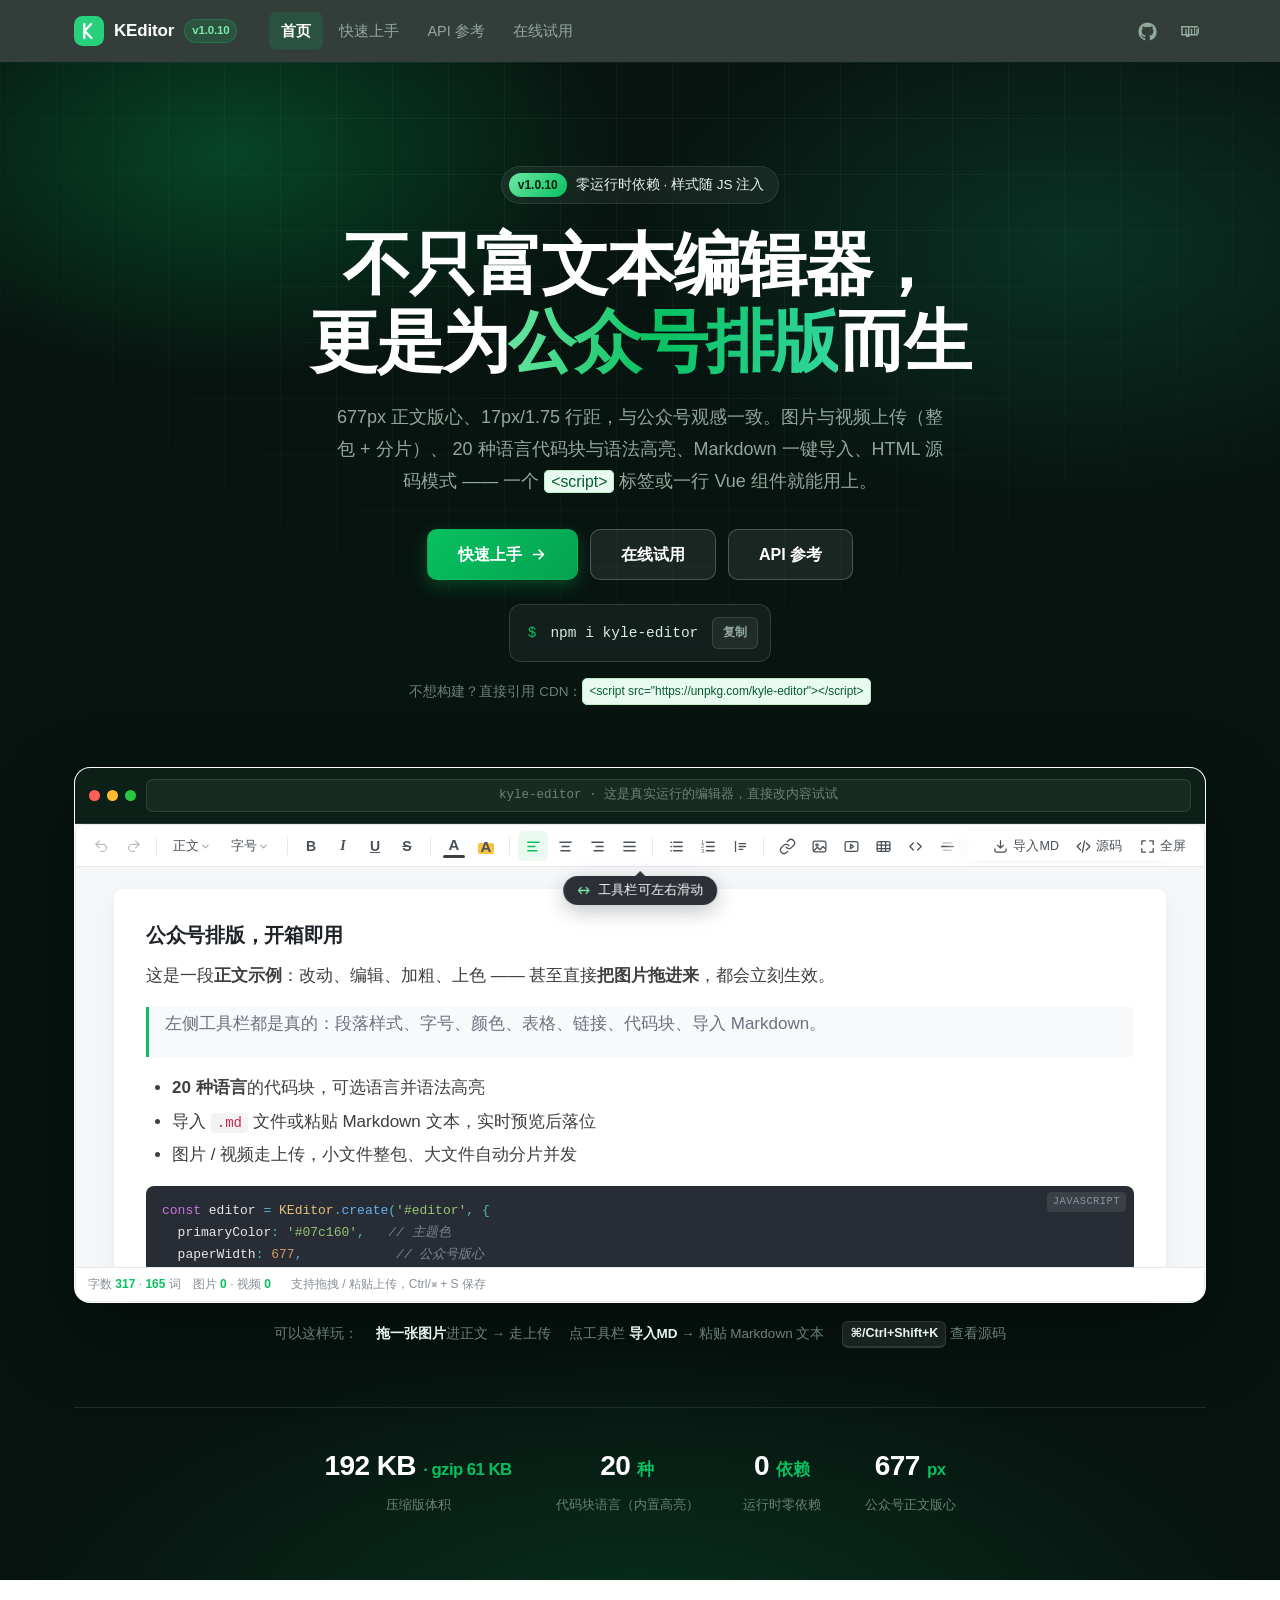
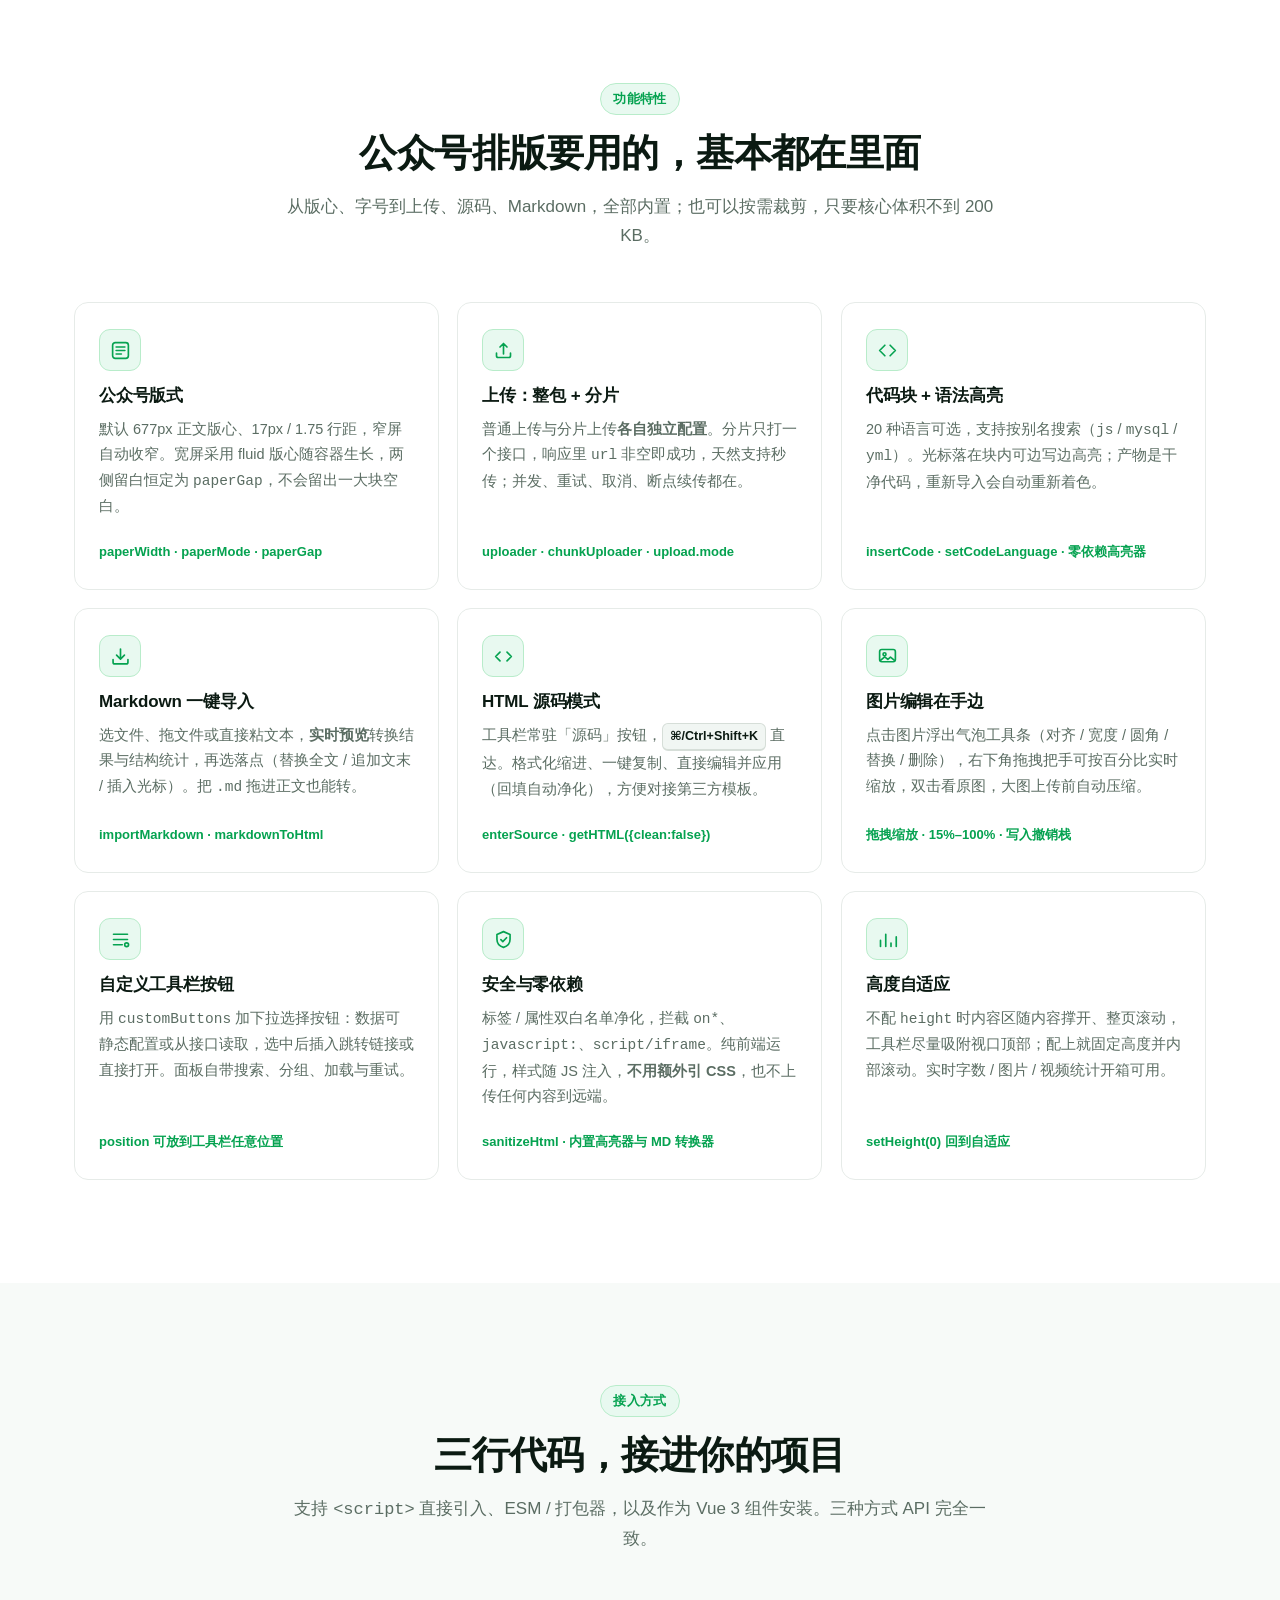
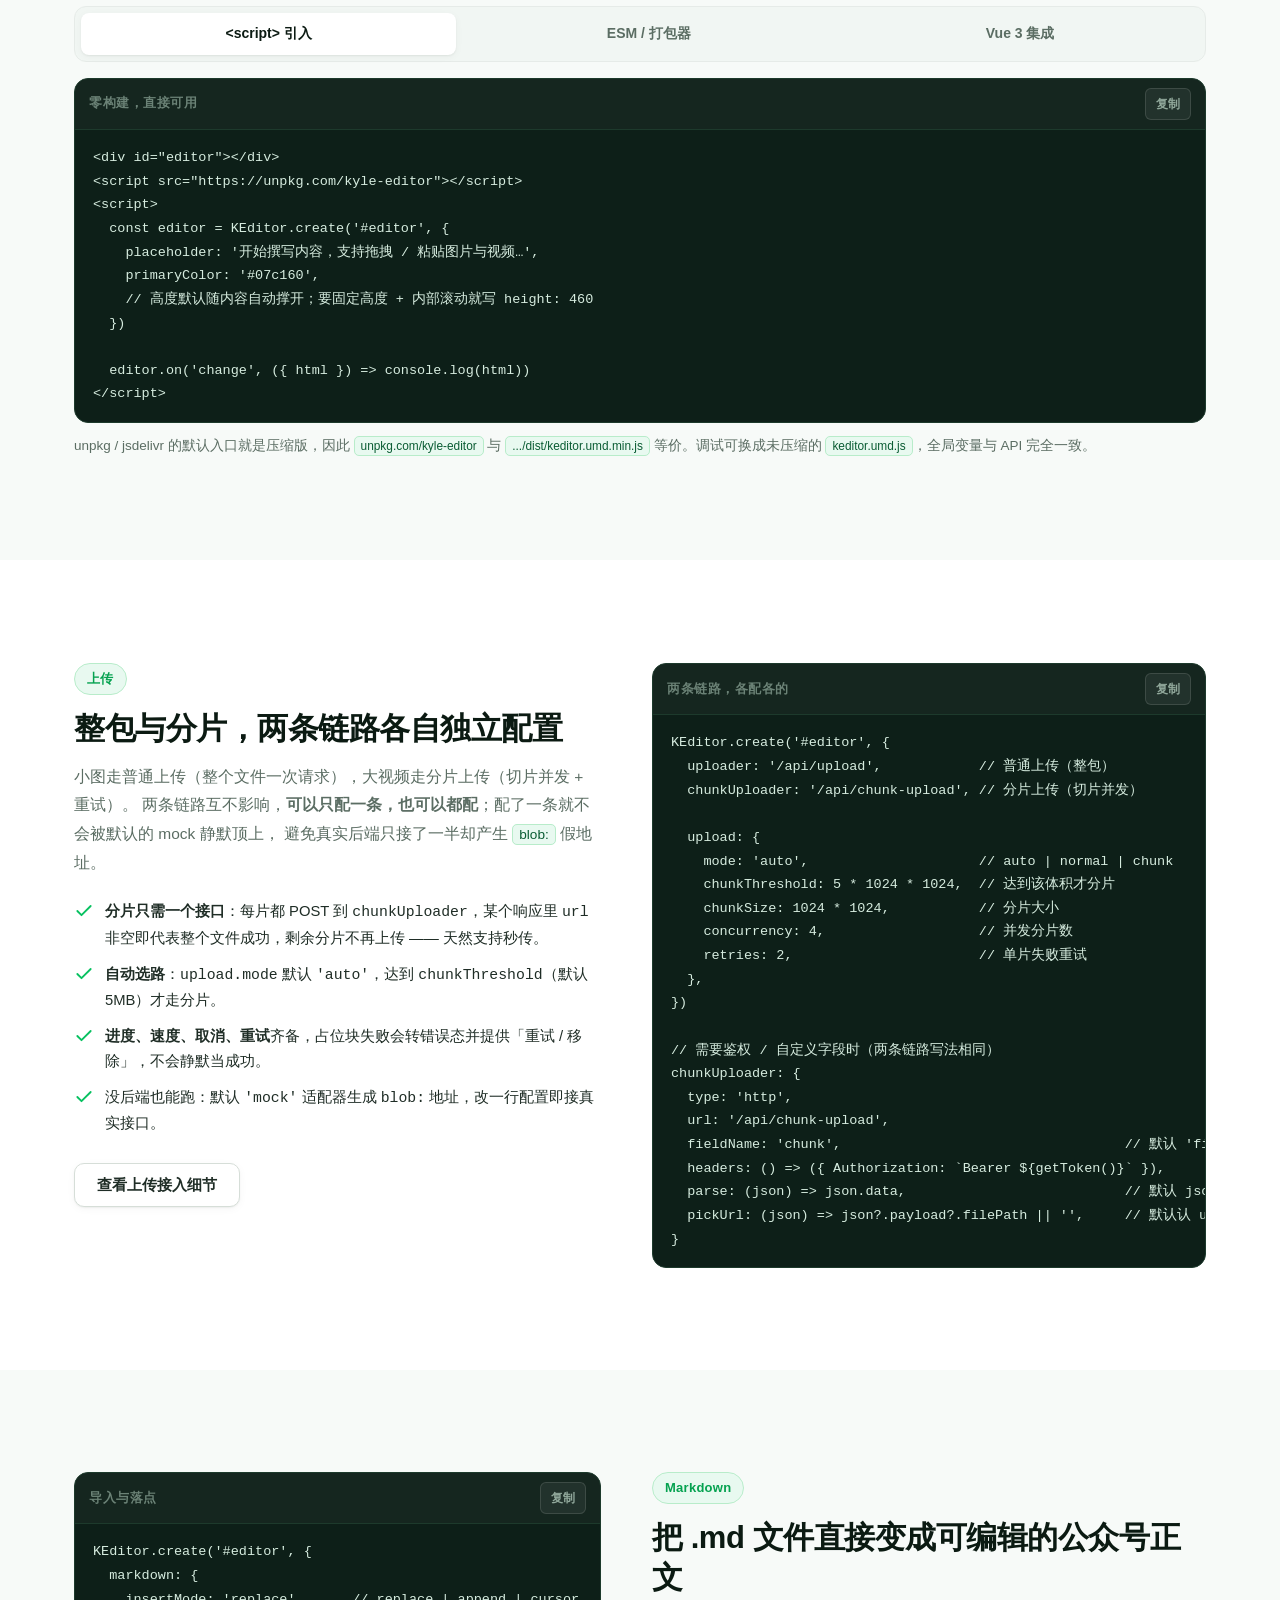
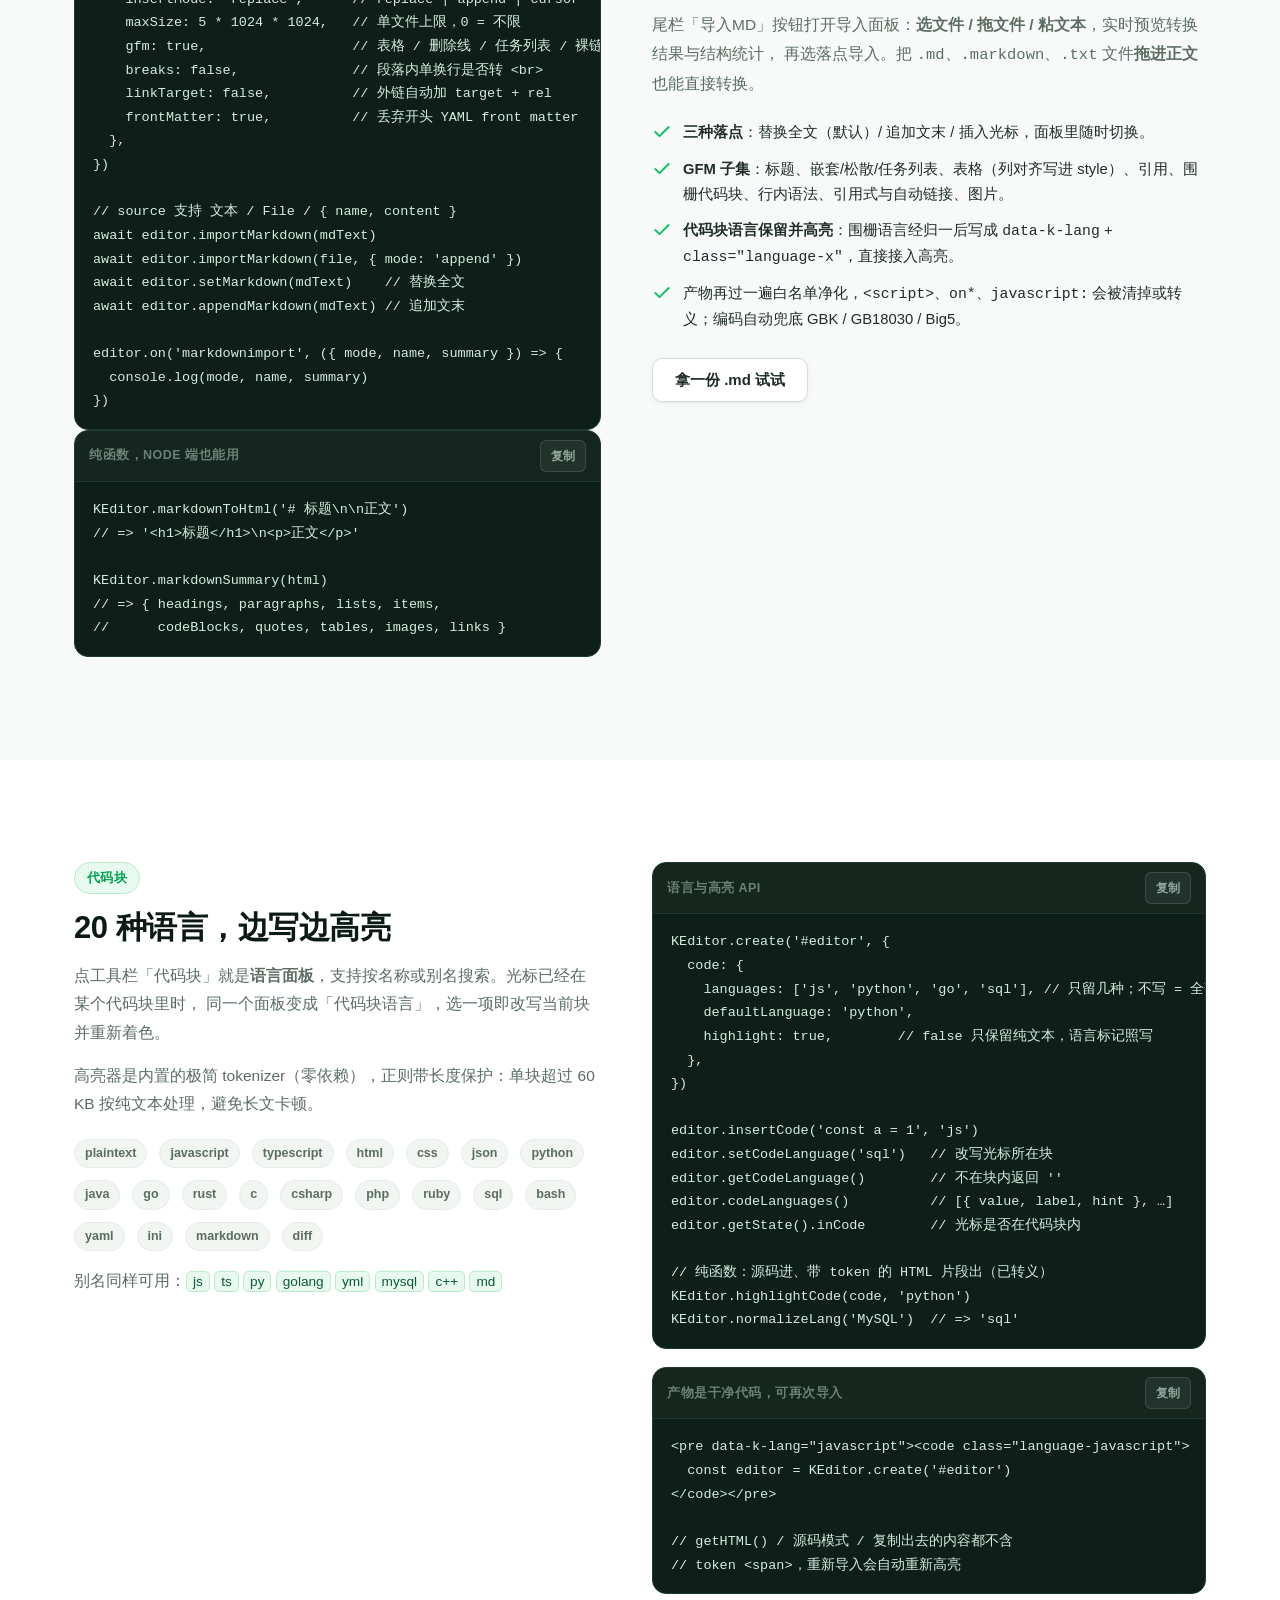
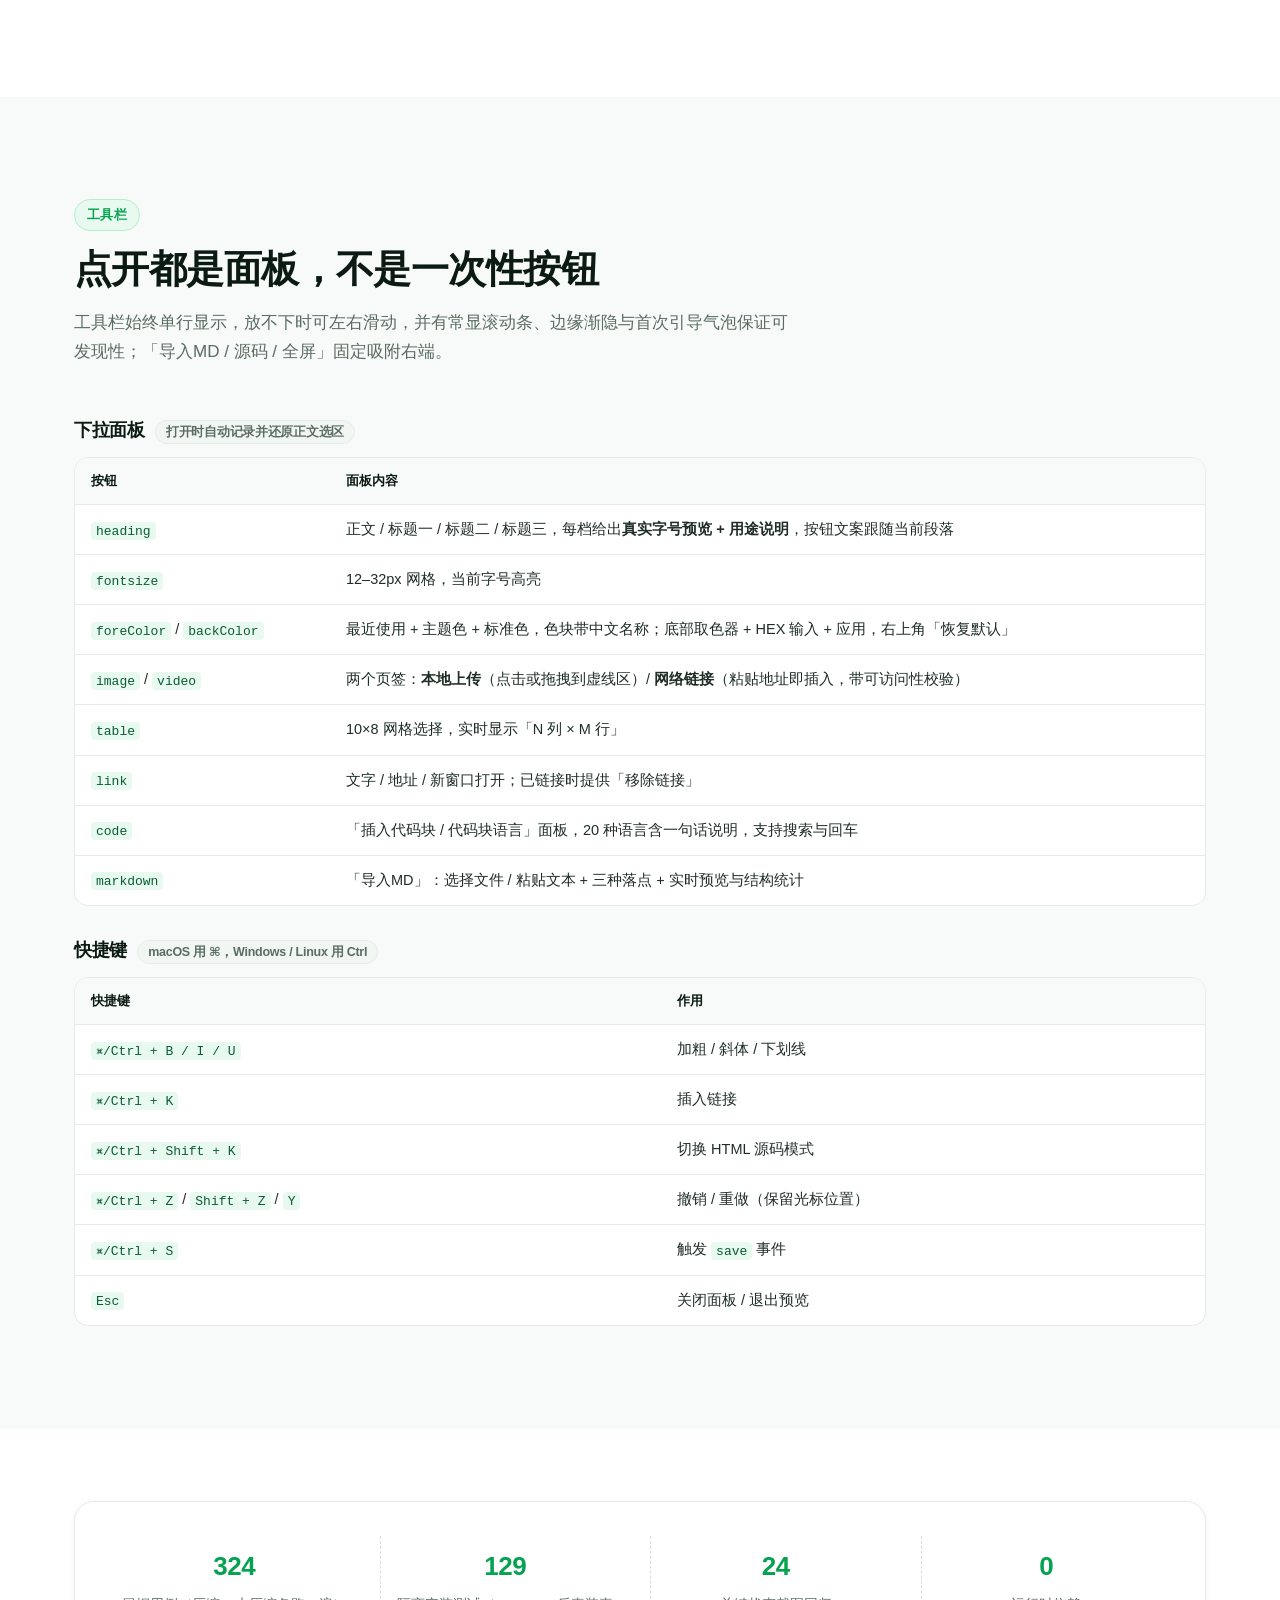
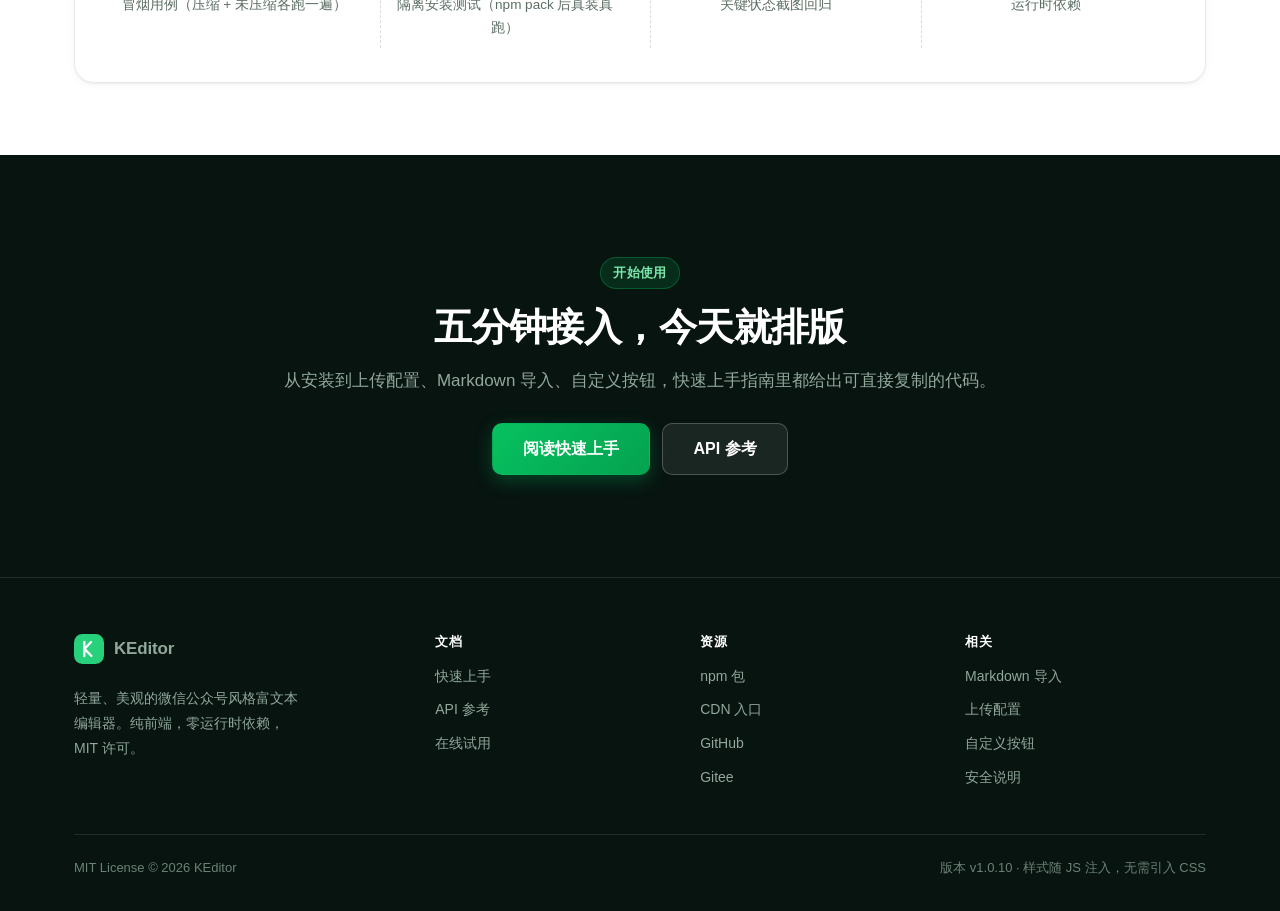
<file: index.html>
<!DOCTYPE html>
<html lang="zh-CN">
<head>
<meta charset="UTF-8">
<meta name="viewport" content="width=device-width, initial-scale=1">
<title>KEditor · 公众号风格富文本编辑器</title>
<meta name="description" content="KEditor 是一个轻量、美观的微信公众号风格富文本编辑器。纯前端、零运行时依赖，支持图片/视频分片上传、20 种语言代码块与语法高亮、Markdown 导入、HTML 源码模式，可用 <script> 引入或作为 Vue 3 组件安装。">
<link rel="icon" href="data:image/svg+xml,%3Csvg xmlns='http://www.w3.org/2000/svg' viewBox='0 0 32 32'%3E%3Crect width='32' height='32' rx='8' fill='%2307c160'/%3E%3Ctext x='16' y='23' font-size='19' font-family='Helvetica,sans-serif' font-weight='700' fill='%23fff' text-anchor='middle'%3EK%3C/text%3E%3C/svg%3E">
<link rel="stylesheet" href="assets/css/base.css">
<link rel="stylesheet" href="assets/css/home.css">
</head>
<body>

<!-- ============================================================ 顶部导航 -->
<header class="site-header">
  <div class="container site-header__inner">
    <a class="brand" href="index.html">
      <svg class="brand__logo" viewBox="0 0 32 32" aria-hidden="true">
        <defs>
          <linearGradient id="kg" x1="0" y1="0" x2="32" y2="32">
            <stop offset="0" stop-color="#28d17c"></stop>
            <stop offset="1" stop-color="#05a250"></stop>
          </linearGradient>
        </defs>
        <rect width="32" height="32" rx="9" fill="url(#kg)"></rect>
        <path d="M11 8.5v15M11 16.2l7.2-7.7M11 15.6l7.6 7.9" stroke="#fff" stroke-width="2.4" stroke-linecap="round" stroke-linejoin="round" fill="none"></path>
      </svg>
      KEditor
      <span class="brand__ver">v1.0.10</span>
    </a>

    <nav class="nav">
      <a class="nav__link is-active" href="index.html">首页</a>
      <a class="nav__link" href="guide.html">快速上手</a>
      <a class="nav__link" href="api.html">API 参考</a>
      <a class="nav__link" href="playground.html">在线试用</a>
    </nav>

    <div class="site-header__actions">
      <a class="icon-link" href="https://github.com/kyle-xiaoku/kyle-editor" target="_blank" rel="noopener noreferrer" title="GitHub" aria-label="GitHub">
        <svg viewBox="0 0 24 24" fill="currentColor" aria-hidden="true"><path d="M12 .5A11.5 11.5 0 0 0 .5 12a11.5 11.5 0 0 0 7.86 10.92c.58.1.79-.25.79-.56v-2c-3.2.7-3.88-1.37-3.88-1.37-.53-1.34-1.3-1.7-1.3-1.7-1.06-.72.08-.7.08-.7 1.17.08 1.79 1.2 1.79 1.2 1.04 1.79 2.73 1.27 3.4.97.1-.75.4-1.27.74-1.56-2.55-.29-5.24-1.28-5.24-5.7 0-1.26.45-2.29 1.19-3.1-.12-.29-.52-1.46.11-3.05 0 0 .97-.31 3.18 1.18a11 11 0 0 1 5.8 0c2.2-1.49 3.17-1.18 3.17-1.18.63 1.59.23 2.76.12 3.05.74.81 1.18 1.84 1.18 3.1 0 4.43-2.69 5.4-5.25 5.69.41.36.78 1.06.78 2.14v3.17c0 .31.21.67.8.56A11.5 11.5 0 0 0 23.5 12 11.5 11.5 0 0 0 12 .5Z"></path></svg>
      </a>
      <a class="icon-link" href="https://www.npmjs.com/package/kyle-editor" target="_blank" rel="noopener noreferrer" title="npm" aria-label="npm">
        <svg viewBox="0 0 24 24" fill="currentColor" aria-hidden="true"><path d="M1.5 5h21v12.2h-10.4V19H7.6v-1.8H1.5V5Zm1.9 1.9v8.4h3.3V8.8h1.8v6.5h1.6V6.9H3.4Zm8.5 0v8.4h1.9V8.8h1.6v6.5h2.4V6.9h-5.9Zm7.2 0v8.4h1.6V8.8h1.5v6.5h1.7V6.9h-4.8Z"></path></svg>
      </a>
      <button class="nav-toggle" type="button" aria-expanded="false" aria-controls="site-drawer" aria-label="打开菜单">
        <svg viewBox="0 0 24 24" fill="none" stroke="currentColor" stroke-width="2" stroke-linecap="round" aria-hidden="true"><path d="M4 7h16M4 12h16M4 17h16"></path></svg>
      </button>
    </div>
  </div>
</header>

<nav class="drawer" id="site-drawer" aria-label="移动端导航">
  <a class="drawer__link is-active" href="index.html">首页</a>
  <a class="drawer__link" href="guide.html">快速上手</a>
  <a class="drawer__link" href="api.html">API 参考</a>
  <a class="drawer__link" href="playground.html">在线试用</a>
  <a class="drawer__link" href="https://github.com/kyle-xiaoku/kyle-editor" target="_blank" rel="noopener noreferrer">GitHub</a>
</nav>

<main>

<!-- ================================================================= Hero -->
<section class="hero">
  <div class="container hero__inner">
    <span class="hero__badge"><b>v1.0.10</b> 零运行时依赖 · 样式随 JS 注入</span>

    <h1 class="hero__title">不只富文本编辑器，<br>更是为<em>公众号排版</em>而生</h1>

    <p class="hero__lead">
      677px 正文版心、17px/1.75 行距，与公众号观感一致。图片与视频上传（整包 + 分片）、
      20 种语言代码块与语法高亮、Markdown 一键导入、HTML 源码模式 —— 一个
      <span class="inline-code">&lt;script&gt;</span> 标签或一行 Vue 组件就能用上。
    </p>

    <div class="hero__cta">
      <a class="btn btn--primary btn--lg" href="guide.html">
        快速上手
        <svg width="17" height="17" viewBox="0 0 24 24" fill="none" stroke="currentColor" stroke-width="2.4" stroke-linecap="round" stroke-linejoin="round" aria-hidden="true"><path d="M5 12h13M13 6l6 6-6 6"></path></svg>
      </a>
      <a class="btn btn--on-dark btn--lg" href="playground.html">在线试用</a>
      <a class="btn btn--on-dark btn--lg" href="api.html">API 参考</a>
    </div>

    <div class="hero__install">
      <div class="install-bar">
        <span class="install-bar__prompt">$</span>
        <span class="install-bar__cmd">npm i kyle-editor</span>
        <button class="copy-btn" type="button" data-copy="npm i kyle-editor">复制</button>
      </div>
    </div>

    <p class="hero__hint">
      不想构建？直接引用 CDN：<span class="inline-code">&lt;script src="https://unpkg.com/kyle-editor"&gt;&lt;/script&gt;</span>
    </p>

    <!-- 实机演示 -->
    <div class="playground reveal" id="playground">
      <div class="window">
        <div class="window__bar">
          <div class="window__dots"><i></i><i></i><i></i></div>
          <div class="window__url">kyle-editor · 这是真实运行的编辑器，直接改内容试试</div>
        </div>
        <div class="window__body">
          <div id="playground-editor"></div>
          <div class="playground__fallback" id="playground-fallback" hidden>正在载入编辑器…</div>
        </div>
      </div>
      <div class="playground__hint">
        <span>可以这样玩：</span>
        <span><b>拖一张图片</b>进正文 → 走上传</span>
        <span>点工具栏 <b>导入MD</b> → 粘贴 Markdown 文本</span>
        <span><kbd class="kbd">⌘/Ctrl+Shift+K</kbd> 查看源码</span>
      </div>
    </div>

    <div class="hero__stats">
      <div class="stat">
        <div class="stat__num">192 KB <span>· gzip 61 KB</span></div>
        <div class="stat__label">压缩版体积</div>
      </div>
      <div class="stat">
        <div class="stat__num">20 <span>种</span></div>
        <div class="stat__label">代码块语言（内置高亮）</div>
      </div>
      <div class="stat">
        <div class="stat__num">0 <span>依赖</span></div>
        <div class="stat__label">运行时零依赖</div>
      </div>
      <div class="stat">
        <div class="stat__num">677 <span>px</span></div>
        <div class="stat__label">公众号正文版心</div>
      </div>
    </div>
  </div>
</section>

<!-- ============================================================ 功能特性 -->
<section class="section">
  <div class="container">
    <div class="section-head section-head--center reveal">
      <span class="eyebrow">功能特性</span>
      <h2 class="section-title">公众号排版要用的，基本都在里面</h2>
      <p class="section-sub">从版心、字号到上传、源码、Markdown，全部内置；也可以按需裁剪，只要核心体积不到 200 KB。</p>
    </div>

    <div class="features">
      <article class="fcard reveal">
        <div class="fcard__icon"><svg viewBox="0 0 24 24" fill="none" stroke="currentColor" stroke-width="1.9" stroke-linecap="round" stroke-linejoin="round" aria-hidden="true"><rect x="3" y="3" width="18" height="18" rx="3"></rect><path d="M7 8h10M7 12h10M7 16h6"></path></svg></div>
        <h3>公众号版式</h3>
        <p>默认 677px 正文版心、17px / 1.75 行距，窄屏自动收窄。宽屏采用 fluid 版心随容器生长，两侧留白恒定为 <code>paperGap</code>，不会留出一大块空白。</p>
        <div class="fcard__meta">paperWidth · paperMode · paperGap</div>
      </article>

      <article class="fcard reveal">
        <div class="fcard__icon"><svg viewBox="0 0 24 24" fill="none" stroke="currentColor" stroke-width="1.9" stroke-linecap="round" stroke-linejoin="round" aria-hidden="true"><path d="M12 16V4M8 8l4-4 4 4"></path><path d="M4 15v3a2 2 0 0 0 2 2h12a2 2 0 0 0 2-2v-3"></path></svg></div>
        <h3>上传：整包 + 分片</h3>
        <p>普通上传与分片上传<strong>各自独立配置</strong>。分片只打一个接口，响应里 <code>url</code> 非空即成功，天然支持秒传；并发、重试、取消、断点续传都在。</p>
        <div class="fcard__meta">uploader · chunkUploader · upload.mode</div>
      </article>

      <article class="fcard reveal">
        <div class="fcard__icon"><svg viewBox="0 0 24 24" fill="none" stroke="currentColor" stroke-width="1.9" stroke-linecap="round" stroke-linejoin="round" aria-hidden="true"><path d="M9 18l-6-6 6-6M15 6l6 6-6 6"></path></svg></div>
        <h3>代码块 + 语法高亮</h3>
        <p>20 种语言可选，支持按别名搜索（<code>js</code> / <code>mysql</code> / <code>yml</code>）。光标落在块内可边写边高亮；产物是干净代码，重新导入会自动重新着色。</p>
        <div class="fcard__meta">insertCode · setCodeLanguage · 零依赖高亮器</div>
      </article>

      <article class="fcard reveal">
        <div class="fcard__icon"><svg viewBox="0 0 24 24" fill="none" stroke="currentColor" stroke-width="1.9" stroke-linecap="round" stroke-linejoin="round" aria-hidden="true"><path d="M12 3.5v11M7.5 10.5 12 15l4.5-4.5"></path><path d="M3.5 15.5v3a2 2 0 0 0 2 2h13a2 2 0 0 0 2-2v-3"></path></svg></div>
        <h3>Markdown 一键导入</h3>
        <p>选文件、拖文件或直接粘文本，<strong>实时预览</strong>转换结果与结构统计，再选落点（替换全文 / 追加文末 / 插入光标）。把 <code>.md</code> 拖进正文也能转。</p>
        <div class="fcard__meta">importMarkdown · markdownToHtml</div>
      </article>

      <article class="fcard reveal">
        <div class="fcard__icon"><svg viewBox="0 0 24 24" fill="none" stroke="currentColor" stroke-width="1.9" stroke-linecap="round" stroke-linejoin="round" aria-hidden="true"><path d="M8 17l-5-5 5-5M16 7l5 5-5 5"></path></svg></div>
        <h3>HTML 源码模式</h3>
        <p>工具栏常驻「源码」按钮，<kbd class="kbd">⌘/Ctrl+Shift+K</kbd> 直达。格式化缩进、一键复制、直接编辑并应用（回填自动净化），方便对接第三方模板。</p>
        <div class="fcard__meta">enterSource · getHTML({clean:false})</div>
      </article>

      <article class="fcard reveal">
        <div class="fcard__icon"><svg viewBox="0 0 24 24" fill="none" stroke="currentColor" stroke-width="1.9" stroke-linecap="round" stroke-linejoin="round" aria-hidden="true"><rect x="3" y="4" width="18" height="14" rx="2.5"></rect><circle cx="8.6" cy="9.4" r="1.7"></circle><path d="M4 16.5l4.8-4.2 3.6 3.1 3-2.6L20 16.5"></path></svg></div>
        <h3>图片编辑在手边</h3>
        <p>点击图片浮出气泡工具条（对齐 / 宽度 / 圆角 / 替换 / 删除），右下角拖拽把手可按百分比实时缩放，双击看原图，大图上传前自动压缩。</p>
        <div class="fcard__meta">拖拽缩放 · 15%–100% · 写入撤销栈</div>
      </article>

      <article class="fcard reveal">
        <div class="fcard__icon"><svg viewBox="0 0 24 24" fill="none" stroke="currentColor" stroke-width="1.9" stroke-linecap="round" stroke-linejoin="round" aria-hidden="true"><path d="M4 6h16M4 12h16M4 18h10"></path><circle cx="19" cy="18" r="2.2"></circle></svg></div>
        <h3>自定义工具栏按钮</h3>
        <p>用 <code>customButtons</code> 加下拉选择按钮：数据可静态配置或从接口读取，选中后插入跳转链接或直接打开。面板自带搜索、分组、加载与重试。</p>
        <div class="fcard__meta">position 可放到工具栏任意位置</div>
      </article>

      <article class="fcard reveal">
        <div class="fcard__icon"><svg viewBox="0 0 24 24" fill="none" stroke="currentColor" stroke-width="1.9" stroke-linecap="round" stroke-linejoin="round" aria-hidden="true"><path d="M12 3l7.5 3.4v5.2c0 4.4-3 8-7.5 9.4-4.5-1.4-7.5-5-7.5-9.4V6.4L12 3Z"></path><path d="M9 12.2l2.2 2.2L15.5 10"></path></svg></div>
        <h3>安全与零依赖</h3>
        <p>标签 / 属性双白名单净化，拦截 <code>on*</code>、<code>javascript:</code>、<code>script/iframe</code>。纯前端运行，样式随 JS 注入，<strong>不用额外引 CSS</strong>，也不上传任何内容到远端。</p>
        <div class="fcard__meta">sanitizeHtml · 内置高亮器与 MD 转换器</div>
      </article>

      <article class="fcard reveal">
        <div class="fcard__icon"><svg viewBox="0 0 24 24" fill="none" stroke="currentColor" stroke-width="1.9" stroke-linecap="round" stroke-linejoin="round" aria-hidden="true"><path d="M4 20v-7M10 20V6M16 20v-4M22 20V9"></path></svg></div>
        <h3>高度自适应</h3>
        <p>不配 <code>height</code> 时内容区随内容撑开、整页滚动，工具栏尽量吸附视口顶部；配上就固定高度并内部滚动。实时字数 / 图片 / 视频统计开箱可用。</p>
        <div class="fcard__meta">setHeight(0) 回到自适应</div>
      </article>
    </div>
  </div>
</section>

<!-- ======================================================== 三种接入方式 -->
<section class="section section--alt">
  <div class="container">
    <div class="section-head section-head--center reveal">
      <span class="eyebrow">接入方式</span>
      <h2 class="section-title">三行代码，接进你的项目</h2>
      <p class="section-sub">支持 <code>&lt;script&gt;</code> 直接引入、ESM / 打包器，以及作为 Vue 3 组件安装。三种方式 API 完全一致。</p>
    </div>

    <div class="tabs reveal" data-tabs>
      <div class="tabs__list" role="tablist" aria-label="接入方式">
        <button class="tabs__btn" role="tab" id="tab-script" aria-controls="panel-script" aria-selected="true" type="button">&lt;script&gt; 引入</button>
        <button class="tabs__btn" role="tab" id="tab-esm" aria-controls="panel-esm" aria-selected="false" tabindex="-1" type="button">ESM / 打包器</button>
        <button class="tabs__btn" role="tab" id="tab-vue" aria-controls="panel-vue" aria-selected="false" tabindex="-1" type="button">Vue 3 集成</button>
      </div>

      <div class="tabs__panel" role="tabpanel" id="panel-script" aria-labelledby="tab-script">
        <div class="code-block">
          <div class="code-block__head">
            <span>零构建，直接可用</span>
            <button class="copy-btn" type="button">复制</button>
          </div>
<pre><code>&lt;div id="editor"&gt;&lt;/div&gt;
&lt;script src="https://unpkg.com/kyle-editor"&gt;&lt;/script&gt;
&lt;script&gt;
  const editor = KEditor.create('#editor', {
    placeholder: '开始撰写内容，支持拖拽 / 粘贴图片与视频…',
    primaryColor: '#07c160',
    // 高度默认随内容自动撑开；要固定高度 + 内部滚动就写 height: 460
  })

  editor.on('change', ({ html }) =&gt; console.log(html))
&lt;/script&gt;</code></pre>
        </div>
        <p class="tabs__note">unpkg / jsdelivr 的默认入口就是压缩版，因此 <span class="inline-code">unpkg.com/kyle-editor</span> 与 <span class="inline-code">.../dist/keditor.umd.min.js</span> 等价。调试可换成未压缩的 <span class="inline-code">keditor.umd.js</span>，全局变量与 API 完全一致。</p>
      </div>

      <div class="tabs__panel" role="tabpanel" id="panel-esm" aria-labelledby="tab-esm" hidden>
        <div class="code-block">
          <div class="code-block__head">
            <span>Vite / Webpack / Rollup / React</span>
            <button class="copy-btn" type="button">复制</button>
          </div>
<pre><code>npm i kyle-editor

import KEditor from 'kyle-editor'

const editor = KEditor.create('#editor')   // 高度默认自适应内容

// 需要时按需取纯函数，不依赖实例
import { sanitizeHtml, markdownToHtml, highlightCode } from 'kyle-editor'</code></pre>
        </div>
        <p class="tabs__note">包内自带 TypeScript 声明，<span class="inline-code">import KEditor from 'kyle-editor'</span> 即有完整类型提示，无需额外安装 <span class="inline-code">@types</span>。</p>
      </div>

      <div class="tabs__panel" role="tabpanel" id="panel-vue" aria-labelledby="tab-vue" hidden>
        <div class="code-block">
          <div class="code-block__head">
            <span>Vue 3 插件 / 组件</span>
            <button class="copy-btn" type="button">复制</button>
          </div>
<pre><code>// main.js
import { createApp } from 'vue'
import KEditorVue from 'kyle-editor/vue'

createApp(App).use(KEditorVue).mount('#app')</code></pre>
        </div>
        <div class="code-block">
          <div class="code-block__head">
            <span>组件用法</span>
            <button class="copy-btn" type="button">复制</button>
          </div>
<pre><code>&lt;template&gt;
  &lt;k-editor v-model="form.content" :options="options" :disabled="saving" @upload="onUpload" /&gt;
&lt;/template&gt;

&lt;script setup&gt;
import { ref } from 'vue'

const form = ref({ content: '' })
const options = {
  height: 420,                          // 不写 = 自适应内容高度
  uploader: '/api/upload',              // 普通上传：整个文件一次请求
  chunkUploader: '/api/chunk-upload',   // 分片上传：大文件自动切片（≥ 5MB）
  upload: { mode: 'auto', chunkSize: 5 * 1024 * 1024, concurrency: 4 },
}
const onUpload = (payload) =&gt; console.log(payload.stage, payload.percent)
&lt;/script&gt;</code></pre>
        </div>
        <p class="tabs__note"><span class="inline-code">kyle-editor/vue</span> 的默认导出就是组件本身（自带 <span class="inline-code">install</span>），所以 <span class="inline-code">app.use()</span> 与直接当组件用两种写法等价；只想显式拿插件时用 <span class="inline-code">import { KEditorPlugin }</span>。</p>
      </div>
    </div>
  </div>
</section>

<!-- ============================================================== 上传 -->
<section class="section">
  <div class="container">
    <div class="split">
      <div class="split__text reveal">
        <span class="eyebrow">上传</span>
        <h2 class="split__title">整包与分片，两条链路各自独立配置</h2>
        <p>
          小图走普通上传（整个文件一次请求），大视频走分片上传（切片并发 + 重试）。
          两条链路互不影响，<strong>可以只配一条，也可以都配</strong>；配了一条就不会被默认的 mock 静默顶上，
          避免真实后端只接了一半却产生 <span class="inline-code">blob:</span> 假地址。
        </p>
        <ul class="checklist">
          <li>
            <svg viewBox="0 0 24 24" fill="none" stroke="currentColor" stroke-width="2.2" stroke-linecap="round" stroke-linejoin="round" aria-hidden="true"><path d="M20 6L9 17l-5-5"></path></svg>
            <span><strong>分片只需一个接口</strong>：每片都 POST 到 <code>chunkUploader</code>，某个响应里 <code>url</code> 非空即代表整个文件成功，剩余分片不再上传 —— 天然支持秒传。</span>
          </li>
          <li>
            <svg viewBox="0 0 24 24" fill="none" stroke="currentColor" stroke-width="2.2" stroke-linecap="round" stroke-linejoin="round" aria-hidden="true"><path d="M20 6L9 17l-5-5"></path></svg>
            <span><strong>自动选路</strong>：<code>upload.mode</code> 默认 <code>'auto'</code>，达到 <code>chunkThreshold</code>（默认 5MB）才走分片。</span>
          </li>
          <li>
            <svg viewBox="0 0 24 24" fill="none" stroke="currentColor" stroke-width="2.2" stroke-linecap="round" stroke-linejoin="round" aria-hidden="true"><path d="M20 6L9 17l-5-5"></path></svg>
            <span><strong>进度、速度、取消、重试</strong>齐备，占位块失败会转错误态并提供「重试 / 移除」，不会静默当成功。</span>
          </li>
          <li>
            <svg viewBox="0 0 24 24" fill="none" stroke="currentColor" stroke-width="2.2" stroke-linecap="round" stroke-linejoin="round" aria-hidden="true"><path d="M20 6L9 17l-5-5"></path></svg>
            <span>没后端也能跑：默认 <code>'mock'</code> 适配器生成 <code>blob:</code> 地址，改一行配置即接真实接口。</span>
          </li>
        </ul>
        <div class="btn-row" style="margin-top:26px">
          <a class="btn btn--ghost" href="guide.html#upload">查看上传接入细节</a>
        </div>
      </div>

      <div class="reveal">
        <div class="code-block">
          <div class="code-block__head">
            <span>两条链路，各配各的</span>
            <button class="copy-btn" type="button">复制</button>
          </div>
<pre><code>KEditor.create('#editor', {
  uploader: '/api/upload',            // 普通上传（整包）
  chunkUploader: '/api/chunk-upload', // 分片上传（切片并发）

  upload: {
    mode: 'auto',                     // auto | normal | chunk
    chunkThreshold: 5 * 1024 * 1024,  // 达到该体积才分片
    chunkSize: 1024 * 1024,           // 分片大小
    concurrency: 4,                   // 并发分片数
    retries: 2,                       // 单片失败重试
  },
})

// 需要鉴权 / 自定义字段时（两条链路写法相同）
chunkUploader: {
  type: 'http',
  url: '/api/chunk-upload',
  fieldName: 'chunk',                                   // 默认 'file'
  headers: () =&gt; ({ Authorization: `Bearer ${getToken()}` }),
  parse: (json) =&gt; json.data,                           // 默认 json.data ?? json
  pickUrl: (json) =&gt; json?.payload?.filePath || '',     // 默认认 url / fileUrl / src
}</code></pre>
        </div>
      </div>
    </div>
  </div>
</section>

<!-- ==================================================== Markdown 导入 -->
<section class="section section--alt">
  <div class="container">
    <div class="split split--reverse">
      <div class="split__text reveal">
        <span class="eyebrow">Markdown</span>
        <h2 class="split__title">把 .md 文件直接变成可编辑的公众号正文</h2>
        <p>
          尾栏「导入MD」按钮打开导入面板：<strong>选文件 / 拖文件 / 粘文本</strong>，实时预览转换结果与结构统计，
          再选落点导入。把 <code>.md</code>、<code>.markdown</code>、<code>.txt</code> 文件<strong>拖进正文</strong>也能直接转换。
        </p>
        <ul class="checklist">
          <li>
            <svg viewBox="0 0 24 24" fill="none" stroke="currentColor" stroke-width="2.2" stroke-linecap="round" stroke-linejoin="round" aria-hidden="true"><path d="M20 6L9 17l-5-5"></path></svg>
            <span><strong>三种落点</strong>：替换全文（默认）/ 追加文末 / 插入光标，面板里随时切换。</span>
          </li>
          <li>
            <svg viewBox="0 0 24 24" fill="none" stroke="currentColor" stroke-width="2.2" stroke-linecap="round" stroke-linejoin="round" aria-hidden="true"><path d="M20 6L9 17l-5-5"></path></svg>
            <span><strong>GFM 子集</strong>：标题、嵌套/松散/任务列表、表格（列对齐写进 style）、引用、围栅代码块、行内语法、引用式与自动链接、图片。</span>
          </li>
          <li>
            <svg viewBox="0 0 24 24" fill="none" stroke="currentColor" stroke-width="2.2" stroke-linecap="round" stroke-linejoin="round" aria-hidden="true"><path d="M20 6L9 17l-5-5"></path></svg>
            <span><strong>代码块语言保留并高亮</strong>：围栅语言经归一后写成 <code>data-k-lang</code> + <code>class="language-x"</code>，直接接入高亮。</span>
          </li>
          <li>
            <svg viewBox="0 0 24 24" fill="none" stroke="currentColor" stroke-width="2.2" stroke-linecap="round" stroke-linejoin="round" aria-hidden="true"><path d="M20 6L9 17l-5-5"></path></svg>
            <span>产物再过一遍白名单净化，<code>&lt;script&gt;</code>、<code>on*</code>、<code>javascript:</code> 会被清掉或转义；编码自动兜底 GBK / GB18030 / Big5。</span>
          </li>
        </ul>
        <div class="btn-row" style="margin-top:26px">
          <a class="btn btn--ghost" href="playground.html">拿一份 .md 试试</a>
        </div>
      </div>

      <div class="reveal">
        <div class="code-block">
          <div class="code-block__head">
            <span>导入与落点</span>
            <button class="copy-btn" type="button">复制</button>
          </div>
<pre><code>KEditor.create('#editor', {
  markdown: {
    insertMode: 'replace',      // replace | append | cursor
    maxSize: 5 * 1024 * 1024,   // 单文件上限，0 = 不限
    gfm: true,                  // 表格 / 删除线 / 任务列表 / 裸链接
    breaks: false,              // 段落内单换行是否转 &lt;br&gt;
    linkTarget: false,          // 外链自动加 target + rel
    frontMatter: true,          // 丢弃开头 YAML front matter
  },
})

// source 支持 文本 / File / { name, content }
await editor.importMarkdown(mdText)
await editor.importMarkdown(file, { mode: 'append' })
await editor.setMarkdown(mdText)    // 替换全文
await editor.appendMarkdown(mdText) // 追加文末

editor.on('markdownimport', ({ mode, name, summary }) =&gt; {
  console.log(mode, name, summary)
})</code></pre>
        </div>
        <div class="code-block">
          <div class="code-block__head">
            <span>纯函数，Node 端也能用</span>
            <button class="copy-btn" type="button">复制</button>
          </div>
<pre><code>KEditor.markdownToHtml('# 标题\n\n正文')
// =&gt; '&lt;h1&gt;标题&lt;/h1&gt;\n&lt;p&gt;正文&lt;/p&gt;'

KEditor.markdownSummary(html)
// =&gt; { headings, paragraphs, lists, items,
//      codeBlocks, quotes, tables, images, links }</code></pre>
        </div>
      </div>
    </div>
  </div>
</section>

<!-- ======================================================== 代码块高亮 -->
<section class="section">
  <div class="container">
    <div class="split">
      <div class="split__text reveal">
        <span class="eyebrow">代码块</span>
        <h2 class="split__title">20 种语言，边写边高亮</h2>
        <p>
          点工具栏「代码块」就是<strong>语言面板</strong>，支持按名称或别名搜索。光标已经在某个代码块里时，
          同一个面板变成「代码块语言」，选一项即改写当前块并重新着色。
        </p>
        <p style="margin-top:14px">
          高亮器是内置的极简 tokenizer（零依赖），正则带长度保护：单块超过 60 KB 按纯文本处理，避免长文卡顿。
        </p>
        <div class="btn-row" style="margin-top:20px">
          <span class="tag-pill">plaintext</span>
          <span class="tag-pill">javascript</span>
          <span class="tag-pill">typescript</span>
          <span class="tag-pill">html</span>
          <span class="tag-pill">css</span>
          <span class="tag-pill">json</span>
          <span class="tag-pill">python</span>
          <span class="tag-pill">java</span>
          <span class="tag-pill">go</span>
          <span class="tag-pill">rust</span>
          <span class="tag-pill">c</span>
          <span class="tag-pill">csharp</span>
          <span class="tag-pill">php</span>
          <span class="tag-pill">ruby</span>
          <span class="tag-pill">sql</span>
          <span class="tag-pill">bash</span>
          <span class="tag-pill">yaml</span>
          <span class="tag-pill">ini</span>
          <span class="tag-pill">markdown</span>
          <span class="tag-pill">diff</span>
        </div>
        <p class="tabs__note" style="margin-top:16px">
          别名同样可用：<span class="inline-code">js</span>
          <span class="inline-code">ts</span>
          <span class="inline-code">py</span>
          <span class="inline-code">golang</span>
          <span class="inline-code">yml</span>
          <span class="inline-code">mysql</span>
          <span class="inline-code">c++</span>
          <span class="inline-code">md</span>
        </p>
      </div>

      <div class="reveal">
        <div class="code-block">
          <div class="code-block__head">
            <span>语言与高亮 API</span>
            <button class="copy-btn" type="button">复制</button>
          </div>
<pre><code>KEditor.create('#editor', {
  code: {
    languages: ['js', 'python', 'go', 'sql'], // 只留几种；不写 = 全部
    defaultLanguage: 'python',
    highlight: true,        // false 只保留纯文本，语言标记照写
  },
})

editor.insertCode('const a = 1', 'js')
editor.setCodeLanguage('sql')   // 改写光标所在块
editor.getCodeLanguage()        // 不在块内返回 ''
editor.codeLanguages()          // [{ value, label, hint }, …]
editor.getState().inCode        // 光标是否在代码块内

// 纯函数：源码进、带 token 的 HTML 片段出（已转义）
KEditor.highlightCode(code, 'python')
KEditor.normalizeLang('MySQL')  // =&gt; 'sql'</code></pre>
        </div>
        <div class="code-block" style="margin-top:18px">
          <div class="code-block__head">
            <span>产物是干净代码，可再次导入</span>
            <button class="copy-btn" type="button">复制</button>
          </div>
<pre><code>&lt;pre data-k-lang="javascript"&gt;&lt;code class="language-javascript"&gt;
  const editor = KEditor.create('#editor')
&lt;/code&gt;&lt;/pre&gt;

// getHTML() / 源码模式 / 复制出去的内容都不含
// token &lt;span&gt;，重新导入会自动重新高亮</code></pre>
        </div>
      </div>
    </div>
  </div>
</section>

<!-- =========================================================== 面板一览 -->
<section class="section section--alt">
  <div class="container">
    <div class="section-head reveal">
      <span class="eyebrow">工具栏</span>
      <h2 class="section-title">点开都是面板，不是一次性按钮</h2>
      <p class="section-sub">工具栏始终单行显示，放不下时可左右滑动，并有常显滚动条、边缘渐隐与首次引导气泡保证可发现性；「导入MD / 源码 / 全屏」固定吸附右端。</p>
    </div>

    <div class="matrix-block reveal">
      <h3>下拉面板 <span class="tag-pill">打开时自动记录并还原正文选区</span></h3>
      <div class="table-wrap">
        <table class="data">
          <thead>
            <tr><th>按钮</th><th>面板内容</th></tr>
          </thead>
          <tbody>
            <tr><td><code>heading</code></td><td>正文 / 标题一 / 标题二 / 标题三，每档给出<strong>真实字号预览 + 用途说明</strong>，按钮文案跟随当前段落</td></tr>
            <tr><td><code>fontsize</code></td><td>12–32px 网格，当前字号高亮</td></tr>
            <tr><td><code>foreColor</code> / <code>backColor</code></td><td>最近使用 + 主题色 + 标准色，色块带中文名称；底部取色器 + HEX 输入 + 应用，右上角「恢复默认」</td></tr>
            <tr><td><code>image</code> / <code>video</code></td><td>两个页签：<strong>本地上传</strong>（点击或拖拽到虚线区）/ <strong>网络链接</strong>（粘贴地址即插入，带可访问性校验）</td></tr>
            <tr><td><code>table</code></td><td>10×8 网格选择，实时显示「N 列 × M 行」</td></tr>
            <tr><td><code>link</code></td><td>文字 / 地址 / 新窗口打开；已链接时提供「移除链接」</td></tr>
            <tr><td><code>code</code></td><td>「插入代码块 / 代码块语言」面板，20 种语言含一句话说明，支持搜索与回车</td></tr>
            <tr><td><code>markdown</code></td><td>「导入MD」：选择文件 / 粘贴文本 + 三种落点 + 实时预览与结构统计</td></tr>
          </tbody>
        </table>
      </div>
    </div>

    <div class="matrix-block reveal">
      <h3>快捷键 <span class="tag-pill">macOS 用 ⌘，Windows / Linux 用 Ctrl</span></h3>
      <div class="table-wrap">
        <table class="data">
          <thead>
            <tr><th>快捷键</th><th>作用</th></tr>
          </thead>
          <tbody>
            <tr><td><code>⌘/Ctrl + B / I / U</code></td><td>加粗 / 斜体 / 下划线</td></tr>
            <tr><td><code>⌘/Ctrl + K</code></td><td>插入链接</td></tr>
            <tr><td><code>⌘/Ctrl + Shift + K</code></td><td>切换 HTML 源码模式</td></tr>
            <tr><td><code>⌘/Ctrl + Z</code> / <code>Shift + Z</code> / <code>Y</code></td><td>撤销 / 重做（保留光标位置）</td></tr>
            <tr><td><code>⌘/Ctrl + S</code></td><td>触发 <code>save</code> 事件</td></tr>
            <tr><td><code>Esc</code></td><td>关闭面板 / 退出预览</td></tr>
          </tbody>
        </table>
      </div>
    </div>
  </div>
</section>

<!-- =========================================================== 数字条 -->
<section class="section section--tight">
  <div class="container">
    <div class="quote-band reveal">
      <div class="quote-band__item">
        <div class="quote-band__num">324</div>
        <div class="quote-band__label">冒烟用例（压缩 + 未压缩各跑一遍）</div>
      </div>
      <div class="quote-band__item">
        <div class="quote-band__num">129</div>
        <div class="quote-band__label">隔离安装测试（npm pack 后真装真跑）</div>
      </div>
      <div class="quote-band__item">
        <div class="quote-band__num">24</div>
        <div class="quote-band__label">关键状态截图回归</div>
      </div>
      <div class="quote-band__item">
        <div class="quote-band__num">0</div>
        <div class="quote-band__label">运行时依赖</div>
      </div>
    </div>
  </div>
</section>

<!-- ============================================================== CTA -->
<section class="section section--dark">
  <div class="container">
    <div class="section-head section-head--center reveal" style="margin-bottom:0">
      <span class="eyebrow">开始使用</span>
      <h2 class="section-title">五分钟接入，今天就排版</h2>
      <p class="section-sub">从安装到上传配置、Markdown 导入、自定义按钮，快速上手指南里都给出可直接复制的代码。</p>
      <div class="btn-row btn-row--center" style="margin-top:28px">
        <a class="btn btn--primary btn--lg" href="guide.html">阅读快速上手</a>
        <a class="btn btn--on-dark btn--lg" href="api.html">API 参考</a>
      </div>
    </div>
  </div>
</section>

</main>

<!-- ============================================================== 页脚 -->
<footer class="site-footer">
  <div class="container">
    <div class="site-footer__grid">
      <div class="site-footer__brand">
        <a class="brand" href="index.html">
          <svg class="brand__logo" viewBox="0 0 32 32" aria-hidden="true">
            <rect width="32" height="32" rx="9" fill="url(#kg)"></rect>
            <path d="M11 8.5v15M11 16.2l7.2-7.7M11 15.6l7.6 7.9" stroke="#fff" stroke-width="2.4" stroke-linecap="round" stroke-linejoin="round" fill="none"></path>
          </svg>
          KEditor
        </a>
        <p>轻量、美观的微信公众号风格富文本编辑器。纯前端，零运行时依赖，MIT 许可。</p>
      </div>

      <div>
        <h4>文档</h4>
        <ul>
          <li><a href="guide.html">快速上手</a></li>
          <li><a href="api.html">API 参考</a></li>
          <li><a href="playground.html">在线试用</a></li>
        </ul>
      </div>

      <div>
        <h4>资源</h4>
        <ul>
          <li><a href="https://www.npmjs.com/package/kyle-editor" target="_blank" rel="noopener noreferrer">npm 包</a></li>
          <li><a href="https://unpkg.com/kyle-editor" target="_blank" rel="noopener noreferrer">CDN 入口</a></li>
          <li><a href="https://github.com/kyle-xiaoku/kyle-editor" target="_blank" rel="noopener noreferrer">GitHub</a></li>
          <li><a href="https://gitee.com/xiaokudong/kyle-editor" target="_blank" rel="noopener noreferrer">Gitee</a></li>
        </ul>
      </div>

      <div>
        <h4>相关</h4>
        <ul>
          <li><a href="guide.html#markdown">Markdown 导入</a></li>
          <li><a href="guide.html#upload">上传配置</a></li>
          <li><a href="api.html#custom-buttons">自定义按钮</a></li>
          <li><a href="api.html#security">安全说明</a></li>
        </ul>
      </div>
    </div>

    <div class="site-footer__bottom">
      <span>MIT License © 2026 KEditor</span>
      <span>版本 v1.0.10 · 样式随 JS 注入，无需引入 CSS</span>
    </div>
  </div>
</footer>

<script src="assets/keditor/keditor.umd.min.js" defer></script>
<script src="assets/js/site.js" defer></script>
</body>
</html>
</file>
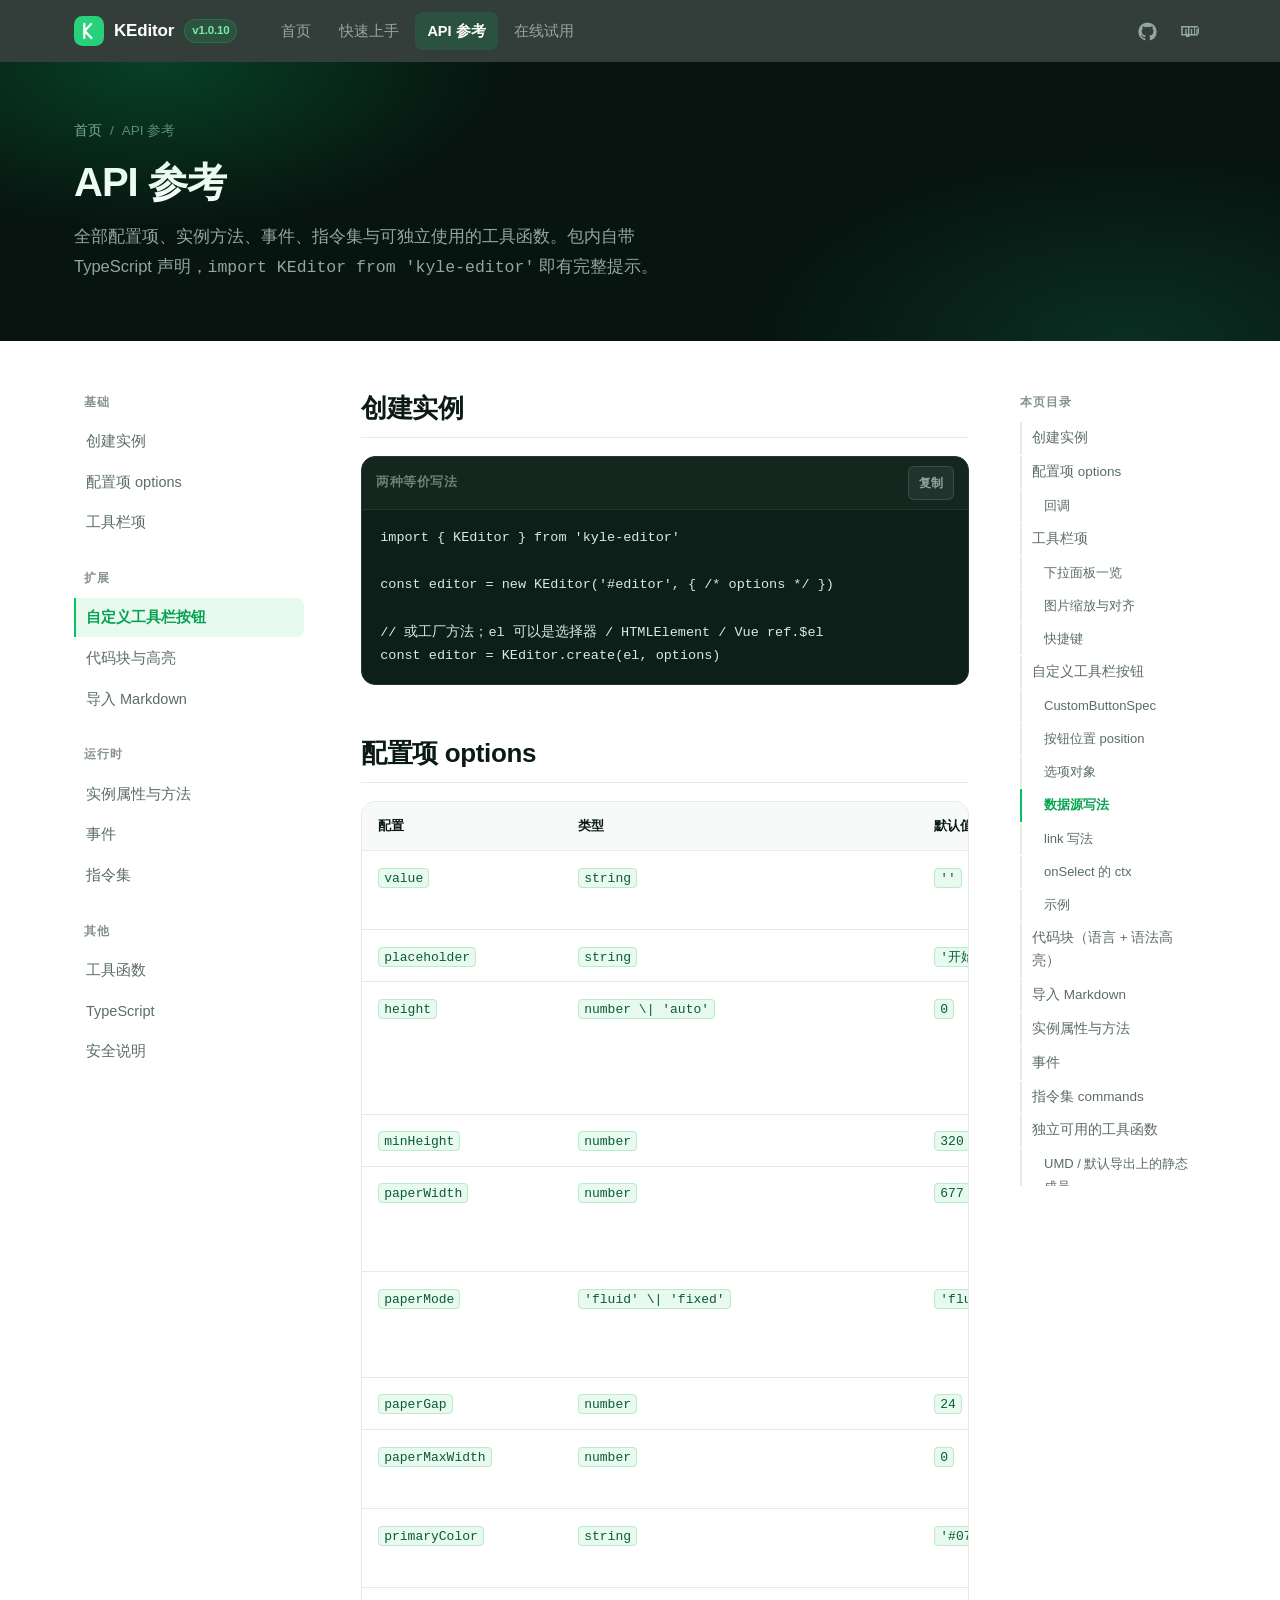
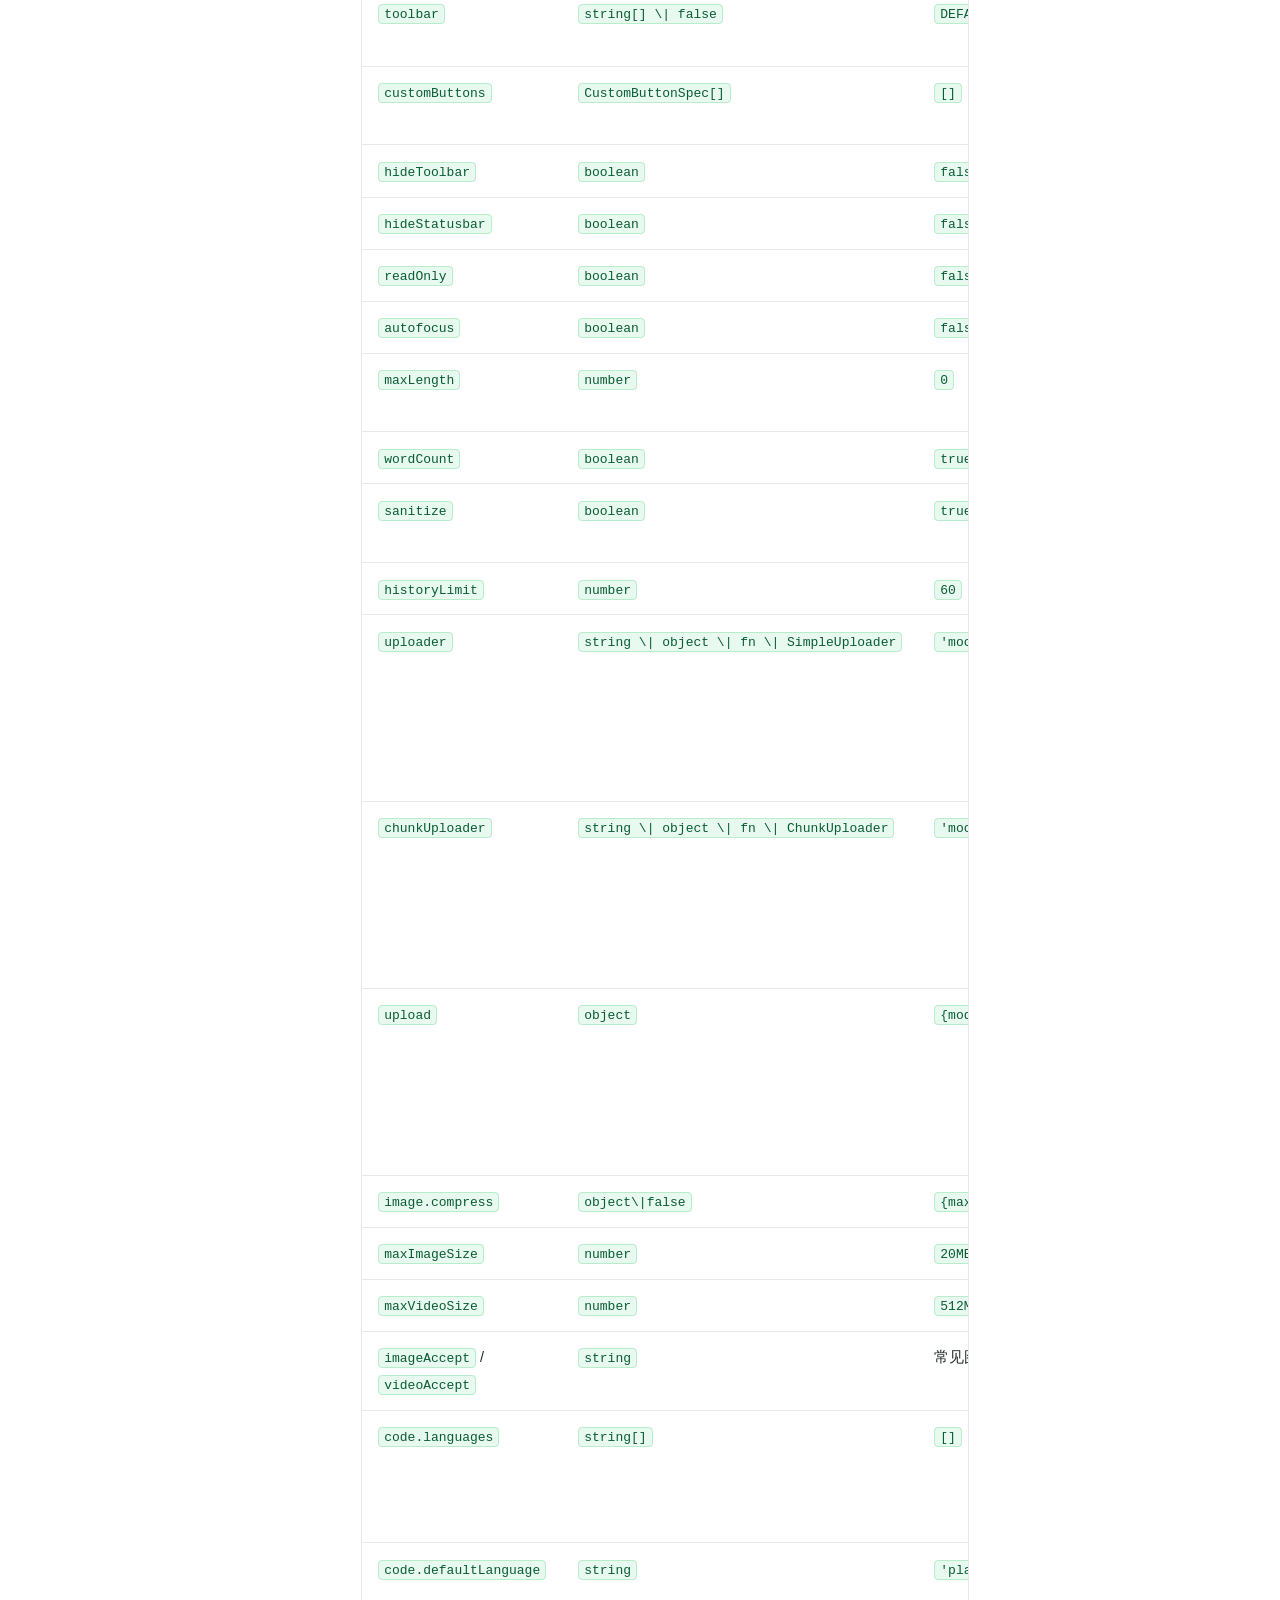
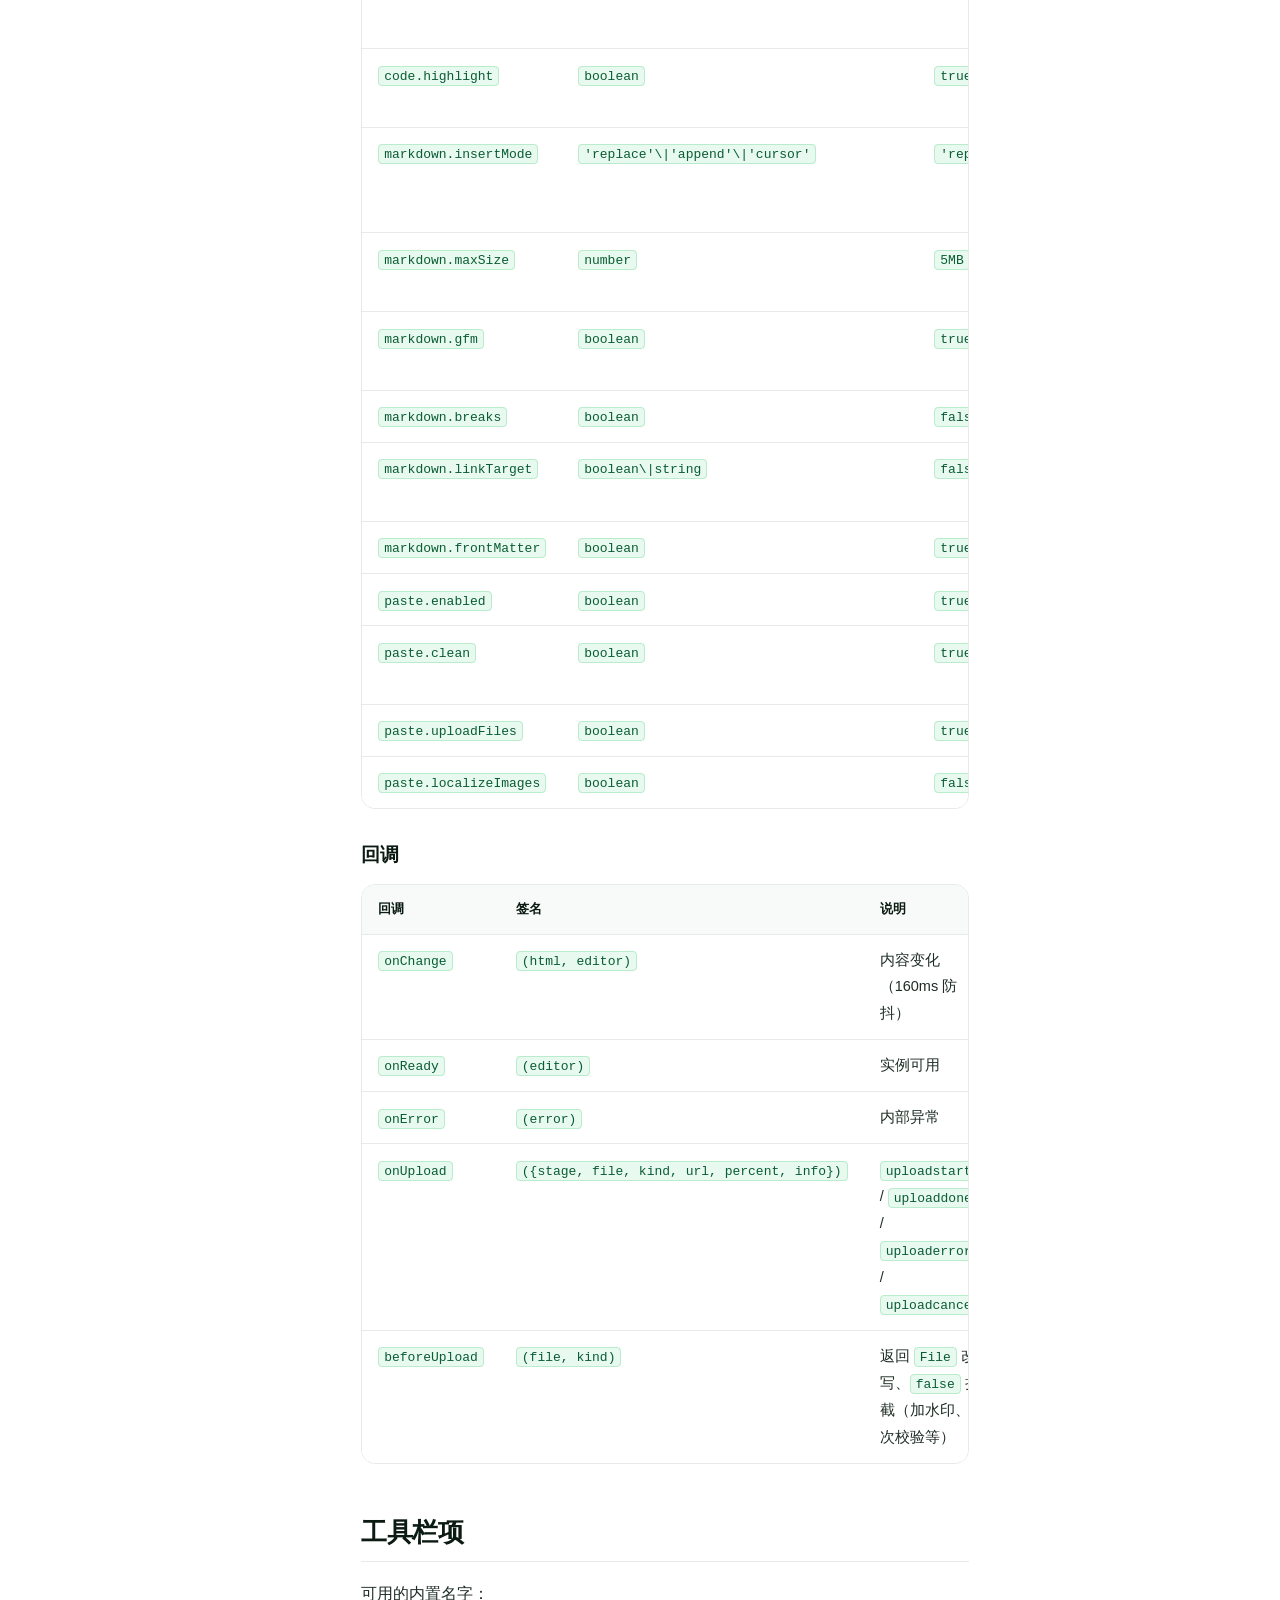
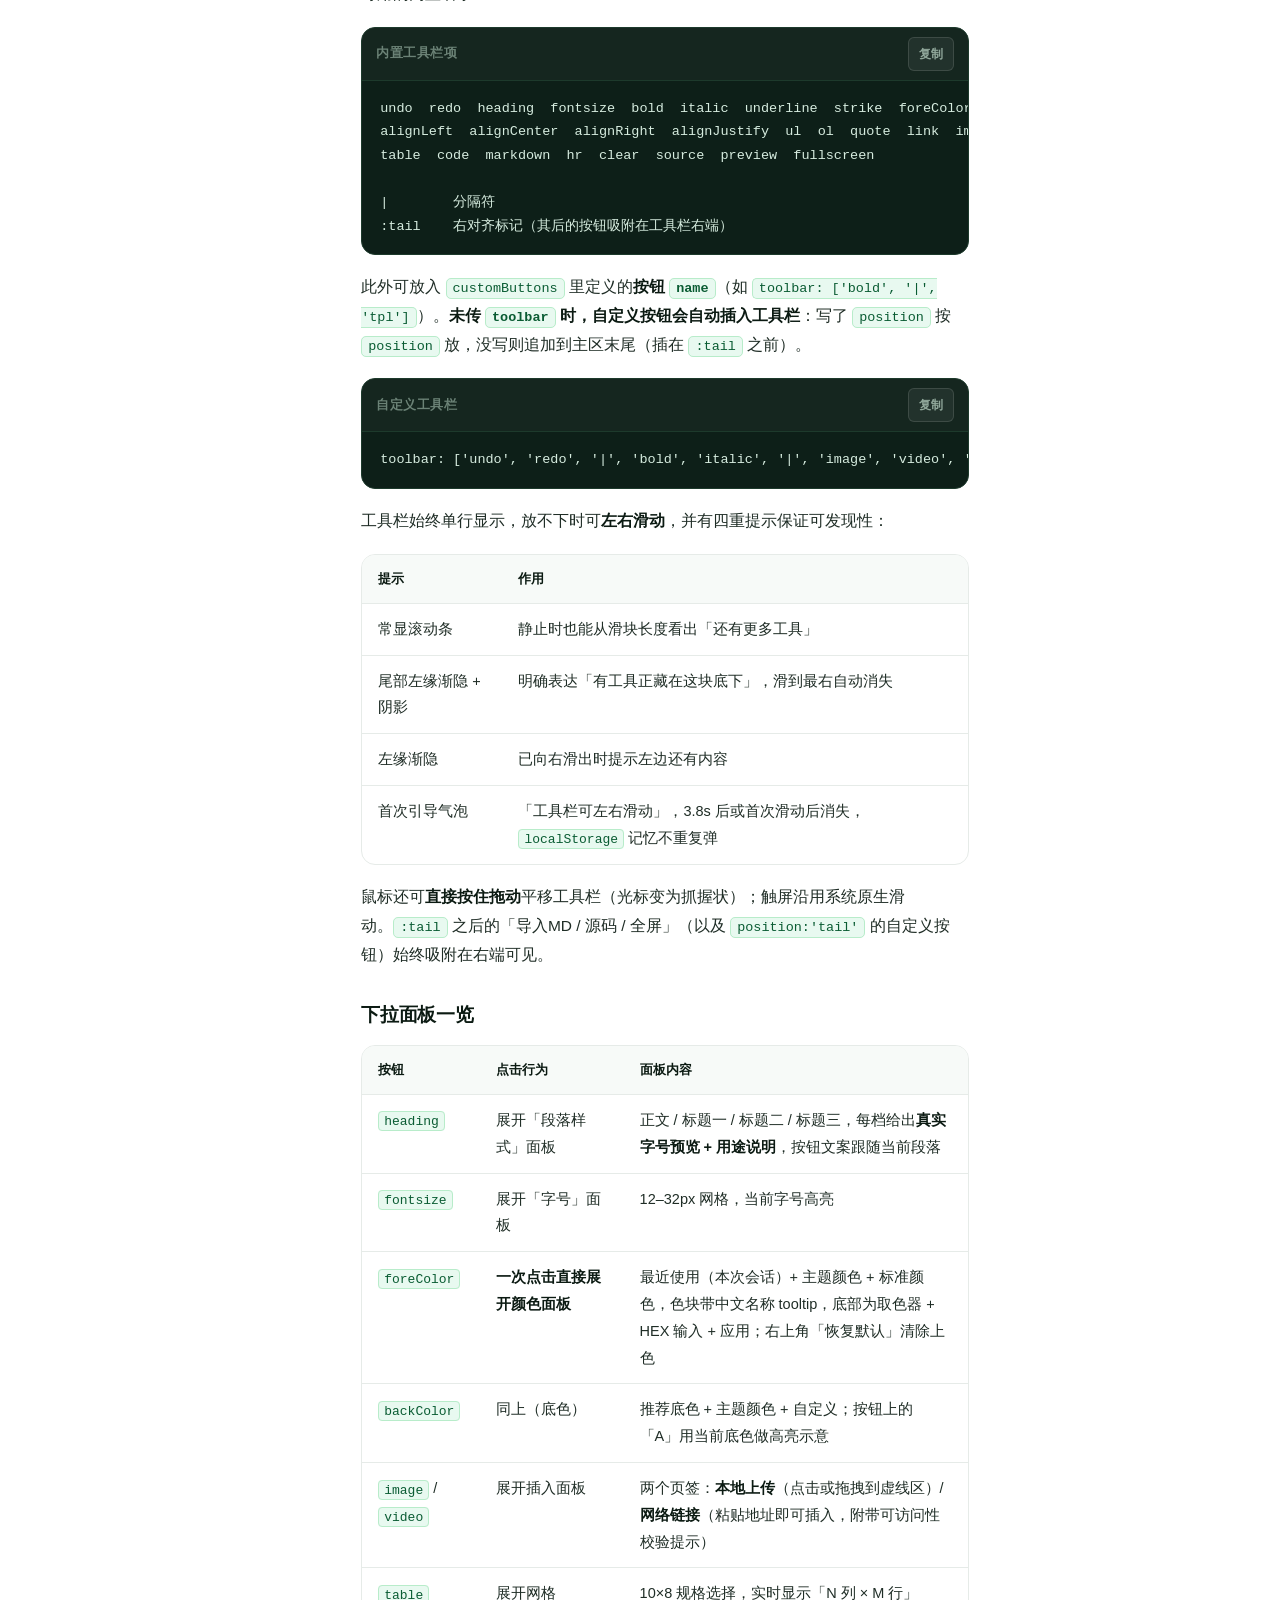
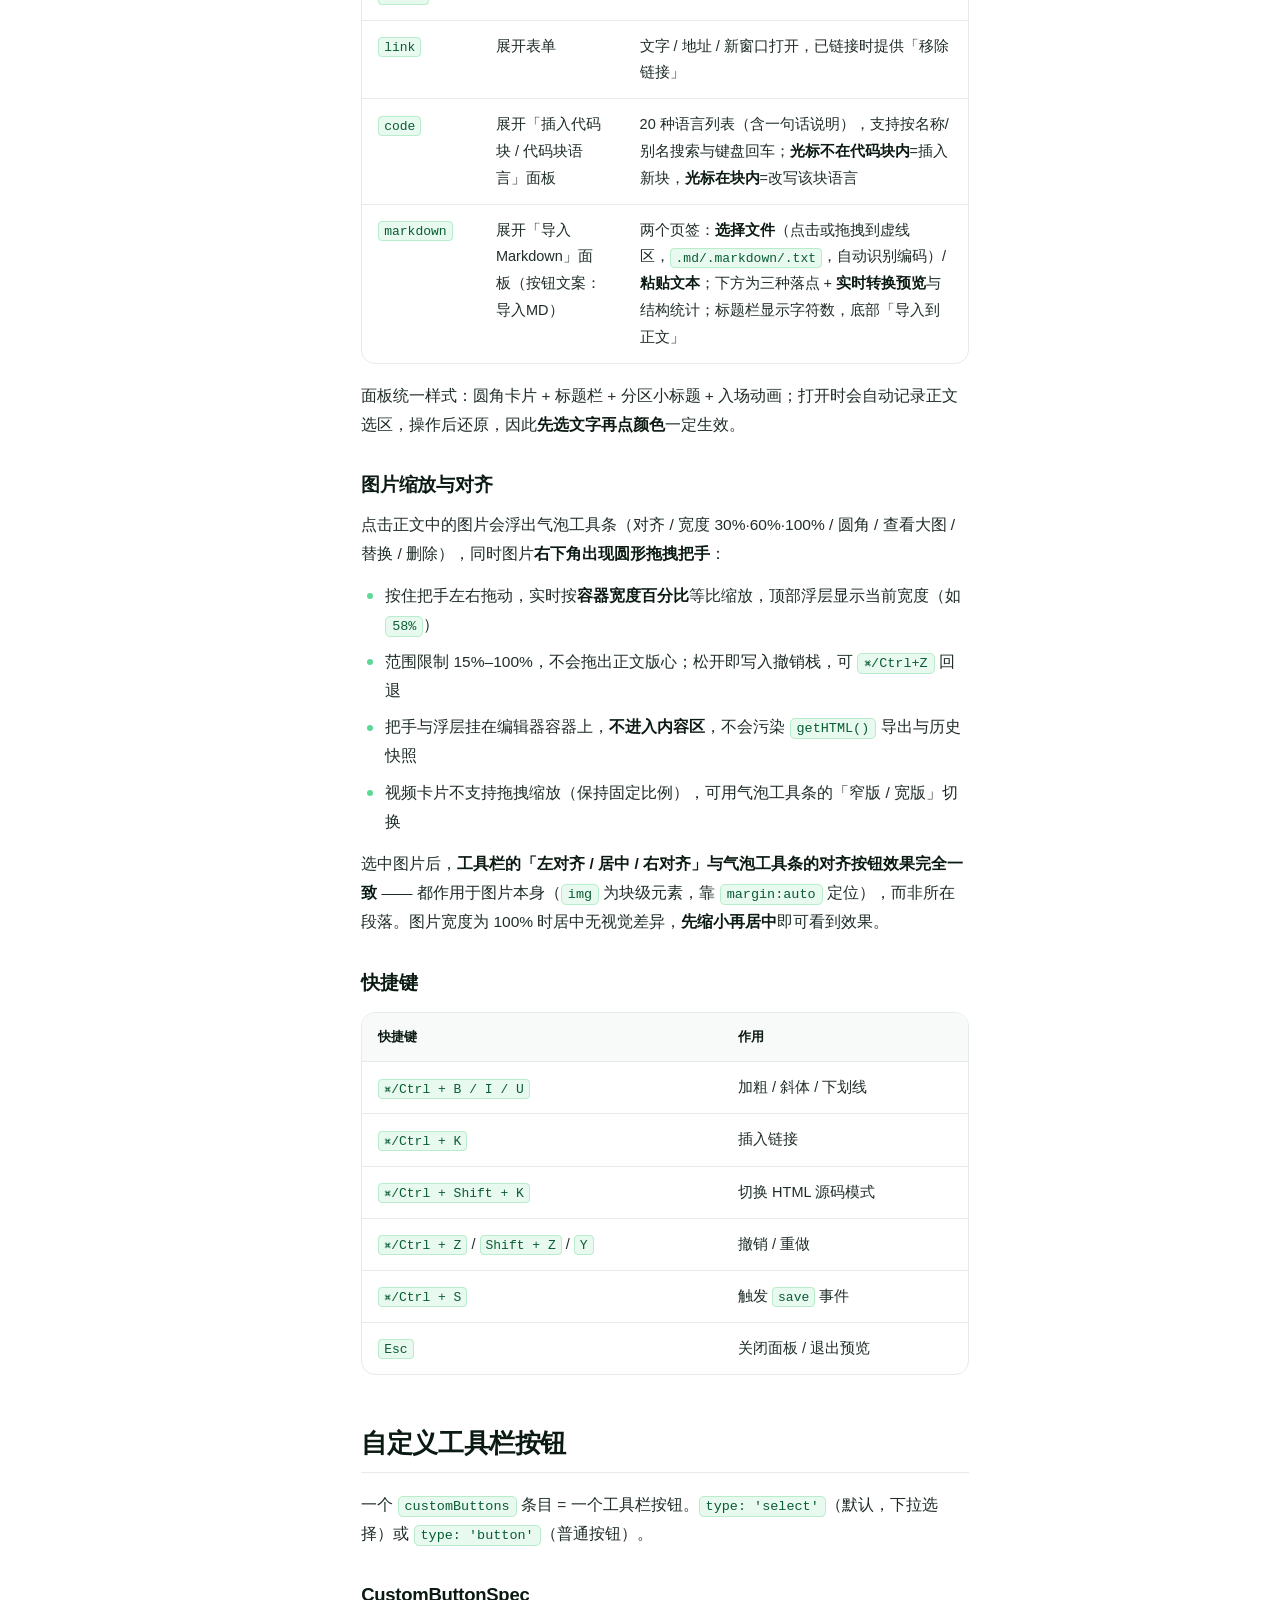
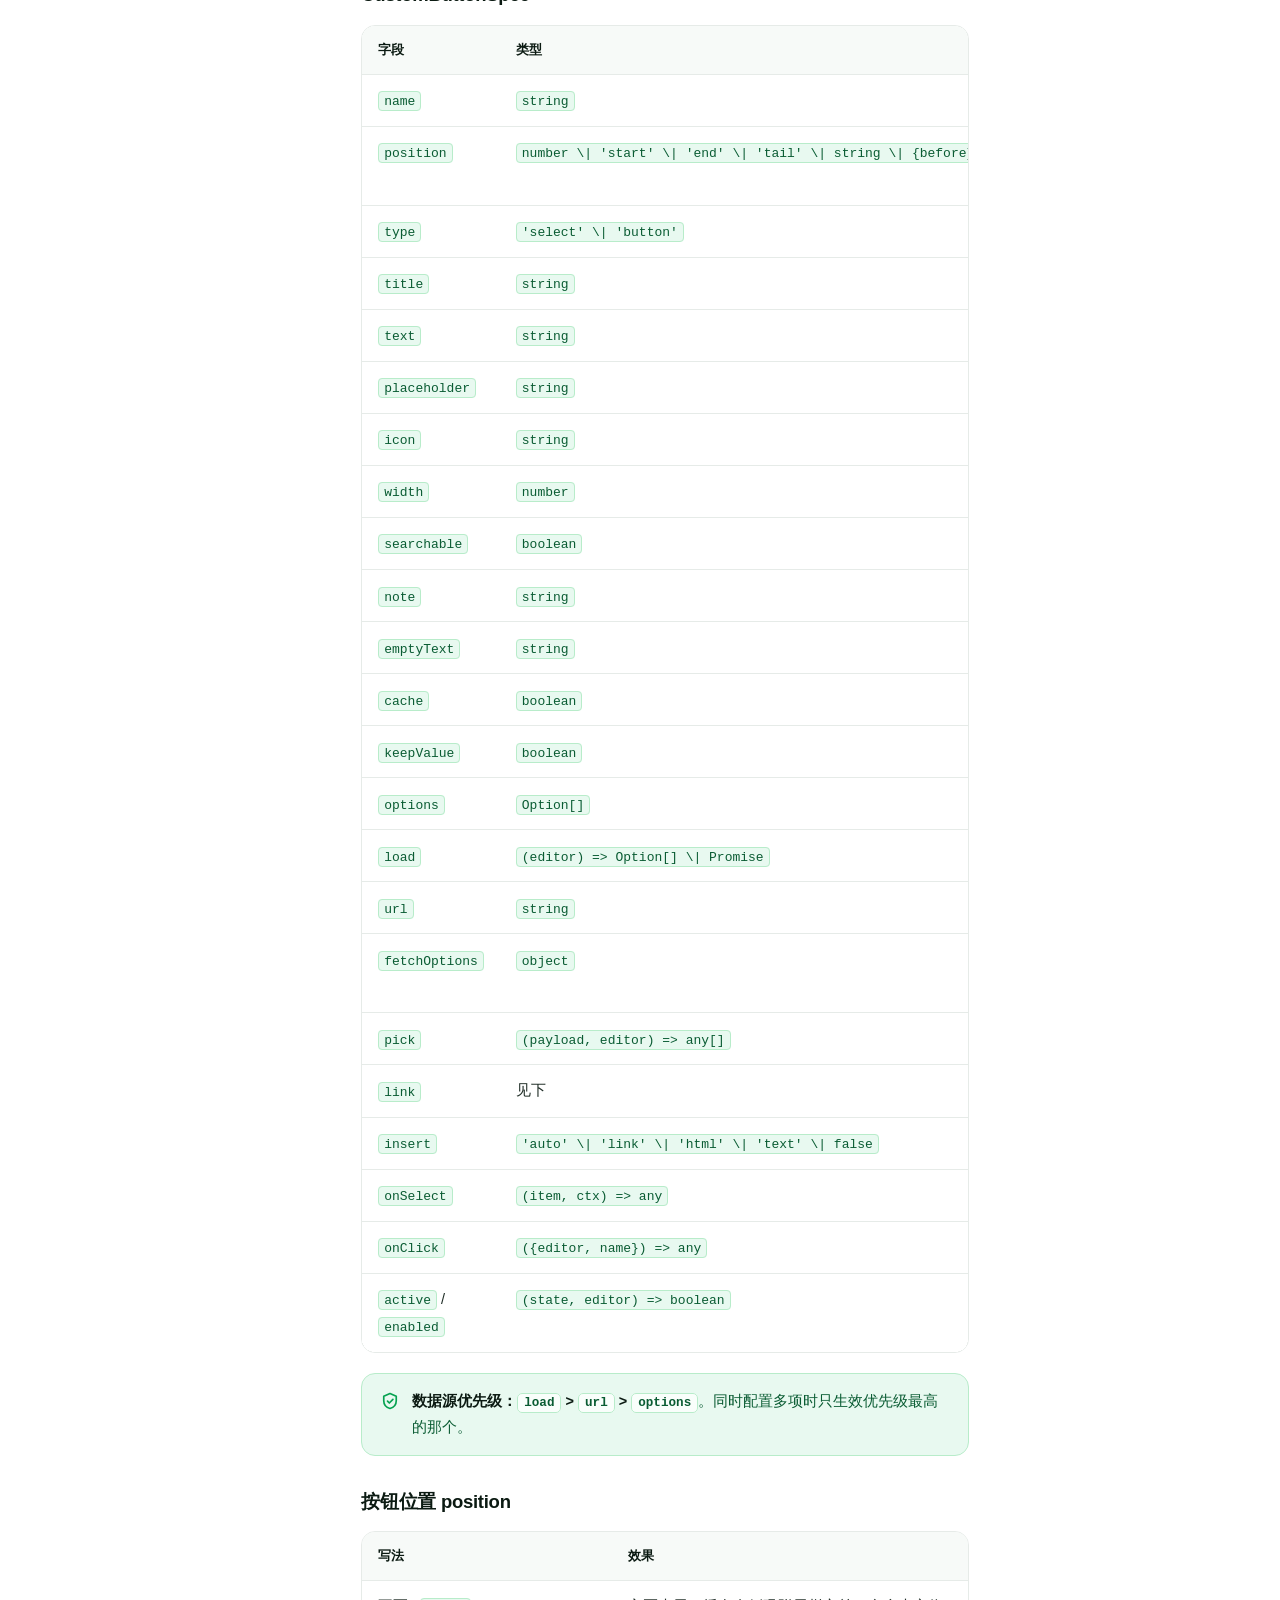
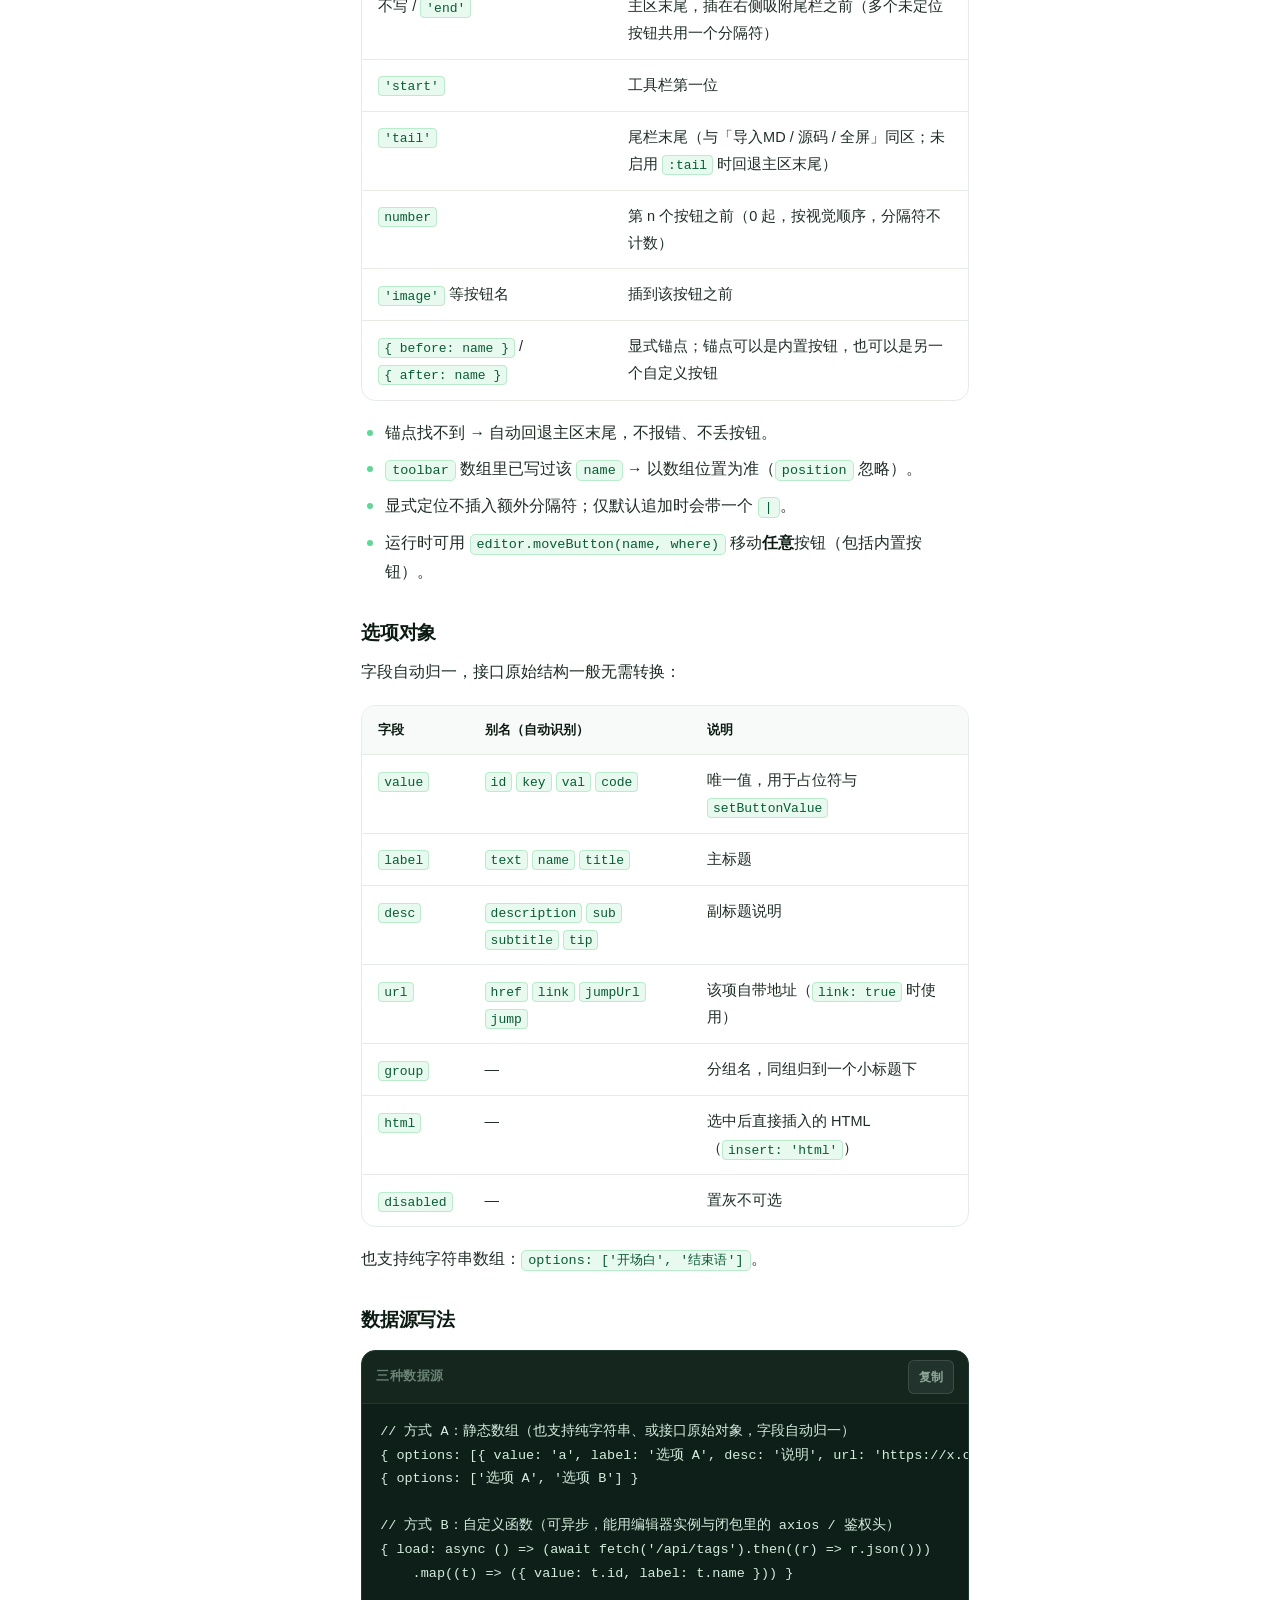
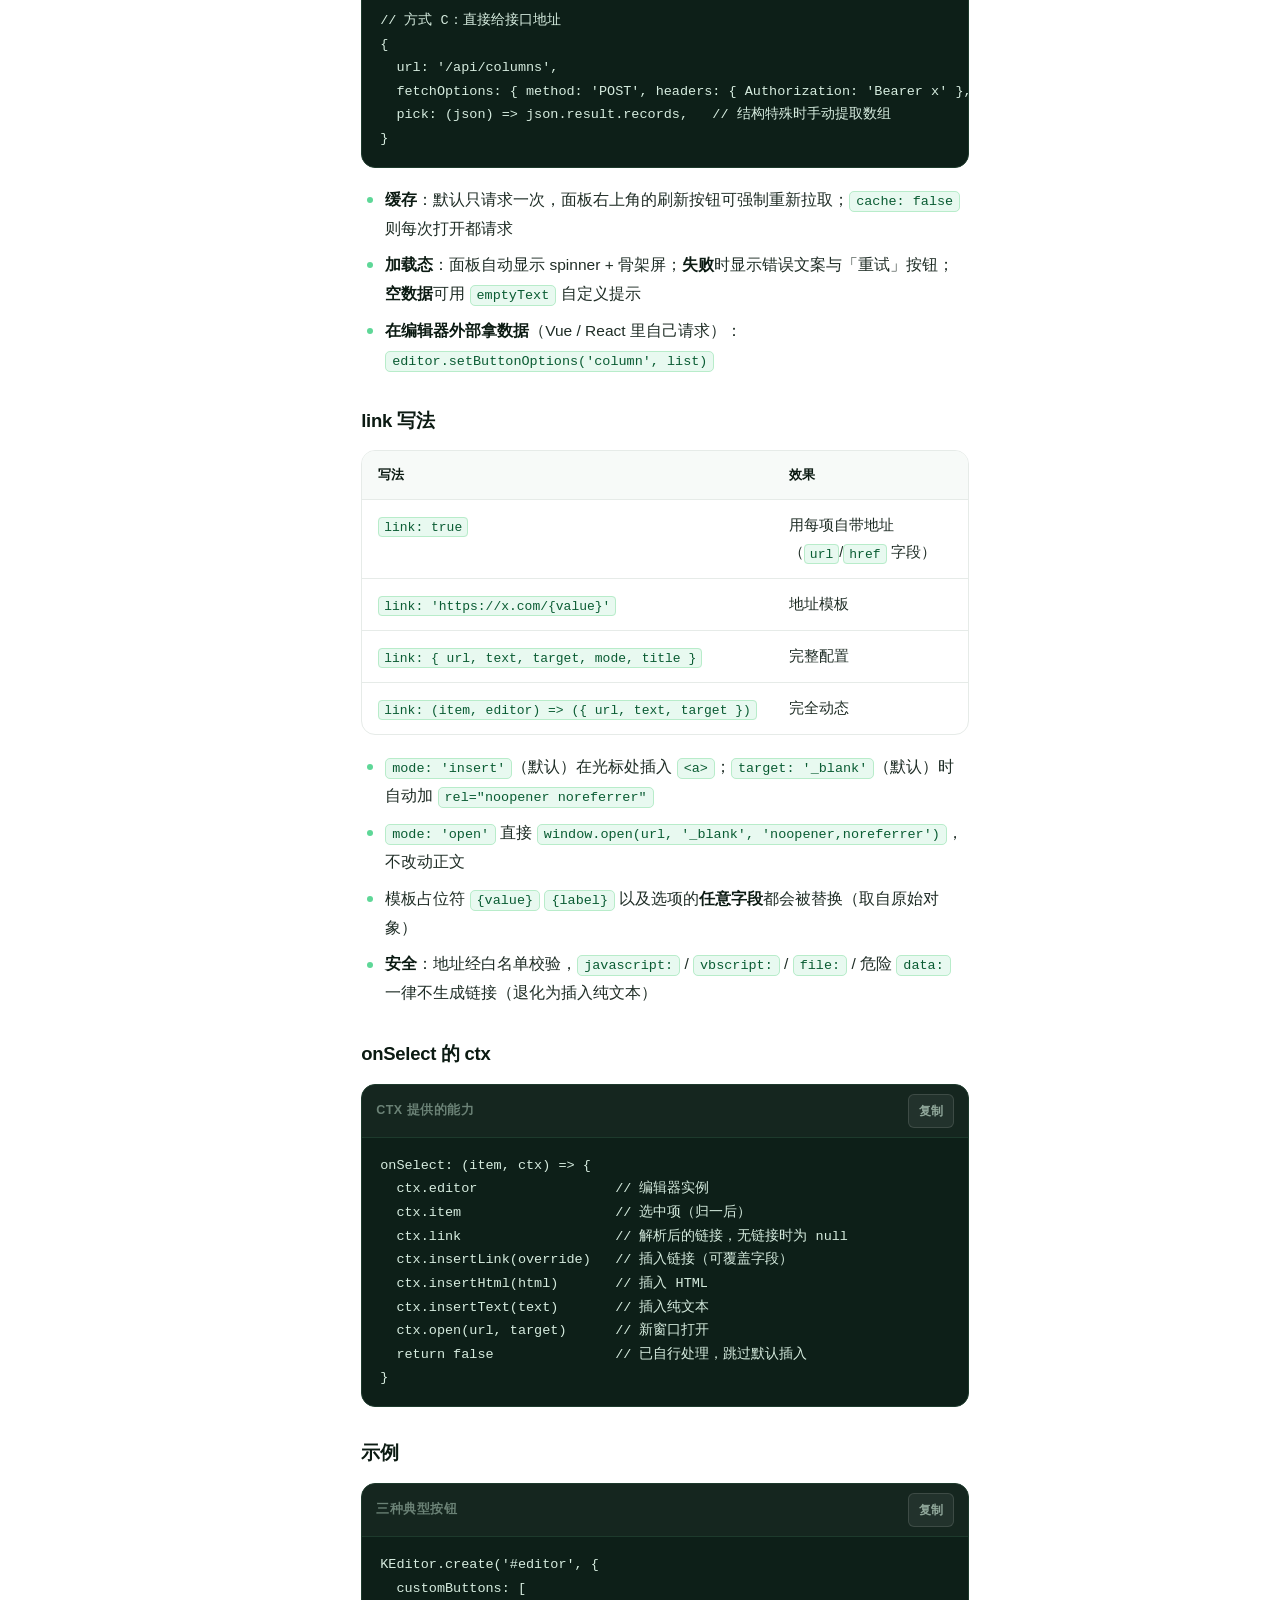
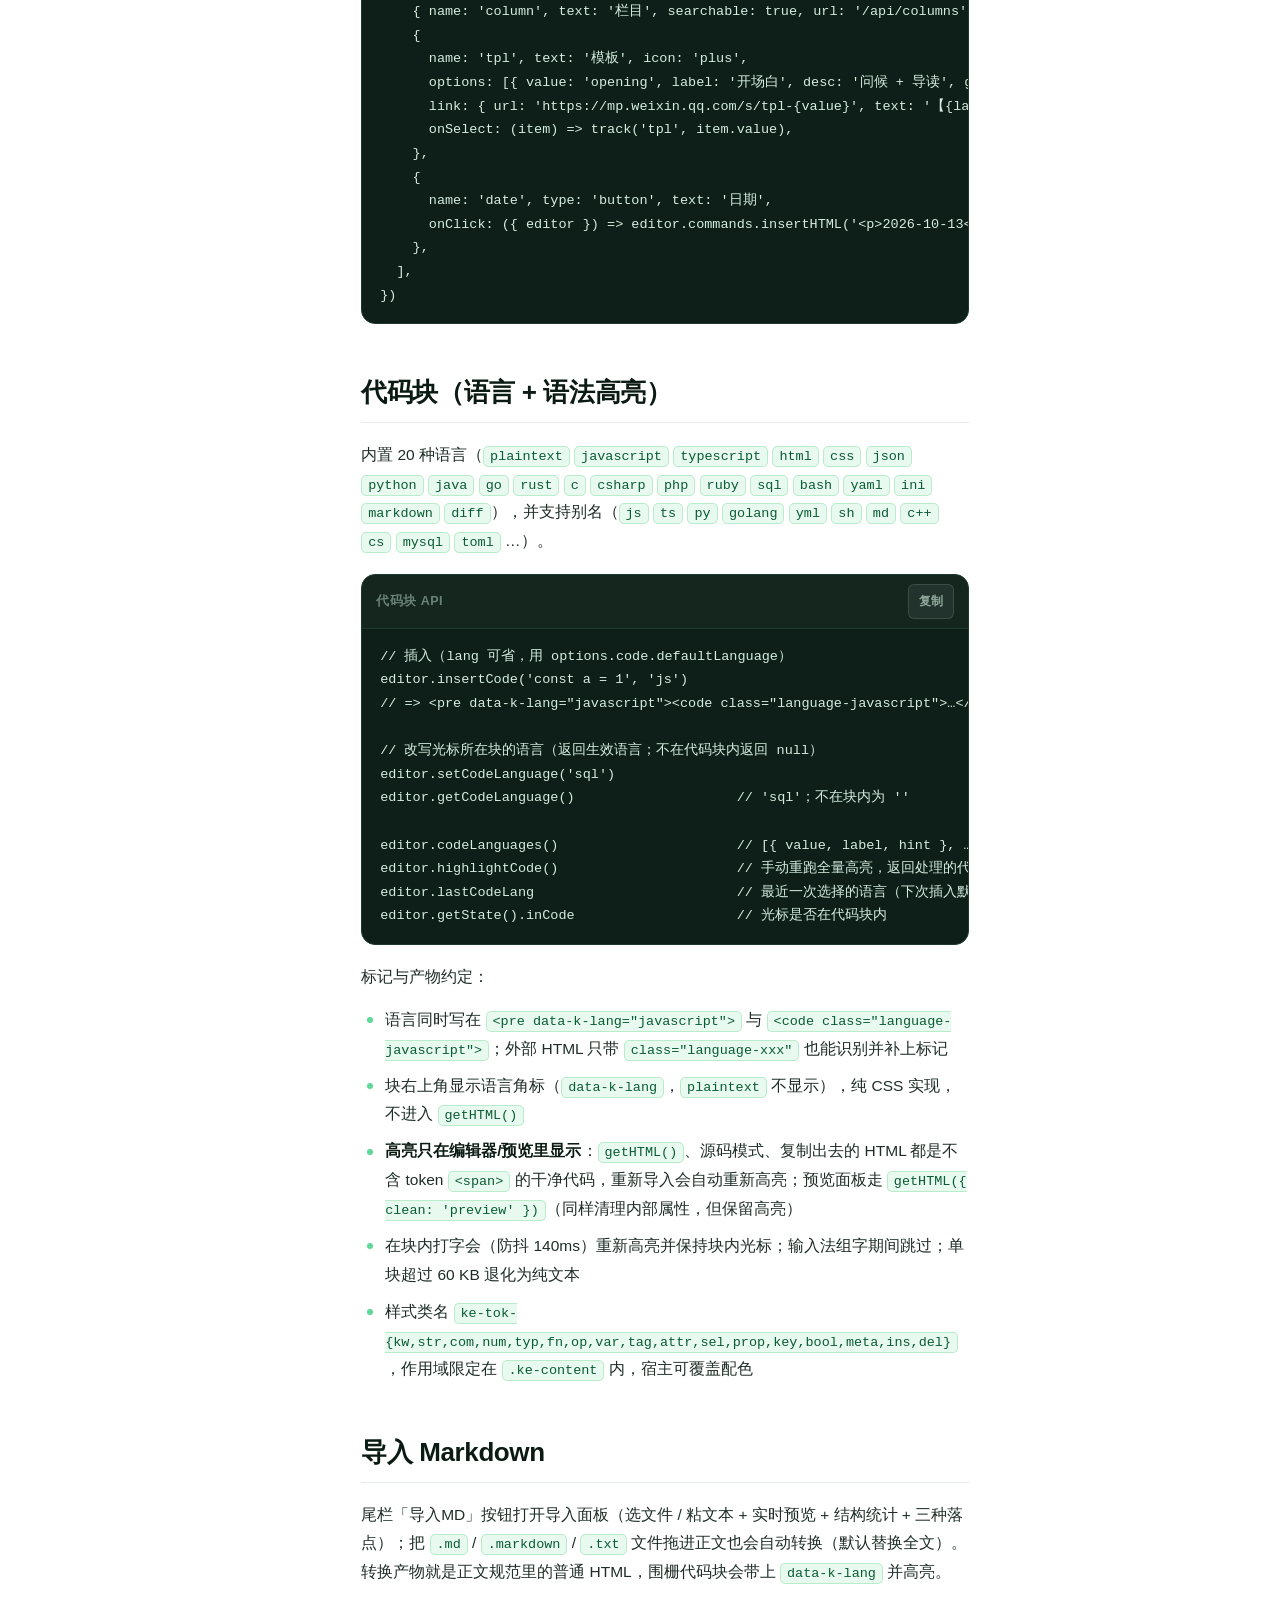
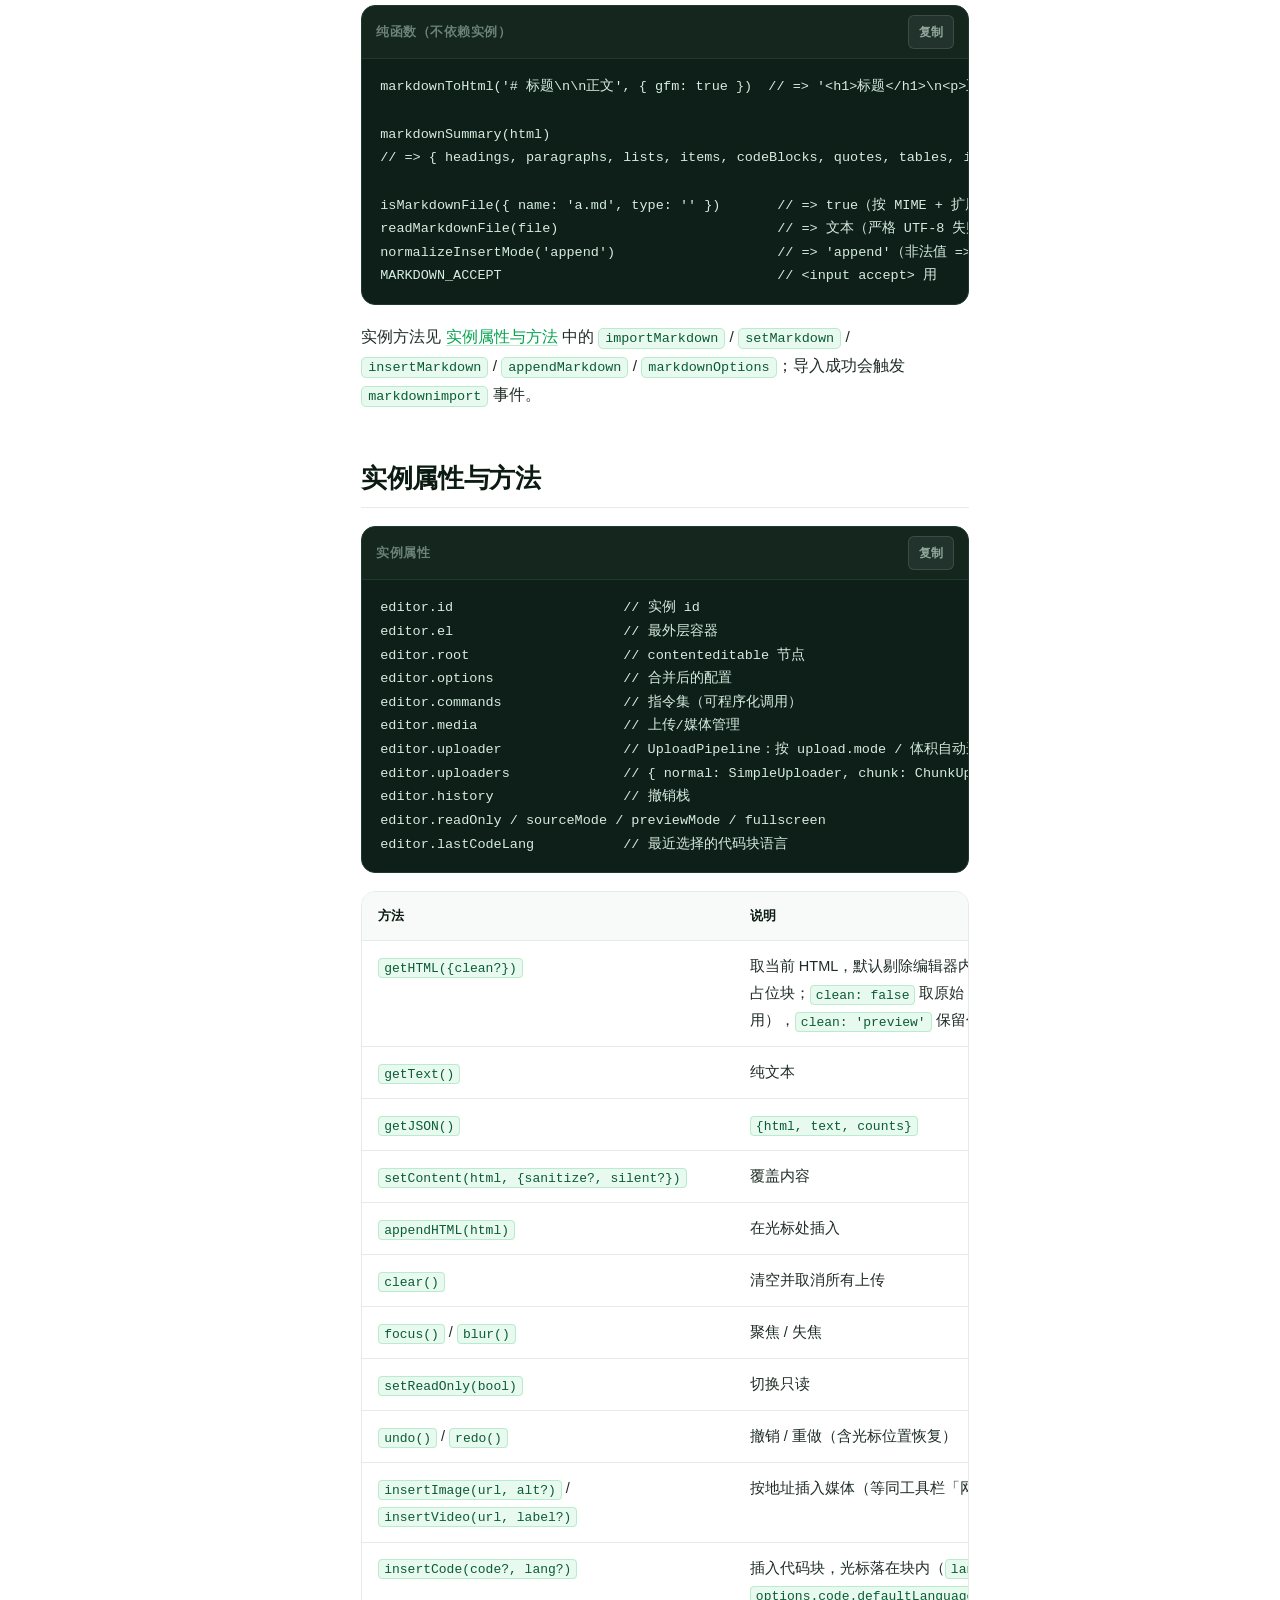
<file: api.html>
<!DOCTYPE html>
<html lang="zh-CN">
<head>
<meta charset="UTF-8">
<meta name="viewport" content="width=device-width, initial-scale=1">
<title>API 参考 · KEditor</title>
<meta name="description" content="KEditor API 参考：全部配置项、自定义工具栏按钮、代码块与 Markdown API、实例方法与事件、指令集、可独立使用的工具函数与安全说明。">
<link rel="icon" href="data:image/svg+xml,%3Csvg xmlns='http://www.w3.org/2000/svg' viewBox='0 0 32 32'%3E%3Crect width='32' height='32' rx='8' fill='%2307c160'/%3E%3Ctext x='16' y='23' font-size='19' font-family='Helvetica,sans-serif' font-weight='700' fill='%23fff' text-anchor='middle'%3EK%3C/text%3E%3C/svg%3E">
<link rel="stylesheet" href="assets/css/base.css">
<link rel="stylesheet" href="assets/css/docs.css">
</head>
<body>

<header class="site-header">
  <div class="container site-header__inner">
    <a class="brand" href="index.html">
      <svg class="brand__logo" viewBox="0 0 32 32" aria-hidden="true">
        <defs>
          <linearGradient id="kg" x1="0" y1="0" x2="32" y2="32">
            <stop offset="0" stop-color="#28d17c"></stop>
            <stop offset="1" stop-color="#05a250"></stop>
          </linearGradient>
        </defs>
        <rect width="32" height="32" rx="9" fill="url(#kg)"></rect>
        <path d="M11 8.5v15M11 16.2l7.2-7.7M11 15.6l7.6 7.9" stroke="#fff" stroke-width="2.4" stroke-linecap="round" stroke-linejoin="round" fill="none"></path>
      </svg>
      KEditor
      <span class="brand__ver">v1.0.10</span>
    </a>

    <nav class="nav">
      <a class="nav__link" href="index.html">首页</a>
      <a class="nav__link" href="guide.html">快速上手</a>
      <a class="nav__link is-active" href="api.html">API 参考</a>
      <a class="nav__link" href="playground.html">在线试用</a>
    </nav>

    <div class="site-header__actions">
      <a class="icon-link" href="https://github.com/kyle-xiaoku/kyle-editor" target="_blank" rel="noopener noreferrer" title="GitHub" aria-label="GitHub">
        <svg viewBox="0 0 24 24" fill="currentColor" aria-hidden="true"><path d="M12 .5A11.5 11.5 0 0 0 .5 12a11.5 11.5 0 0 0 7.86 10.92c.58.1.79-.25.79-.56v-2c-3.2.7-3.88-1.37-3.88-1.37-.53-1.34-1.3-1.7-1.3-1.7-1.06-.72.08-.7.08-.7 1.17.08 1.79 1.2 1.79 1.2 1.04 1.79 2.73 1.27 3.4.97.1-.75.4-1.27.74-1.56-2.55-.29-5.24-1.28-5.24-5.7 0-1.26.45-2.29 1.19-3.1-.12-.29-.52-1.46.11-3.05 0 0 .97-.31 3.18 1.18a11 11 0 0 1 5.8 0c2.2-1.49 3.17-1.18 3.17-1.18.63 1.59.23 2.76.12 3.05.74.81 1.18 1.84 1.18 3.1 0 4.43-2.69 5.4-5.25 5.69.41.36.78 1.06.78 2.14v3.17c0 .31.21.67.8.56A11.5 11.5 0 0 0 23.5 12 11.5 11.5 0 0 0 12 .5Z"></path></svg>
      </a>
      <a class="icon-link" href="https://www.npmjs.com/package/kyle-editor" target="_blank" rel="noopener noreferrer" title="npm" aria-label="npm">
        <svg viewBox="0 0 24 24" fill="currentColor" aria-hidden="true"><path d="M1.5 5h21v12.2h-10.4V19H7.6v-1.8H1.5V5Zm1.9 1.9v8.4h3.3V8.8h1.8v6.5h1.6V6.9H3.4Zm8.5 0v8.4h1.9V8.8h1.6v6.5h2.4V6.9h-5.9Zm7.2 0v8.4h1.6V8.8h1.5v6.5h1.7V6.9h-4.8Z"></path></svg>
      </a>
      <button class="nav-toggle" type="button" aria-expanded="false" aria-controls="site-drawer" aria-label="打开菜单">
        <svg viewBox="0 0 24 24" fill="none" stroke="currentColor" stroke-width="2" stroke-linecap="round" aria-hidden="true"><path d="M4 7h16M4 12h16M4 17h16"></path></svg>
      </button>
    </div>
  </div>
</header>

<nav class="drawer" id="site-drawer" aria-label="移动端导航">
  <a class="drawer__link" href="index.html">首页</a>
  <a class="drawer__link" href="guide.html">快速上手</a>
  <a class="drawer__link is-active" href="api.html">API 参考</a>
  <a class="drawer__link" href="playground.html">在线试用</a>
  <a class="drawer__link" href="https://github.com/kyle-xiaoku/kyle-editor" target="_blank" rel="noopener noreferrer">GitHub</a>
</nav>

<section class="doc-hero">
  <div class="container doc-hero__inner">
    <div class="doc-hero__crumbs">
      <a href="index.html">首页</a>
      <span>/</span>
      <span>API 参考</span>
    </div>
    <h1>API 参考</h1>
    <p>全部配置项、实例方法、事件、指令集与可独立使用的工具函数。包内自带 TypeScript 声明，<code>import KEditor from 'kyle-editor'</code> 即有完整提示。</p>
  </div>
</section>

<div class="container">
  <div class="docs-layout docs-layout--with-outline">

    <aside class="doc-aside">
      <nav class="doc-nav" aria-label="文档目录">
        <div class="doc-nav__group">
          <div class="doc-nav__title">基础</div>
          <ul>
            <li><a href="#create">创建实例</a></li>
            <li><a href="#options">配置项 options</a></li>
            <li><a href="#toolbar">工具栏项</a></li>
          </ul>
        </div>
        <div class="doc-nav__group">
          <div class="doc-nav__title">扩展</div>
          <ul>
            <li><a href="#custom-buttons">自定义工具栏按钮</a></li>
            <li><a href="#code">代码块与高亮</a></li>
            <li><a href="#markdown">导入 Markdown</a></li>
          </ul>
        </div>
        <div class="doc-nav__group">
          <div class="doc-nav__title">运行时</div>
          <ul>
            <li><a href="#instance">实例属性与方法</a></li>
            <li><a href="#events">事件</a></li>
            <li><a href="#commands">指令集</a></li>
          </ul>
        </div>
        <div class="doc-nav__group">
          <div class="doc-nav__title">其他</div>
          <ul>
            <li><a href="#utils">工具函数</a></li>
            <li><a href="#typescript">TypeScript</a></li>
            <li><a href="#security">安全说明</a></li>
          </ul>
        </div>
      </nav>
    </aside>

    <div class="doc-aside__mobile"><nav id="doc-mobile-nav" aria-label="文档目录（移动端）"></nav></div>

    <article class="doc-body">

      <!-- ------------------------------------------------------------ -->
      <h2 id="create">创建实例</h2>

      <div class="code-block">
        <div class="code-block__head">
          <span>两种等价写法</span>
          <button class="copy-btn" type="button">复制</button>
        </div>
<pre><code>import { KEditor } from 'kyle-editor'

const editor = new KEditor('#editor', { /* options */ })

// 或工厂方法；el 可以是选择器 / HTMLElement / Vue ref.$el
const editor = KEditor.create(el, options)</code></pre>
      </div>

      <!-- ------------------------------------------------------------ -->
      <h2 id="options">配置项 options</h2>

      <div class="table-wrap">
        <table class="data">
          <thead>
            <tr><th>配置</th><th>类型</th><th>默认值</th><th>说明</th></tr>
          </thead>
          <tbody>
            <tr><td><code>value</code></td><td><code>string</code></td><td><code>''</code></td><td>初始 HTML；留空时取挂载节点的 <code>innerHTML</code></td></tr>
            <tr><td><code>placeholder</code></td><td><code>string</code></td><td><code>'开始撰写内容…'</code></td><td>空内容占位文案</td></tr>
            <tr><td><code>height</code></td><td><code>number \| 'auto'</code></td><td><code>0</code></td><td>内容区高度：<code>0</code> / <code>'auto'</code> / 不写 = <strong>随内容自动撑开</strong>（整页滚动）；填 px 才固定高度并内部滚动</td></tr>
            <tr><td><code>minHeight</code></td><td><code>number</code></td><td><code>320</code></td><td>纸张最小高度</td></tr>
            <tr><td><code>paperWidth</code></td><td><code>number</code></td><td><code>677</code></td><td>版心基准宽度（与公众号一致）；<code>fluid</code> 模式下它是最小宽度</td></tr>
            <tr><td><code>paperMode</code></td><td><code>'fluid' \| 'fixed'</code></td><td><code>'fluid'</code></td><td>宽屏时版心随容器生长（两侧留白恒定）/ 恒定 <code>paperWidth + 64</code></td></tr>
            <tr><td><code>paperGap</code></td><td><code>number</code></td><td><code>24</code></td><td><code>fluid</code> 模式下单侧留白（px）</td></tr>
            <tr><td><code>paperMaxWidth</code></td><td><code>number</code></td><td><code>0</code></td><td><code>fluid</code> 模式下版心最大宽度，<code>0</code> = 不限</td></tr>
            <tr><td><code>primaryColor</code></td><td><code>string</code></td><td><code>'#07c160'</code></td><td>主题色（CSS 变量 <code>--ke-primary</code>）</td></tr>
            <tr><td><code>toolbar</code></td><td><code>string[] \| false</code></td><td><code>DEFAULT_TOOLBAR</code></td><td>工具栏项，见 <a href="#toolbar">工具栏项</a>；<code>false</code> 隐藏</td></tr>
            <tr><td><code>customButtons</code></td><td><code>CustomButtonSpec[]</code></td><td><code>[]</code></td><td>自定义工具栏按钮，见 <a href="#custom-buttons">自定义工具栏按钮</a></td></tr>
            <tr><td><code>hideToolbar</code></td><td><code>boolean</code></td><td><code>false</code></td><td>隐藏工具栏</td></tr>
            <tr><td><code>hideStatusbar</code></td><td><code>boolean</code></td><td><code>false</code></td><td>隐藏底部状态栏</td></tr>
            <tr><td><code>readOnly</code></td><td><code>boolean</code></td><td><code>false</code></td><td>只读</td></tr>
            <tr><td><code>autofocus</code></td><td><code>boolean</code></td><td><code>false</code></td><td>创建后自动聚焦</td></tr>
            <tr><td><code>maxLength</code></td><td><code>number</code></td><td><code>0</code></td><td>超出后提示（软限制，不截断输入）</td></tr>
            <tr><td><code>wordCount</code></td><td><code>boolean</code></td><td><code>true</code></td><td>底部字数 / 媒体统计</td></tr>
            <tr><td><code>sanitize</code></td><td><code>boolean</code></td><td><code>true</code></td><td>初始化与 <code>setContent</code> 时净化 HTML</td></tr>
            <tr><td><code>historyLimit</code></td><td><code>number</code></td><td><code>60</code></td><td>撤销栈深度</td></tr>
            <tr>
              <td><code>uploader</code></td>
              <td><code>string \| object \| fn \| SimpleUploader</code></td>
              <td><code>'mock'</code></td>
              <td><strong>普通上传</strong>（整个文件一次请求）：直接给接口地址（如 <code>'/api/upload'</code>）即可；也可 <code>{type:'http', url}</code> / 自定义 adapter / 函数。只配本项时不启用分片上传</td>
            </tr>
            <tr>
              <td><code>chunkUploader</code></td>
              <td><code>string \| object \| fn \| ChunkUploader</code></td>
              <td><code>'mock'</code></td>
              <td><strong>分片上传</strong>（切片并发，只打一个接口，响应里 <code>url</code> 非空即成功）；<code>null</code> 表示不启用分片。与 <code>uploader</code> 都配置时按 <code>upload.mode</code> 选路；只配本项时 <code>mode</code> 自动为 <code>'chunk'</code></td>
            </tr>
            <tr>
              <td><code>upload</code></td>
              <td><code>object</code></td>
              <td><code>{mode:'auto', chunkThreshold:5MB, chunkSize:1MB, concurrency:3, retries:2, fingerprint:'fast'}</code></td>
              <td>链路与分片参数；<code>mode</code> 为 <code>'auto'</code>（按体积）/ <code>'normal'</code>（只普通）/ <code>'chunk'</code>（只分片），另支持 <code>completeOnUrl</code> 覆盖「响应带 url 即成功」判定</td>
            </tr>
            <tr><td><code>image.compress</code></td><td><code>object\|false</code></td><td><code>{maxWidth:1440, quality:0.85, minSize:300KB}</code></td><td>上传前大图压缩</td></tr>
            <tr><td><code>maxImageSize</code></td><td><code>number</code></td><td><code>20MB</code></td><td>图片体积上限，超限拦截</td></tr>
            <tr><td><code>maxVideoSize</code></td><td><code>number</code></td><td><code>512MB</code></td><td>视频体积上限</td></tr>
            <tr><td><code>imageAccept</code> / <code>videoAccept</code></td><td><code>string</code></td><td>常见图/视频类型</td><td>文件选择器 <code>accept</code></td></tr>
            <tr><td><code>code.languages</code></td><td><code>string[]</code></td><td><code>[]</code></td><td>代码块可选语言（主名或别名，如 <code>['js','mysql','yml']</code>）；留空 = 全部 20 种</td></tr>
            <tr><td><code>code.defaultLanguage</code></td><td><code>string</code></td><td><code>'plaintext'</code></td><td>新建代码块的默认语言；不在 <code>languages</code> 内会落到清单第一项</td></tr>
            <tr><td><code>code.highlight</code></td><td><code>boolean</code></td><td><code>true</code></td><td>是否语法高亮；<code>false</code> 时只保留纯文本（语言标记照写）</td></tr>
            <tr><td><code>markdown.insertMode</code></td><td><code>'replace'\|'append'\|'cursor'</code></td><td><code>'replace'</code></td><td>Markdown 导入默认落点：替换全文 / 追加文末 / 插入光标（面板里可临时改）</td></tr>
            <tr><td><code>markdown.maxSize</code></td><td><code>number</code></td><td><code>5MB</code></td><td>单个 Markdown 文件体积上限（字节），<code>0</code> = 不限制</td></tr>
            <tr><td><code>markdown.gfm</code></td><td><code>boolean</code></td><td><code>true</code></td><td>GFM 扩展：表格 / 删除线 / 任务列表 / 裸链接</td></tr>
            <tr><td><code>markdown.breaks</code></td><td><code>boolean</code></td><td><code>false</code></td><td>段落内单换行是否转 <code>&lt;br&gt;</code></td></tr>
            <tr><td><code>markdown.linkTarget</code></td><td><code>boolean\|string</code></td><td><code>false</code></td><td>外链自动加 <code>target</code> + <code>rel="noopener noreferrer"</code></td></tr>
            <tr><td><code>markdown.frontMatter</code></td><td><code>boolean</code></td><td><code>true</code></td><td>丢弃开头的 YAML front matter</td></tr>
            <tr><td><code>paste.enabled</code></td><td><code>boolean</code></td><td><code>true</code></td><td>接管粘贴</td></tr>
            <tr><td><code>paste.clean</code></td><td><code>boolean</code></td><td><code>true</code></td><td>粘贴内容净化（Word/WPS 自动清洗）</td></tr>
            <tr><td><code>paste.uploadFiles</code></td><td><code>boolean</code></td><td><code>true</code></td><td>粘贴截图/文件即上传</td></tr>
            <tr><td><code>paste.localizeImages</code></td><td><code>boolean</code></td><td><code>false</code></td><td>尝试把外链图片下载后本地化</td></tr>
          </tbody>
        </table>
      </div>

      <h3>回调</h3>

      <div class="table-wrap">
        <table class="data">
          <thead>
            <tr><th>回调</th><th>签名</th><th>说明</th></tr>
          </thead>
          <tbody>
            <tr><td><code>onChange</code></td><td><code>(html, editor)</code></td><td>内容变化（160ms 防抖）</td></tr>
            <tr><td><code>onReady</code></td><td><code>(editor)</code></td><td>实例可用</td></tr>
            <tr><td><code>onError</code></td><td><code>(error)</code></td><td>内部异常</td></tr>
            <tr><td><code>onUpload</code></td><td><code>({stage, file, kind, url, percent, info})</code></td><td><code>uploadstart</code> / <code>uploaddone</code> / <code>uploaderror</code> / <code>uploadcancel</code></td></tr>
            <tr><td><code>beforeUpload</code></td><td><code>(file, kind)</code></td><td>返回 <code>File</code> 改写、<code>false</code> 拦截（加水印、二次校验等）</td></tr>
          </tbody>
        </table>
      </div>

      <!-- ------------------------------------------------------------ -->
      <h2 id="toolbar">工具栏项</h2>

      <p>可用的内置名字：</p>

      <div class="code-block">
        <div class="code-block__head">
          <span>内置工具栏项</span>
          <button class="copy-btn" type="button">复制</button>
        </div>
<pre><code>undo  redo  heading  fontsize  bold  italic  underline  strike  foreColor  backColor
alignLeft  alignCenter  alignRight  alignJustify  ul  ol  quote  link  image  video
table  code  markdown  hr  clear  source  preview  fullscreen

|        分隔符
:tail    右对齐标记（其后的按钮吸附在工具栏右端）</code></pre>
      </div>

      <p>此外可放入 <code>customButtons</code> 里定义的<strong>按钮 <code>name</code></strong>（如 <code>toolbar: ['bold', '|', 'tpl']</code>）。<strong>未传 <code>toolbar</code> 时，自定义按钮会自动插入工具栏</strong>：写了 <code>position</code> 按 <code>position</code> 放，没写则追加到主区末尾（插在 <code>:tail</code> 之前）。</p>

      <div class="code-block">
        <div class="code-block__head">
          <span>自定义工具栏</span>
          <button class="copy-btn" type="button">复制</button>
        </div>
<pre><code>toolbar: ['undo', 'redo', '|', 'bold', 'italic', '|', 'image', 'video', ':tail', 'source']</code></pre>
      </div>

      <p>工具栏始终单行显示，放不下时可<strong>左右滑动</strong>，并有四重提示保证可发现性：</p>

      <div class="table-wrap">
        <table class="data">
          <thead>
            <tr><th>提示</th><th>作用</th></tr>
          </thead>
          <tbody>
            <tr><td>常显滚动条</td><td>静止时也能从滑块长度看出「还有更多工具」</td></tr>
            <tr><td>尾部左缘渐隐 + 阴影</td><td>明确表达「有工具正藏在这块底下」，滑到最右自动消失</td></tr>
            <tr><td>左缘渐隐</td><td>已向右滑出时提示左边还有内容</td></tr>
            <tr><td>首次引导气泡</td><td>「工具栏可左右滑动」，3.8s 后或首次滑动后消失，<code>localStorage</code> 记忆不重复弹</td></tr>
          </tbody>
        </table>
      </div>

      <p>鼠标还可<strong>直接按住拖动</strong>平移工具栏（光标变为抓握状）；触屏沿用系统原生滑动。<code>:tail</code> 之后的「导入MD / 源码 / 全屏」（以及 <code>position:'tail'</code> 的自定义按钮）始终吸附在右端可见。</p>

      <h3>下拉面板一览</h3>

      <div class="table-wrap">
        <table class="data">
          <thead>
            <tr><th>按钮</th><th>点击行为</th><th>面板内容</th></tr>
          </thead>
          <tbody>
            <tr><td><code>heading</code></td><td>展开「段落样式」面板</td><td>正文 / 标题一 / 标题二 / 标题三，每档给出<strong>真实字号预览 + 用途说明</strong>，按钮文案跟随当前段落</td></tr>
            <tr><td><code>fontsize</code></td><td>展开「字号」面板</td><td>12–32px 网格，当前字号高亮</td></tr>
            <tr><td><code>foreColor</code></td><td><strong>一次点击直接展开颜色面板</strong></td><td>最近使用（本次会话）+ 主题颜色 + 标准颜色，色块带中文名称 tooltip，底部为取色器 + HEX 输入 + 应用；右上角「恢复默认」清除上色</td></tr>
            <tr><td><code>backColor</code></td><td>同上（底色）</td><td>推荐底色 + 主题颜色 + 自定义；按钮上的「A」用当前底色做高亮示意</td></tr>
            <tr><td><code>image</code> / <code>video</code></td><td>展开插入面板</td><td>两个页签：<strong>本地上传</strong>（点击或拖拽到虚线区）/ <strong>网络链接</strong>（粘贴地址即可插入，附带可访问性校验提示）</td></tr>
            <tr><td><code>table</code></td><td>展开网格</td><td>10×8 规格选择，实时显示「N 列 × M 行」</td></tr>
            <tr><td><code>link</code></td><td>展开表单</td><td>文字 / 地址 / 新窗口打开，已链接时提供「移除链接」</td></tr>
            <tr><td><code>code</code></td><td>展开「插入代码块 / 代码块语言」面板</td><td>20 种语言列表（含一句话说明），支持按名称/别名搜索与键盘回车；<strong>光标不在代码块内</strong>=插入新块，<strong>光标在块内</strong>=改写该块语言</td></tr>
            <tr><td><code>markdown</code></td><td>展开「导入 Markdown」面板（按钮文案：导入MD）</td><td>两个页签：<strong>选择文件</strong>（点击或拖拽到虚线区，<code>.md/.markdown/.txt</code>，自动识别编码）/ <strong>粘贴文本</strong>；下方为三种落点 + <strong>实时转换预览</strong>与结构统计；标题栏显示字符数，底部「导入到正文」</td></tr>
          </tbody>
        </table>
      </div>

      <p class="tabs__note">面板统一样式：圆角卡片 + 标题栏 + 分区小标题 + 入场动画；打开时会自动记录正文选区，操作后还原，因此<strong>先选文字再点颜色</strong>一定生效。</p>

      <h3>图片缩放与对齐</h3>

      <p>点击正文中的图片会浮出气泡工具条（对齐 / 宽度 30%·60%·100% / 圆角 / 查看大图 / 替换 / 删除），同时图片<strong>右下角出现圆形拖拽把手</strong>：</p>

      <ul>
        <li>按住把手左右拖动，实时按<strong>容器宽度百分比</strong>等比缩放，顶部浮层显示当前宽度（如 <code>58%</code>）</li>
        <li>范围限制 15%–100%，不会拖出正文版心；松开即写入撤销栈，可 <code>⌘/Ctrl+Z</code> 回退</li>
        <li>把手与浮层挂在编辑器容器上，<strong>不进入内容区</strong>，不会污染 <code>getHTML()</code> 导出与历史快照</li>
        <li>视频卡片不支持拖拽缩放（保持固定比例），可用气泡工具条的「窄版 / 宽版」切换</li>
      </ul>

      <p>选中图片后，<strong>工具栏的「左对齐 / 居中 / 右对齐」与气泡工具条的对齐按钮效果完全一致</strong> —— 都作用于图片本身（<code>img</code> 为块级元素，靠 <code>margin:auto</code> 定位），而非所在段落。图片宽度为 100% 时居中无视觉差异，<strong>先缩小再居中</strong>即可看到效果。</p>

      <h3>快捷键</h3>

      <div class="table-wrap">
        <table class="data">
          <thead>
            <tr><th>快捷键</th><th>作用</th></tr>
          </thead>
          <tbody>
            <tr><td><code>⌘/Ctrl + B / I / U</code></td><td>加粗 / 斜体 / 下划线</td></tr>
            <tr><td><code>⌘/Ctrl + K</code></td><td>插入链接</td></tr>
            <tr><td><code>⌘/Ctrl + Shift + K</code></td><td>切换 HTML 源码模式</td></tr>
            <tr><td><code>⌘/Ctrl + Z</code> / <code>Shift + Z</code> / <code>Y</code></td><td>撤销 / 重做</td></tr>
            <tr><td><code>⌘/Ctrl + S</code></td><td>触发 <code>save</code> 事件</td></tr>
            <tr><td><code>Esc</code></td><td>关闭面板 / 退出预览</td></tr>
          </tbody>
        </table>
      </div>

      <!-- ------------------------------------------------------------ -->
      <h2 id="custom-buttons">自定义工具栏按钮</h2>

      <p>一个 <code>customButtons</code> 条目 = 一个工具栏按钮。<code>type: 'select'</code>（默认，下拉选择）或 <code>type: 'button'</code>（普通按钮）。</p>

      <h3>CustomButtonSpec</h3>

      <div class="table-wrap">
        <table class="data">
          <thead>
            <tr><th>字段</th><th>类型</th><th>默认</th><th>说明</th></tr>
          </thead>
          <tbody>
            <tr><td><code>name</code></td><td><code>string</code></td><td>—</td><td><strong>必填</strong>，唯一标识；在 <code>toolbar</code> 数组里用它定位，也是事件载荷的 <code>name</code></td></tr>
            <tr><td><code>position</code></td><td><code>number \| 'start' \| 'end' \| 'tail' \| string \| {before} \| {after}</code></td><td><code>'end'</code></td><td>按钮在工具栏中的位置，见下表（别名：<code>at</code> / <code>before</code> / <code>after</code> / <code>index</code>）</td></tr>
            <tr><td><code>type</code></td><td><code>'select' \| 'button'</code></td><td><code>'select'</code></td><td>下拉选择 / 普通按钮</td></tr>
            <tr><td><code>title</code></td><td><code>string</code></td><td><code>text</code></td><td>按钮 tooltip，同时作为面板标题</td></tr>
            <tr><td><code>text</code></td><td><code>string</code></td><td><code>''</code></td><td>按钮文字；下拉按钮选中后会换成选项文字</td></tr>
            <tr><td><code>placeholder</code></td><td><code>string</code></td><td><code>text</code></td><td>未选中时的按钮文字</td></tr>
            <tr><td><code>icon</code></td><td><code>string</code></td><td><code>''</code></td><td>内置图标名（<code>link</code>/<code>image</code>/<code>plus</code>…）或原始 SVG 字符串</td></tr>
            <tr><td><code>width</code></td><td><code>number</code></td><td>自适应</td><td>面板宽度 px（限定 200–420）</td></tr>
            <tr><td><code>searchable</code></td><td><code>boolean</code></td><td><code>false</code></td><td>面板内搜索框（对 label/desc/value/group 客户端过滤）</td></tr>
            <tr><td><code>note</code></td><td><code>string</code></td><td><code>''</code></td><td>面板右上角说明文字（未搜索时显示）</td></tr>
            <tr><td><code>emptyText</code></td><td><code>string</code></td><td><code>'暂无数据'</code></td><td>空数据提示</td></tr>
            <tr><td><code>cache</code></td><td><code>boolean</code></td><td><code>true</code></td><td>缓存接口结果；面板右上角刷新按钮可强制重拉</td></tr>
            <tr><td><code>keepValue</code></td><td><code>boolean</code></td><td><code>true</code></td><td>记住选中项并回显到按钮文字</td></tr>
            <tr><td><code>options</code></td><td><code>Option[]</code></td><td>—</td><td><strong>数据源①</strong> 静态配置</td></tr>
            <tr><td><code>load</code></td><td><code>(editor) =&gt; Option[] \| Promise</code></td><td>—</td><td><strong>数据源②</strong> 自定义函数（优先级最高）</td></tr>
            <tr><td><code>url</code></td><td><code>string</code></td><td>—</td><td><strong>数据源③</strong> 接口地址，内部 <code>fetch</code></td></tr>
            <tr><td><code>fetchOptions</code></td><td><code>object</code></td><td><code>{}</code></td><td><code>{method, headers, body, credentials, timeout, fetch, parser}</code>；<code>timeout</code> 默认 10000ms</td></tr>
            <tr><td><code>pick</code></td><td><code>(payload, editor) =&gt; any[]</code></td><td>自动</td><td>从响应里提取数组</td></tr>
            <tr><td><code>link</code></td><td>见下</td><td>—</td><td>跳转链接配置</td></tr>
            <tr><td><code>insert</code></td><td><code>'auto' \| 'link' \| 'html' \| 'text' \| false</code></td><td><code>'auto'</code></td><td>插入方式；<code>auto</code> = 链接 &gt; <code>item.html</code> &gt; 纯文本；<code>false</code> 不改正文</td></tr>
            <tr><td><code>onSelect</code></td><td><code>(item, ctx) =&gt; any</code></td><td>—</td><td>选中回调；<strong>返回 <code>false</code> 则跳过默认插入</strong></td></tr>
            <tr><td><code>onClick</code></td><td><code>({editor, name}) =&gt; any</code></td><td>—</td><td><code>type:'button'</code> 的点击回调</td></tr>
            <tr><td><code>active</code> / <code>enabled</code></td><td><code>(state, editor) =&gt; boolean</code></td><td>—</td><td>按钮高亮 / 可用条件</td></tr>
          </tbody>
        </table>
      </div>

      <div class="callout callout--tip">
        <svg class="callout__icon" viewBox="0 0 24 24" fill="none" stroke="currentColor" stroke-width="2" stroke-linecap="round" stroke-linejoin="round" aria-hidden="true"><path d="M12 3l7.5 3.4v5.2c0 4.4-3 8-7.5 9.4-4.5-1.4-7.5-5-7.5-9.4V6.4L12 3Z"></path><path d="M9 12.2l2.2 2.2L15.5 10"></path></svg>
        <p><strong>数据源优先级：<code>load</code> &gt; <code>url</code> &gt; <code>options</code></strong>。同时配置多项时只生效优先级最高的那个。</p>
      </div>

      <h3>按钮位置 position</h3>

      <div class="table-wrap">
        <table class="data">
          <thead>
            <tr><th>写法</th><th>效果</th></tr>
          </thead>
          <tbody>
            <tr><td>不写 / <code>'end'</code></td><td>主区末尾，插在右侧吸附尾栏之前（多个未定位按钮共用一个分隔符）</td></tr>
            <tr><td><code>'start'</code></td><td>工具栏第一位</td></tr>
            <tr><td><code>'tail'</code></td><td>尾栏末尾（与「导入MD / 源码 / 全屏」同区；未启用 <code>:tail</code> 时回退主区末尾）</td></tr>
            <tr><td><code>number</code></td><td>第 n 个按钮之前（0 起，按视觉顺序，分隔符不计数）</td></tr>
            <tr><td><code>'image'</code> 等按钮名</td><td>插到该按钮之前</td></tr>
            <tr><td><code>{ before: name }</code> / <code>{ after: name }</code></td><td>显式锚点；锚点可以是内置按钮，也可以是另一个自定义按钮</td></tr>
          </tbody>
        </table>
      </div>

      <ul>
        <li>锚点找不到 → 自动回退主区末尾，不报错、不丢按钮。</li>
        <li><code>toolbar</code> 数组里已写过该 <code>name</code> → 以数组位置为准（<code>position</code> 忽略）。</li>
        <li>显式定位不插入额外分隔符；仅默认追加时会带一个 <code>|</code>。</li>
        <li>运行时可用 <code>editor.moveButton(name, where)</code> 移动<strong>任意</strong>按钮（包括内置按钮）。</li>
      </ul>

      <h3>选项对象</h3>

      <p>字段自动归一，接口原始结构一般无需转换：</p>

      <div class="table-wrap">
        <table class="data">
          <thead>
            <tr><th>字段</th><th>别名（自动识别）</th><th>说明</th></tr>
          </thead>
          <tbody>
            <tr><td><code>value</code></td><td><code>id</code> <code>key</code> <code>val</code> <code>code</code></td><td>唯一值，用于占位符与 <code>setButtonValue</code></td></tr>
            <tr><td><code>label</code></td><td><code>text</code> <code>name</code> <code>title</code></td><td>主标题</td></tr>
            <tr><td><code>desc</code></td><td><code>description</code> <code>sub</code> <code>subtitle</code> <code>tip</code></td><td>副标题说明</td></tr>
            <tr><td><code>url</code></td><td><code>href</code> <code>link</code> <code>jumpUrl</code> <code>jump</code></td><td>该项自带地址（<code>link: true</code> 时使用）</td></tr>
            <tr><td><code>group</code></td><td>—</td><td>分组名，同组归到一个小标题下</td></tr>
            <tr><td><code>html</code></td><td>—</td><td>选中后直接插入的 HTML（<code>insert: 'html'</code>）</td></tr>
            <tr><td><code>disabled</code></td><td>—</td><td>置灰不可选</td></tr>
          </tbody>
        </table>
      </div>

      <p>也支持纯字符串数组：<code>options: ['开场白', '结束语']</code>。</p>

      <h3>数据源写法</h3>

      <div class="code-block">
        <div class="code-block__head">
          <span>三种数据源</span>
          <button class="copy-btn" type="button">复制</button>
        </div>
<pre><code>// 方式 A：静态数组（也支持纯字符串、或接口原始对象，字段自动归一）
{ options: [{ value: 'a', label: '选项 A', desc: '说明', url: 'https://x.com/a' }] }
{ options: ['选项 A', '选项 B'] }

// 方式 B：自定义函数（可异步，能用编辑器实例与闭包里的 axios / 鉴权头）
{ load: async () =&gt; (await fetch('/api/tags').then((r) =&gt; r.json()))
    .map((t) =&gt; ({ value: t.id, label: t.name })) }

// 方式 C：直接给接口地址
{
  url: '/api/columns',
  fetchOptions: { method: 'POST', headers: { Authorization: 'Bearer x' }, body: '{}', timeout: 8000 },
  pick: (json) =&gt; json.result.records,   // 结构特殊时手动提取数组
}</code></pre>
      </div>

      <ul>
        <li><strong>缓存</strong>：默认只请求一次，面板右上角的刷新按钮可强制重新拉取；<code>cache: false</code> 则每次打开都请求</li>
        <li><strong>加载态</strong>：面板自动显示 spinner + 骨架屏；<strong>失败</strong>时显示错误文案与「重试」按钮；<strong>空数据</strong>可用 <code>emptyText</code> 自定义提示</li>
        <li><strong>在编辑器外部拿数据</strong>（Vue / React 里自己请求）：<code>editor.setButtonOptions('column', list)</code></li>
      </ul>

      <h3>link 写法</h3>

      <div class="table-wrap">
        <table class="data">
          <thead>
            <tr><th>写法</th><th>效果</th></tr>
          </thead>
          <tbody>
            <tr><td><code>link: true</code></td><td>用每项自带地址（<code>url</code>/<code>href</code> 字段）</td></tr>
            <tr><td><code>link: 'https://x.com/{value}'</code></td><td>地址模板</td></tr>
            <tr><td><code>link: { url, text, target, mode, title }</code></td><td>完整配置</td></tr>
            <tr><td><code>link: (item, editor) =&gt; ({ url, text, target })</code></td><td>完全动态</td></tr>
          </tbody>
        </table>
      </div>

      <ul>
        <li><code>mode: 'insert'</code>（默认）在光标处插入 <code>&lt;a&gt;</code>；<code>target: '_blank'</code>（默认）时自动加 <code>rel="noopener noreferrer"</code></li>
        <li><code>mode: 'open'</code> 直接 <code>window.open(url, '_blank', 'noopener,noreferrer')</code>，不改动正文</li>
        <li>模板占位符 <code>{value}</code> <code>{label}</code> 以及选项的<strong>任意字段</strong>都会被替换（取自原始对象）</li>
        <li><strong>安全</strong>：地址经白名单校验，<code>javascript:</code> / <code>vbscript:</code> / <code>file:</code> / 危险 <code>data:</code> 一律不生成链接（退化为插入纯文本）</li>
      </ul>

      <h3>onSelect 的 ctx</h3>

      <div class="code-block">
        <div class="code-block__head">
          <span>ctx 提供的能力</span>
          <button class="copy-btn" type="button">复制</button>
        </div>
<pre><code>onSelect: (item, ctx) =&gt; {
  ctx.editor                 // 编辑器实例
  ctx.item                   // 选中项（归一后）
  ctx.link                   // 解析后的链接，无链接时为 null
  ctx.insertLink(override)   // 插入链接（可覆盖字段）
  ctx.insertHtml(html)       // 插入 HTML
  ctx.insertText(text)       // 插入纯文本
  ctx.open(url, target)      // 新窗口打开
  return false               // 已自行处理，跳过默认插入
}</code></pre>
      </div>

      <h3>示例</h3>

      <div class="code-block">
        <div class="code-block__head">
          <span>三种典型按钮</span>
          <button class="copy-btn" type="button">复制</button>
        </div>
<pre><code>KEditor.create('#editor', {
  customButtons: [
    { name: 'column', text: '栏目', searchable: true, url: '/api/columns', link: true, insert: 'link' },
    {
      name: 'tpl', text: '模板', icon: 'plus',
      options: [{ value: 'opening', label: '开场白', desc: '问候 + 导读', group: '通用' }],
      link: { url: 'https://mp.weixin.qq.com/s/tpl-{value}', text: '【{label}】' },
      onSelect: (item) =&gt; track('tpl', item.value),
    },
    {
      name: 'date', type: 'button', text: '日期',
      onClick: ({ editor }) =&gt; editor.commands.insertHTML('&lt;p&gt;2026-10-13&lt;/p&gt;'),
    },
  ],
})</code></pre>
      </div>

      <!-- ------------------------------------------------------------ -->
      <h2 id="code">代码块（语言 + 语法高亮）</h2>

      <p>内置 20 种语言（<code>plaintext</code> <code>javascript</code> <code>typescript</code> <code>html</code> <code>css</code> <code>json</code> <code>python</code> <code>java</code> <code>go</code> <code>rust</code> <code>c</code> <code>csharp</code> <code>php</code> <code>ruby</code> <code>sql</code> <code>bash</code> <code>yaml</code> <code>ini</code> <code>markdown</code> <code>diff</code>），并支持别名（<code>js</code> <code>ts</code> <code>py</code> <code>golang</code> <code>yml</code> <code>sh</code> <code>md</code> <code>c++</code> <code>cs</code> <code>mysql</code> <code>toml</code> …）。</p>

      <div class="code-block">
        <div class="code-block__head">
          <span>代码块 API</span>
          <button class="copy-btn" type="button">复制</button>
        </div>
<pre><code>// 插入（lang 可省，用 options.code.defaultLanguage）
editor.insertCode('const a = 1', 'js')
// =&gt; &lt;pre data-k-lang="javascript"&gt;&lt;code class="language-javascript"&gt;…&lt;/code&gt;&lt;/pre&gt;

// 改写光标所在块的语言（返回生效语言；不在代码块内返回 null）
editor.setCodeLanguage('sql')
editor.getCodeLanguage()                    // 'sql'；不在块内为 ''

editor.codeLanguages()                      // [{ value, label, hint }, …]（受 options.code.languages 裁剪）
editor.highlightCode()                      // 手动重跑全量高亮，返回处理的代码块数量
editor.lastCodeLang                         // 最近一次选择的语言（下次插入默认沿用）
editor.getState().inCode                    // 光标是否在代码块内</code></pre>
      </div>

      <p>标记与产物约定：</p>

      <ul>
        <li>语言同时写在 <code>&lt;pre data-k-lang="javascript"&gt;</code> 与 <code>&lt;code class="language-javascript"&gt;</code>；外部 HTML 只带 <code>class="language-xxx"</code> 也能识别并补上标记</li>
        <li>块右上角显示语言角标（<code>data-k-lang</code>，<code>plaintext</code> 不显示），纯 CSS 实现，不进入 <code>getHTML()</code></li>
        <li><strong>高亮只在编辑器/预览里显示</strong>：<code>getHTML()</code>、源码模式、复制出去的 HTML 都是不含 token <code>&lt;span&gt;</code> 的干净代码，重新导入会自动重新高亮；预览面板走 <code>getHTML({ clean: 'preview' })</code>（同样清理内部属性，但保留高亮）</li>
        <li>在块内打字会（防抖 140ms）重新高亮并保持块内光标；输入法组字期间跳过；单块超过 60 KB 退化为纯文本</li>
        <li>样式类名 <code>ke-tok-{kw,str,com,num,typ,fn,op,var,tag,attr,sel,prop,key,bool,meta,ins,del}</code>，作用域限定在 <code>.ke-content</code> 内，宿主可覆盖配色</li>
      </ul>

      <!-- ------------------------------------------------------------ -->
      <h2 id="markdown">导入 Markdown</h2>

      <p>尾栏「导入MD」按钮打开导入面板（选文件 / 粘文本 + 实时预览 + 结构统计 + 三种落点）；把 <code>.md</code> / <code>.markdown</code> / <code>.txt</code> 文件拖进正文也会自动转换（默认替换全文）。转换产物就是正文规范里的普通 HTML，围栅代码块会带上 <code>data-k-lang</code> 并高亮。</p>

      <div class="code-block">
        <div class="code-block__head">
          <span>纯函数（不依赖实例）</span>
          <button class="copy-btn" type="button">复制</button>
        </div>
<pre><code>markdownToHtml('# 标题\n\n正文', { gfm: true })  // =&gt; '&lt;h1&gt;标题&lt;/h1&gt;\n&lt;p&gt;正文&lt;/p&gt;'

markdownSummary(html)
// =&gt; { headings, paragraphs, lists, items, codeBlocks, quotes, tables, images, links }

isMarkdownFile({ name: 'a.md', type: '' })       // =&gt; true（按 MIME + 扩展名，.txt 也算）
readMarkdownFile(file)                           // =&gt; 文本（严格 UTF-8 失败时回退 gb18030 / gbk / big5）
normalizeInsertMode('append')                    // =&gt; 'append'（非法值 =&gt; 'replace')
MARKDOWN_ACCEPT                                  // &lt;input accept&gt; 用</code></pre>
      </div>

      <p>实例方法见 <a href="#instance">实例属性与方法</a> 中的 <code>importMarkdown</code> / <code>setMarkdown</code> / <code>insertMarkdown</code> / <code>appendMarkdown</code> / <code>markdownOptions</code>；导入成功会触发 <code>markdownimport</code> 事件。</p>

      <!-- ------------------------------------------------------------ -->
      <h2 id="instance">实例属性与方法</h2>

      <div class="code-block">
        <div class="code-block__head">
          <span>实例属性</span>
          <button class="copy-btn" type="button">复制</button>
        </div>
<pre><code>editor.id                     // 实例 id
editor.el                     // 最外层容器
editor.root                   // contenteditable 节点
editor.options                // 合并后的配置
editor.commands               // 指令集（可程序化调用）
editor.media                  // 上传/媒体管理
editor.uploader               // UploadPipeline：按 upload.mode / 体积自动选路（.pick(file) 可查询）
editor.uploaders              // { normal: SimpleUploader, chunk: ChunkUploader | null }
editor.history                // 撤销栈
editor.readOnly / sourceMode / previewMode / fullscreen
editor.lastCodeLang           // 最近选择的代码块语言</code></pre>
      </div>

      <div class="table-wrap">
        <table class="data">
          <thead>
            <tr><th>方法</th><th>说明</th></tr>
          </thead>
          <tbody>
            <tr><td><code>getHTML({clean?})</code></td><td>取当前 HTML，默认剔除编辑器内部属性、未完成占位块；<code>clean: false</code> 取原始 HTML（调试用），<code>clean: 'preview'</code> 保留代码高亮</td></tr>
            <tr><td><code>getText()</code></td><td>纯文本</td></tr>
            <tr><td><code>getJSON()</code></td><td><code>{html, text, counts}</code></td></tr>
            <tr><td><code>setContent(html, {sanitize?, silent?})</code></td><td>覆盖内容</td></tr>
            <tr><td><code>appendHTML(html)</code></td><td>在光标处插入</td></tr>
            <tr><td><code>clear()</code></td><td>清空并取消所有上传</td></tr>
            <tr><td><code>focus()</code> / <code>blur()</code></td><td>聚焦 / 失焦</td></tr>
            <tr><td><code>setReadOnly(bool)</code></td><td>切换只读</td></tr>
            <tr><td><code>undo()</code> / <code>redo()</code></td><td>撤销 / 重做（含光标位置恢复）</td></tr>
            <tr><td><code>insertImage(url, alt?)</code> / <code>insertVideo(url, label?)</code></td><td>按地址插入媒体（等同工具栏「网络链接」页签）</td></tr>
            <tr><td><code>insertCode(code?, lang?)</code></td><td>插入代码块，光标落在块内（<code>lang</code> 省则用 <code>options.code.defaultLanguage</code>）</td></tr>
            <tr><td><code>setCodeLanguage(lang, target?)</code></td><td>改写代码块语言并重新高亮（<code>target</code> 省则取光标所在块）；返回生效语言，未命中返回 <code>null</code></td></tr>
            <tr><td><code>getCodeLanguage()</code></td><td>光标所在代码块的语言，不在块内返回 <code>''</code></td></tr>
            <tr><td><code>codeLanguages()</code></td><td>语言清单 <code>[{value,label,hint}]</code>（受 <code>options.code.languages</code> 裁剪）</td></tr>
            <tr><td><code>highlightCode()</code></td><td>手动重跑正文全量高亮，返回处理的代码块数量</td></tr>
            <tr><td><code>importMarkdown(source, {mode?, silent?})</code></td><td>导入 Markdown（<code>source</code> 可为文本 / <code>File</code> / <code>{name,content}</code>）并转为 HTML，返回 <code>{ok, html, summary, mode, chars, name}</code>；失败为 <code>{ok:false, reason:'readonly'\|'error'}</code></td></tr>
            <tr><td><code>setMarkdown(source)</code> / <code>insertMarkdown(source)</code> / <code>appendMarkdown(source)</code></td><td>导入并分别替换全文 / 插入光标处 / 追加文末（等价于 <code>importMarkdown</code> + 指定 <code>mode</code>），均可 <code>await</code></td></tr>
            <tr><td><code>markdownOptions()</code></td><td>当前导入配置 <code>{insertMode, maxSize, auto}</code></td></tr>
            <tr><td><code>moveCaretToEnd()</code></td><td>光标 / 选区移到正文末尾（追加导入前的落点）</td></tr>
            <tr><td><code>upload(file, kind?)</code></td><td>手动触发一次上传（自动判断图片/视频）</td></tr>
            <tr><td><code>cancelUploads()</code></td><td>取消全部进行中任务</td></tr>
            <tr><td><code>counts()</code></td><td><code>{chars, words, images, videos, uploading}</code></td></tr>
            <tr><td><code>enterSource()</code> / <code>exitSource()</code> / <code>toggleSource()</code></td><td>源码模式</td></tr>
            <tr><td><code>openPreview()</code> / <code>closePreview()</code> / <code>togglePreview()</code></td><td>预览模式（默认工具栏已无预览按钮，走 API 或自行配置 <code>toolbar</code>）</td></tr>
            <tr><td><code>toggleFullscreen()</code></td><td>全屏编辑</td></tr>
            <tr><td><code>addButton(spec, place?)</code> / <code>moveButton(name, where)</code> / <code>removeButton(name)</code></td><td>工具栏按钮增 / 移 / 删</td></tr>
            <tr><td><code>setButtonOptions(name, items)</code></td><td>外部灌入数据（成为权威数据，不被旧请求覆盖）</td></tr>
            <tr><td><code>getButtonValue(name)</code> / <code>setButtonValue(name, value)</code></td><td>读 / 设当前选中项（按钮文案同步）</td></tr>
            <tr><td><code>toolbar.openCustom(name)</code> / <code>toolbar.openCode()</code></td><td>用代码打开自定义面板 / 代码块语言面板</td></tr>
            <tr><td><code>toolbar.buttonNodes()</code></td><td>当前工具栏按钮节点（按视觉顺序，不含分隔符）</td></tr>
            <tr><td><code>setPaper({width?, mode?, gap?, maxWidth?})</code> / <code>paperOptions()</code></td><td>运行时改版心（宽屏留白策略）</td></tr>
            <tr><td><code>setHeight(px \| 0 \| 'auto')</code> / <code>heightOptions()</code></td><td>运行时切换内容区高度（固定 / 自适应），<code>{height, auto}</code></td></tr>
            <tr><td><code>on(type, fn)</code> / <code>off(type, fn)</code></td><td>事件订阅，返回取消函数</td></tr>
            <tr><td><code>destroy()</code></td><td>卸载实例、清理监听与临时 URL</td></tr>
          </tbody>
        </table>
      </div>

      <!-- ------------------------------------------------------------ -->
      <h2 id="events">事件</h2>

      <div class="table-wrap">
        <table class="data">
          <thead>
            <tr><th>事件</th><th>载荷</th><th>触发时机</th></tr>
          </thead>
          <tbody>
            <tr><td><code>ready</code></td><td><code>{editor}</code></td><td>实例挂载完成</td></tr>
            <tr><td><code>change</code></td><td><code>{html, text}</code></td><td>内容变化</td></tr>
            <tr><td><code>focus</code> / <code>blur</code></td><td>—</td><td>编辑区聚焦 / 失焦</td></tr>
            <tr><td><code>save</code></td><td><code>{html}</code></td><td>⌘/Ctrl + S</td></tr>
            <tr><td><code>uploadstart</code></td><td><code>{file, kind}</code></td><td>开始上传</td></tr>
            <tr><td><code>uploaddone</code></td><td><code>{file, kind, url}</code></td><td>上传完成</td></tr>
            <tr><td><code>uploaderror</code></td><td><code>{file, kind, error}</code></td><td>失败（已重试后）</td></tr>
            <tr><td><code>uploadcancel</code></td><td><code>{file, kind}</code></td><td>取消</td></tr>
            <tr><td><code>insertmedia</code></td><td><code>{kind, url, node}</code></td><td>通过「网络链接」页签插入图片/视频</td></tr>
            <tr><td><code>sourcechange</code></td><td><code>{mode: 'source'\|'visual'}</code></td><td>源码模式切换</td></tr>
            <tr><td><code>customselect</code></td><td><code>{name, item, link, action, editor}</code></td><td>自定义下拉按钮选中一项；<code>action</code> 为 <code>'link'\|'html'\|'text'\|'open'\|'none'</code></td></tr>
            <tr><td><code>customclick</code></td><td><code>{name, editor}</code></td><td><code>type:'button'</code> 自定义按钮被点击</td></tr>
            <tr><td><code>markdownimport</code></td><td><code>{mode, name, summary, chars}</code></td><td>Markdown 导入成功（<code>mode</code> 为实际落点，<code>name</code> 为文件名/空串）</td></tr>
            <tr><td><code>error</code></td><td><code>{type, error, message}</code></td><td>内部异常（如自定义按钮 <code>onSelect</code> 抛错），同时走 <code>onError</code></td></tr>
          </tbody>
        </table>
      </div>

      <!-- ------------------------------------------------------------ -->
      <h2 id="commands">指令集 commands</h2>

      <div class="code-block">
        <div class="code-block__head">
          <span>程序化调用</span>
          <button class="copy-btn" type="button">复制</button>
        </div>
<pre><code>editor.commands.toggleMark('bold' | 'italic' | 'underline' | 'strike')
editor.commands.setFontSize(18)
editor.commands.setColor('fore' | 'back', '#07c160')   // color = null 恢复默认
editor.commands.setAlign('left' | 'center' | 'right' | 'justify')
editor.commands.toggleList('ordered' | 'unordered')
editor.commands.setHeading('p' | 'h1' | 'h2' | 'h3')
editor.commands.toggleBlockquote()
editor.commands.createLink({ url, text, target })
editor.commands.removeLink()
editor.commands.insertTable(3, 2)                      // 列, 行
editor.commands.insertCodeBlock('const a = 1', 'js')   // 第二参为语言（可省）
editor.commands.setCodeLanguage('python')              // 改写光标所在块语言
editor.commands.currentCodeLang()                      // 光标所在块语言（'' = 不在块内）
editor.commands.insertDivider()
editor.commands.insertHTML('&lt;p&gt;富文本片段&lt;/p&gt;')
editor.commands.clearFormat()

editor.getState()   // 当前选区状态（工具栏高亮用）</code></pre>
      </div>

      <!-- ------------------------------------------------------------ -->
      <h2 id="utils">独立可用的工具函数</h2>

      <div class="code-block">
        <div class="code-block__head">
          <span>按需导入</span>
          <button class="copy-btn" type="button">复制</button>
        </div>
<pre><code>import {
  sanitizeHtml, formatHtml, escapeHtml, isSafeUrl, cleanWordHtml,
  mockAdapter, httpAdapter, simpleAdapter, ChunkUploader,
} from 'kyle-editor'

import {
  highlightCode, listLanguages, normalizeLang, languageLabel, isCodeBlock, LANGUAGES,
} from 'kyle-editor'

sanitizeHtml(dirtyHtml)      // 白名单净化，返回安全 HTML
formatHtml(html)             // 缩进美化（编辑器源码模式同款）
cleanWordHtml(wordHtml)      // 粘贴前的 Word/WPS 清洗
isSafeUrl('javascript:1')    // =&gt; false

highlightCode('const a = 1', 'js')
// =&gt; '&lt;span class="ke-tok-kw"&gt;const&lt;/span&gt; a &lt;span class="ke-tok-op"&gt;=&lt;/span&gt; …'（已转义）

listLanguages(['js', 'mysql'])   // =&gt; [{ value:'javascript', … }, { value:'sql', … }]
normalizeLang('MySQL')           // =&gt; 'sql'（未知语言 =&gt; 'plaintext'）
languageLabel('js')              // =&gt; 'JavaScript'
isCodeBlock(preElement)          // =&gt; true（&lt;pre&gt; 且带 data-k-lang 或内含 &lt;code&gt;）</code></pre>
      </div>

      <h3>UMD / 默认导出上的静态成员</h3>

      <p><code>&lt;script&gt;</code> 引入时直接可用：</p>

      <div class="code-block">
        <div class="code-block__head">
          <span>window.KEditor</span>
          <button class="copy-btn" type="button">复制</button>
        </div>
<pre><code>KEditor.version                 // '1.0.10'
KEditor.create(el, options)    // 工厂方法，等价于 new KEditor(...)

// 净化 / 格式化
KEditor.sanitizeHtml(html)
KEditor.formatHtml(html)
KEditor.cleanWordHtml(html)

// 上传适配器
KEditor.mockAdapter({speed})                 // 分片 put() + 整包 upload() 都支持
KEditor.httpAdapter(config)                  // 真实后端适配器（只认一个 url）
KEditor.simpleAdapter(fn)                    // 把「一个文件一次请求」包成普通上传适配器
KEditor.createSimpleUploader(option, uploadOptions)  // 造一个 SimpleUploader
KEditor.createChunkUploader(option, uploadOptions)   // 造一个 ChunkUploader
KEditor.SimpleUploader / KEditor.ChunkUploader / KEditor.UploadPipeline

// 代码高亮
KEditor.highlightCode(code, lang)
KEditor.listLanguages(only?)
KEditor.normalizeLang / KEditor.languageLabel / KEditor.isCodeBlock
KEditor.LANGUAGES                // 全部内置语言（value/label/aliases/hint）

// Markdown
KEditor.markdownToHtml / KEditor.markdownSummary
KEditor.isMarkdownFile / KEditor.readMarkdownFile
KEditor.normalizeInsertMode / KEditor.MARKDOWN_ACCEPT

KEditor.utils                    // { uid, escapeHtml }
KEditor.plugin                   // Vue 3 插件（仅 keditor-vue.umd.js）</code></pre>
      </div>

      <!-- ------------------------------------------------------------ -->
      <h2 id="typescript">TypeScript</h2>

      <p>包内自带 <code>types/index.d.ts</code> 与 <code>types/vue.d.ts</code>，<code>import KEditor from 'kyle-editor'</code> 即有完整提示，<strong>无需额外安装 <code>@types</code></strong>。</p>

      <div class="code-block">
        <div class="code-block__head">
          <span>类型直接可用</span>
          <button class="copy-btn" type="button">复制</button>
        </div>
<pre><code>import KEditor, { type KEditorOptions, type KEditorInstance } from 'kyle-editor'

const options: KEditorOptions = {
  placeholder: '开始撰写内容…',
  height: 0,
}

const editor: KEditorInstance = KEditor.create('#editor', options)
editor.on('change', ({ html }) =&gt; console.log(html))</code></pre>
      </div>

      <!-- ------------------------------------------------------------ -->
      <h2 id="security">安全说明</h2>

      <ul>
        <li>所有进入编辑器的外部 HTML（<code>value</code>、<code>setContent</code>、粘贴）都会经过 <code>sanitizeHtml</code>：<strong>标签 / 属性双白名单</strong>、<code>on*</code> 事件属性剔除、<code>javascript:</code> / <code>vbscript:</code> / <code>file:</code> / 非法 <code>data:</code> 协议拦截、<code>style</code> 声明逐条过滤（丢弃 <code>expression</code>、<code>behavior</code> 等）。</li>
        <li>Markdown 转换产物在最后一步同样走一遍白名单净化，<code>&lt;script&gt;</code> 会被清掉或转义。</li>
        <li>自定义按钮的跳转地址经白名单校验，危险协议不生成链接（退化为插入纯文本）。</li>
      </ul>

      <div class="callout callout--danger">
        <svg class="callout__icon" viewBox="0 0 24 24" fill="none" stroke="currentColor" stroke-width="2" stroke-linecap="round" stroke-linejoin="round" aria-hidden="true"><circle cx="12" cy="12" r="9"></circle><path d="M12 7.5v5M12 16h.01"></path></svg>
        <p><code>getHTML({clean: false})</code> 会返回含编辑器内部属性的原始 HTML，请仅在调试时使用；入库前建议再跑一次 <code>sanitizeHtml</code>。</p>
      </div>

      <div class="doc-pager">
        <a href="guide.html">
          <span class="doc-pager__dir">← 上一页</span>
          <span class="doc-pager__name">快速上手</span>
        </a>
        <a class="doc-pager__next" href="playground.html">
          <span class="doc-pager__dir">下一页 →</span>
          <span class="doc-pager__name">在线试用</span>
        </a>
      </div>

    </article>

    <aside class="doc-outline" id="doc-outline" aria-label="本页目录"></aside>

  </div>
</div>

<footer class="site-footer">
  <div class="container">
    <div class="site-footer__grid">
      <div class="site-footer__brand">
        <a class="brand" href="index.html">
          <svg class="brand__logo" viewBox="0 0 32 32" aria-hidden="true">
            <rect width="32" height="32" rx="9" fill="url(#kg)"></rect>
            <path d="M11 8.5v15M11 16.2l7.2-7.7M11 15.6l7.6 7.9" stroke="#fff" stroke-width="2.4" stroke-linecap="round" stroke-linejoin="round" fill="none"></path>
          </svg>
          KEditor
        </a>
        <p>轻量、美观的微信公众号风格富文本编辑器。纯前端，零运行时依赖，MIT 许可。</p>
      </div>

      <div>
        <h4>文档</h4>
        <ul>
          <li><a href="guide.html">快速上手</a></li>
          <li><a href="api.html">API 参考</a></li>
          <li><a href="playground.html">在线试用</a></li>
        </ul>
      </div>

      <div>
        <h4>资源</h4>
        <ul>
          <li><a href="https://www.npmjs.com/package/kyle-editor" target="_blank" rel="noopener noreferrer">npm 包</a></li>
          <li><a href="https://unpkg.com/kyle-editor" target="_blank" rel="noopener noreferrer">CDN 入口</a></li>
          <li><a href="https://github.com/kyle-xiaoku/kyle-editor" target="_blank" rel="noopener noreferrer">GitHub</a></li>
          <li><a href="https://gitee.com/xiaokudong/kyle-editor" target="_blank" rel="noopener noreferrer">Gitee</a></li>
        </ul>
      </div>

      <div>
        <h4>相关</h4>
        <ul>
          <li><a href="guide.html#markdown">Markdown 导入</a></li>
          <li><a href="guide.html#upload">上传配置</a></li>
          <li><a href="api.html#custom-buttons">自定义按钮</a></li>
          <li><a href="api.html#security">安全说明</a></li>
        </ul>
      </div>
    </div>

    <div class="site-footer__bottom">
      <span>MIT License © 2026 KEditor</span>
      <span>版本 v1.0.10 · 样式随 JS 注入，无需引入 CSS</span>
    </div>
  </div>
</footer>

<script src="assets/js/site.js" defer></script>
</body>
</html>
</file>
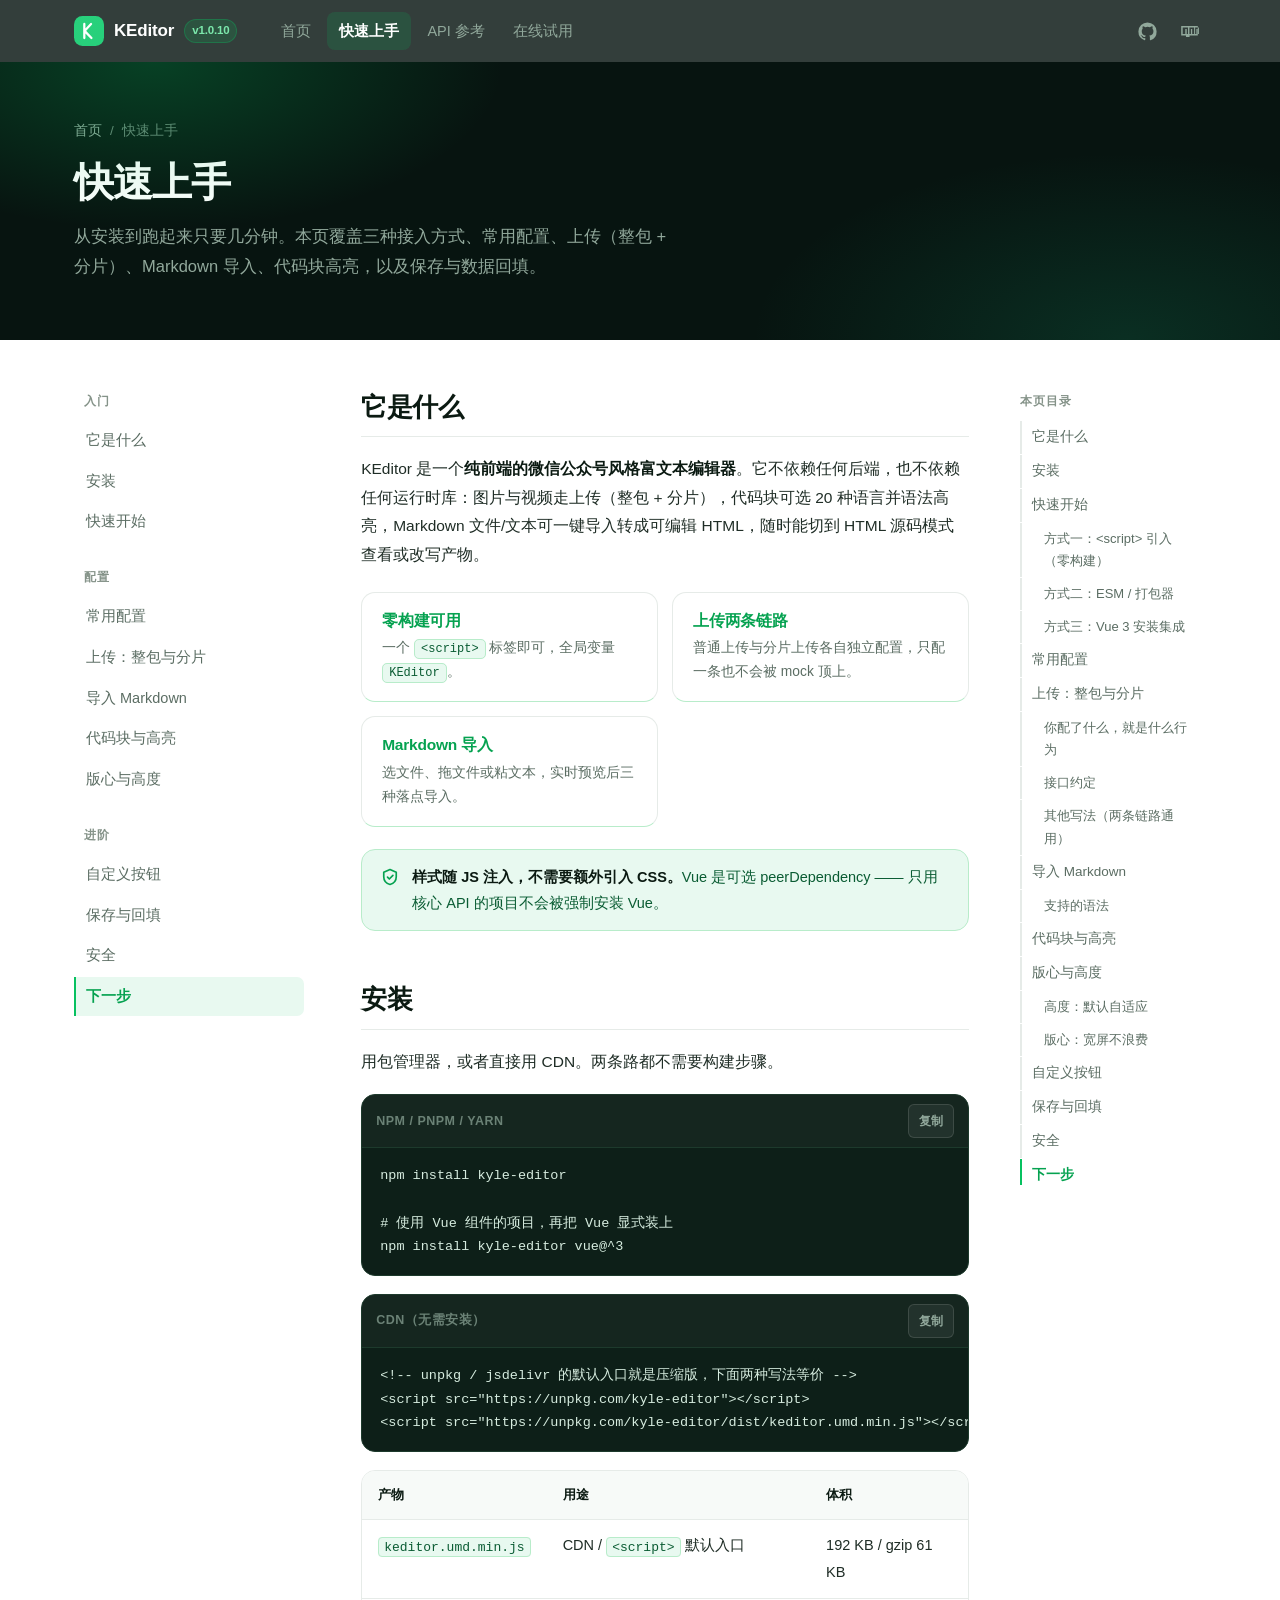
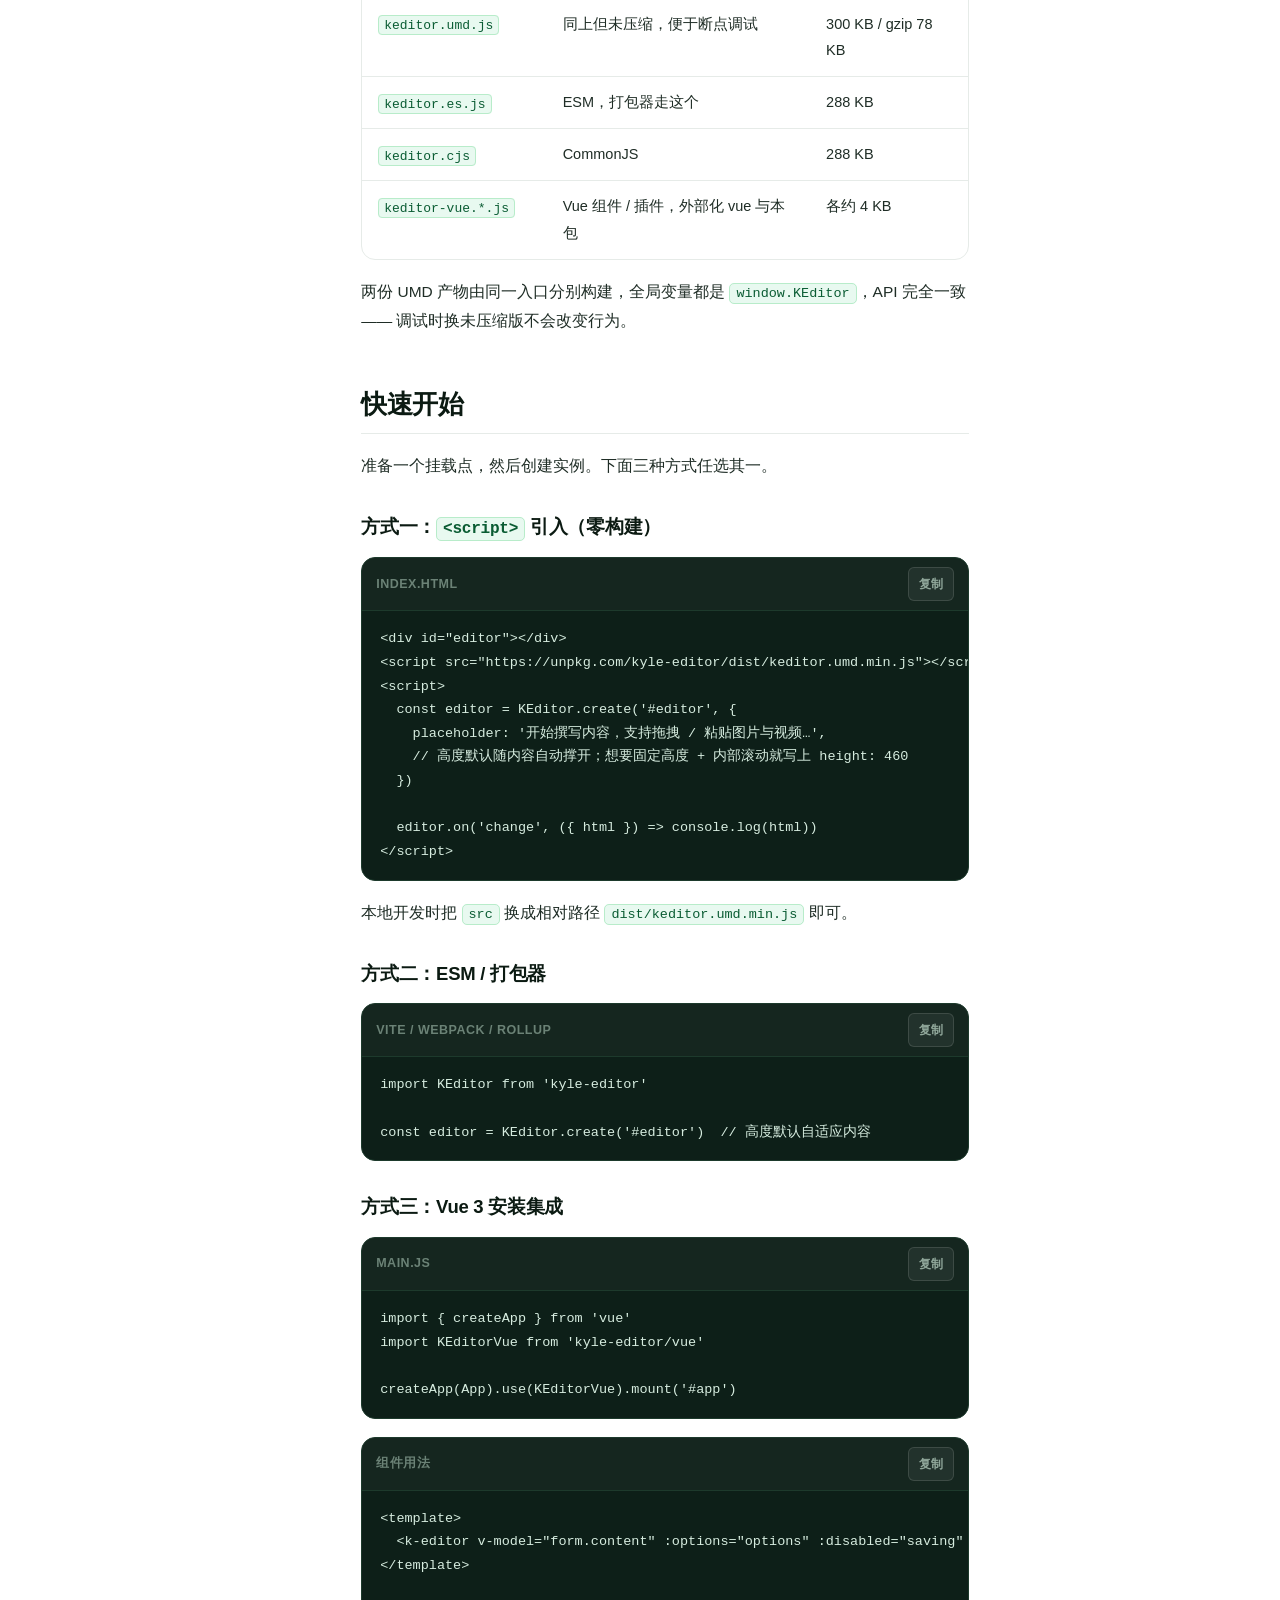
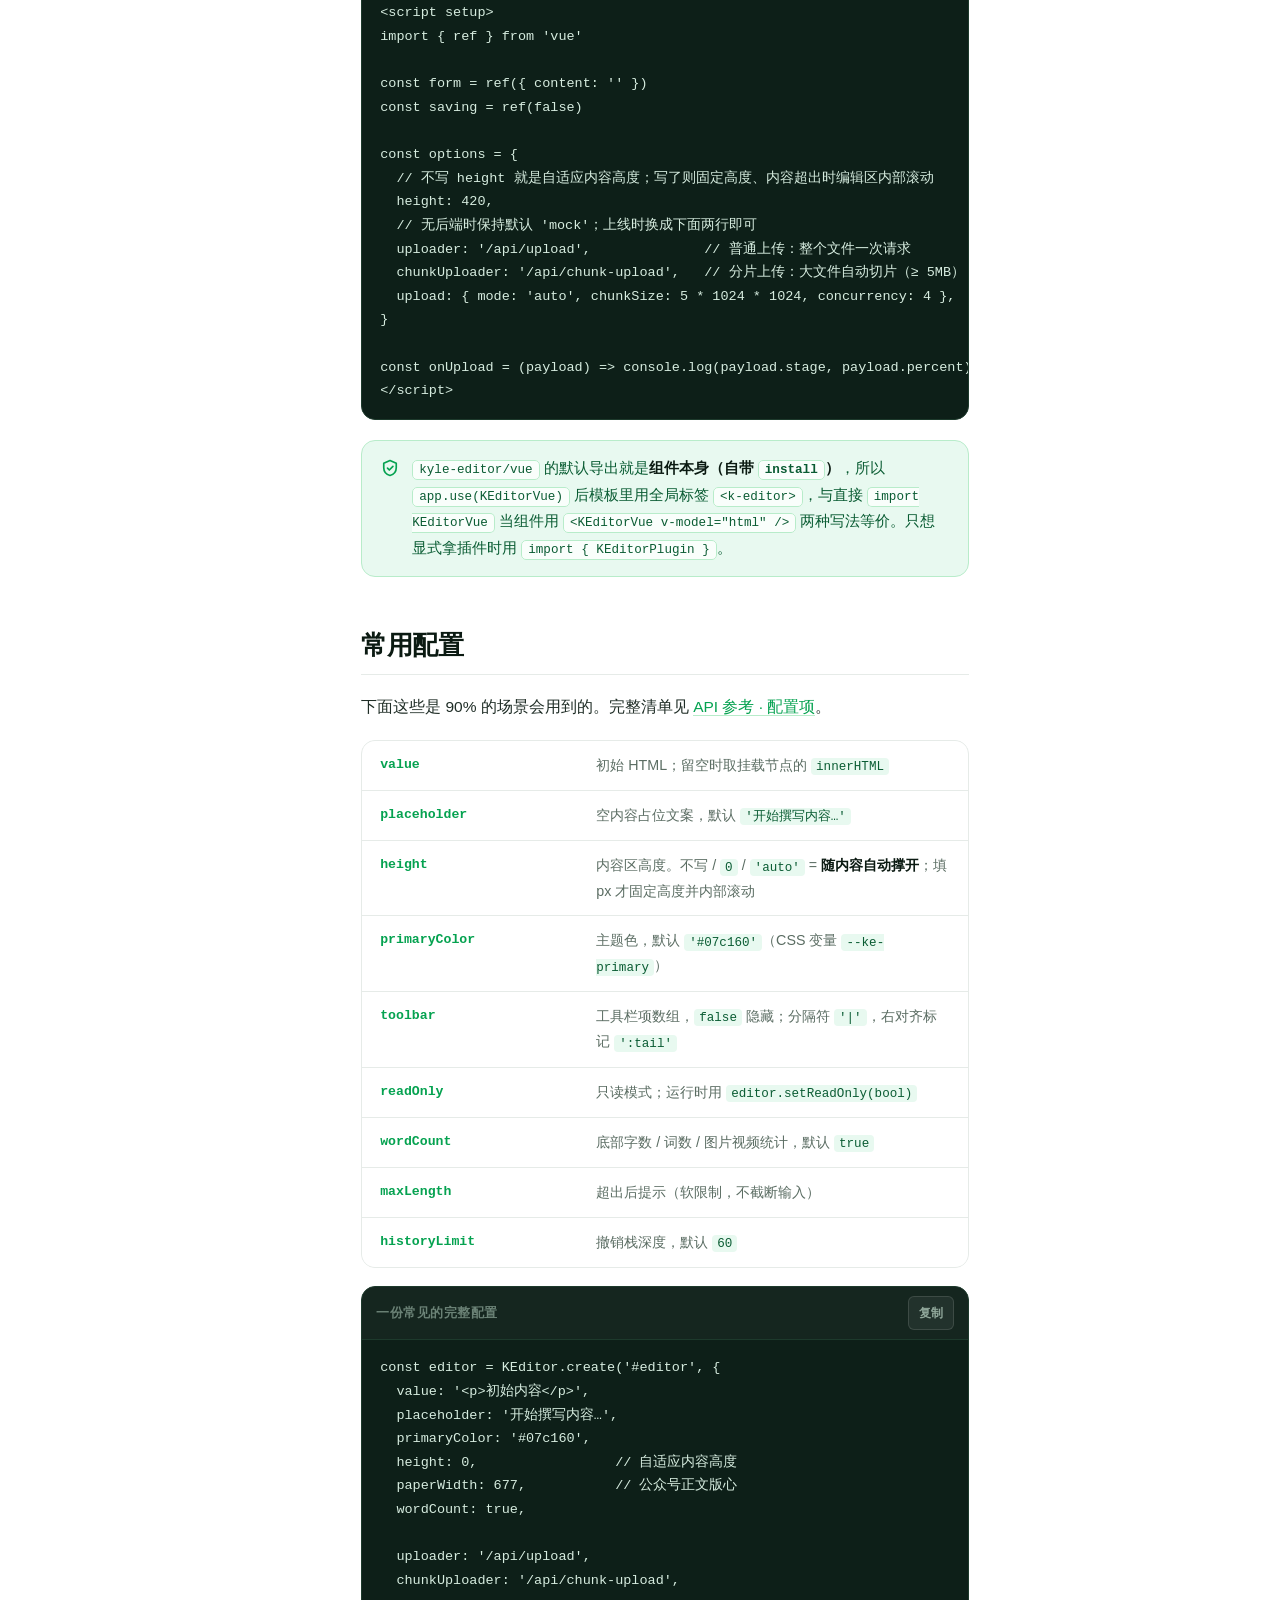
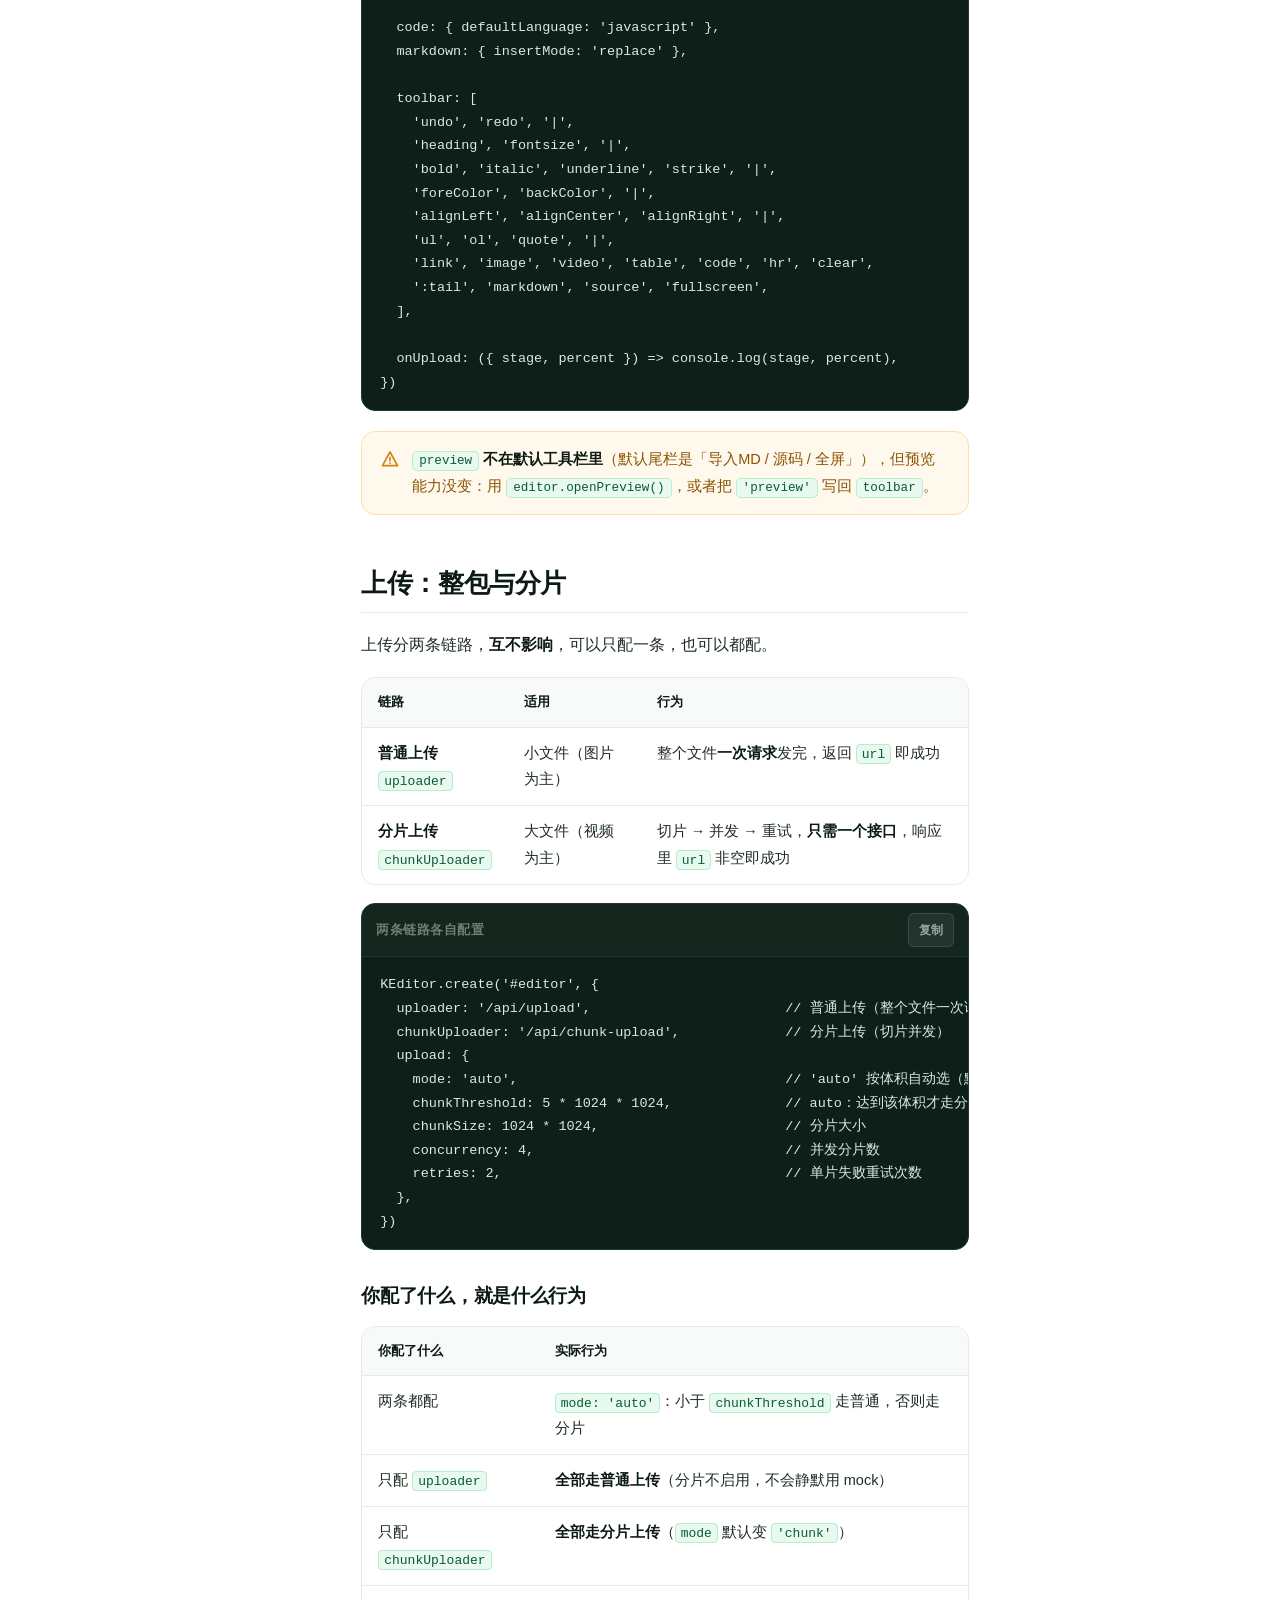
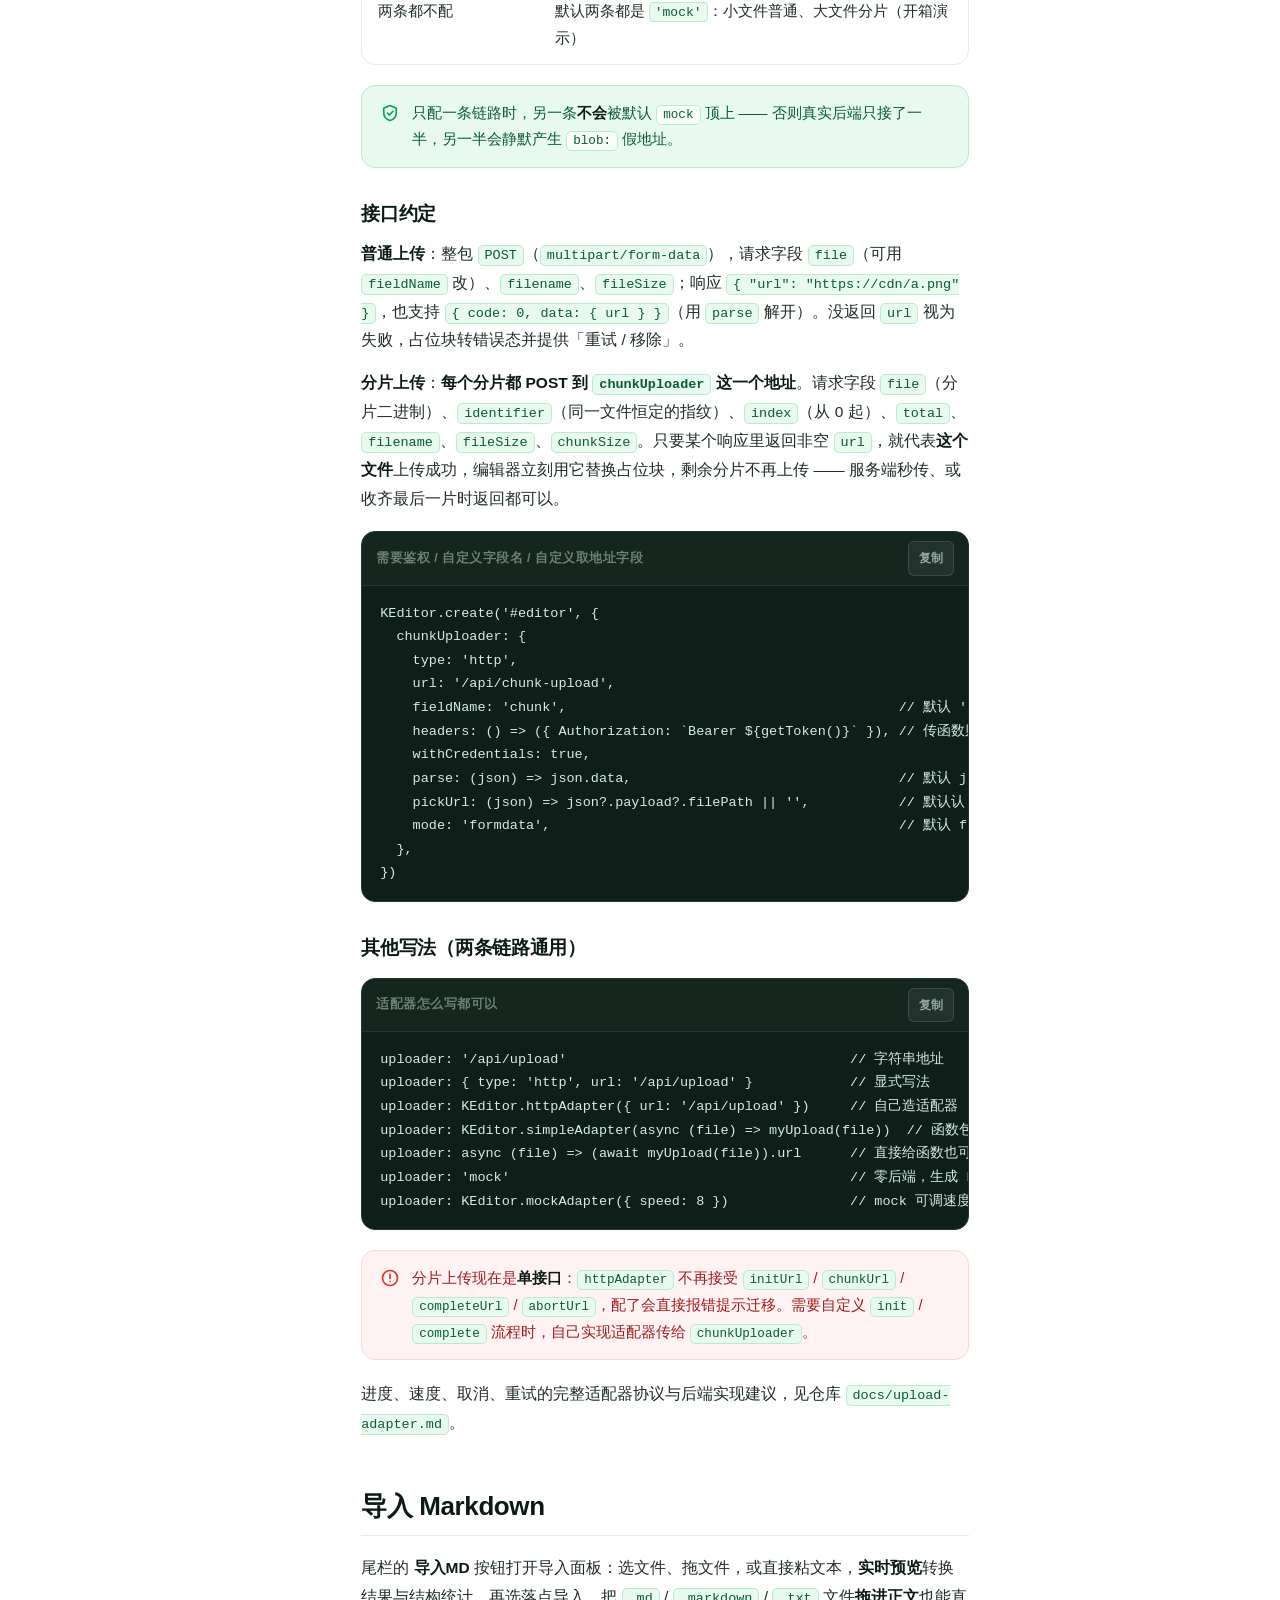
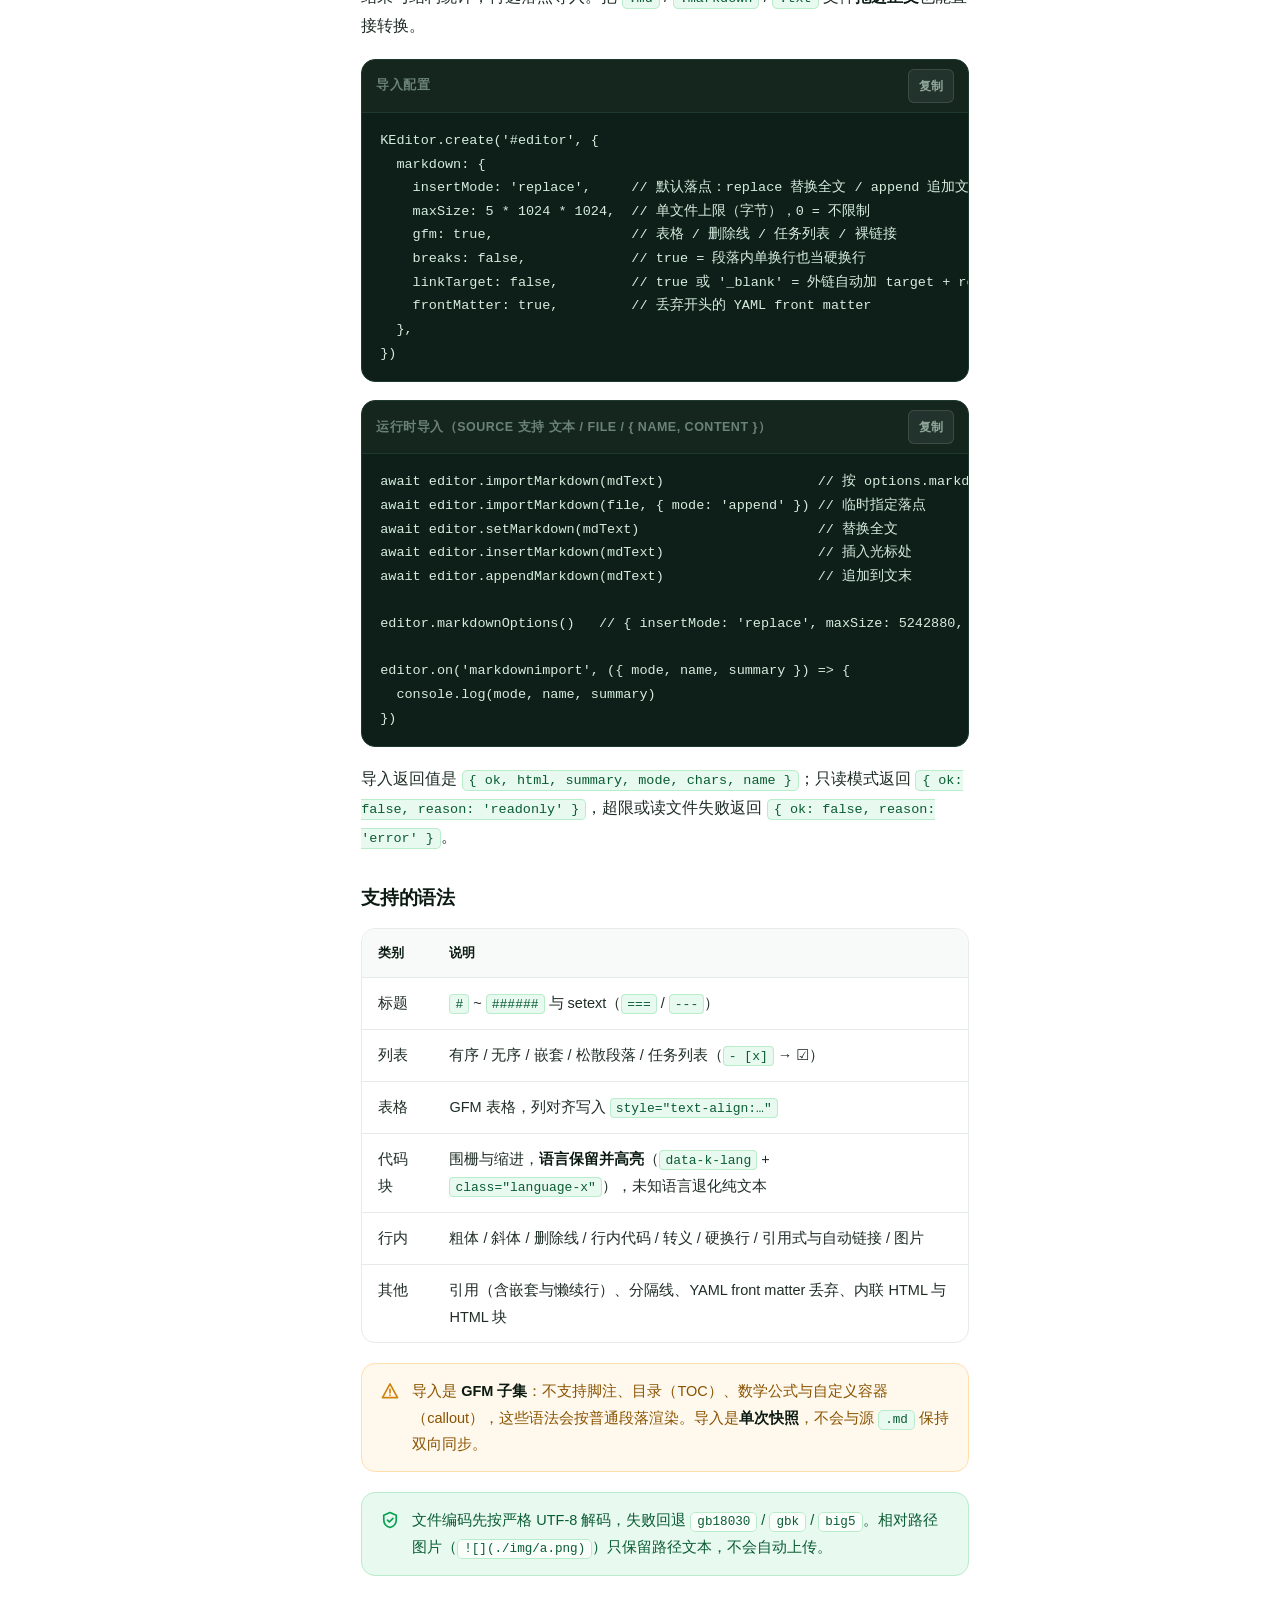
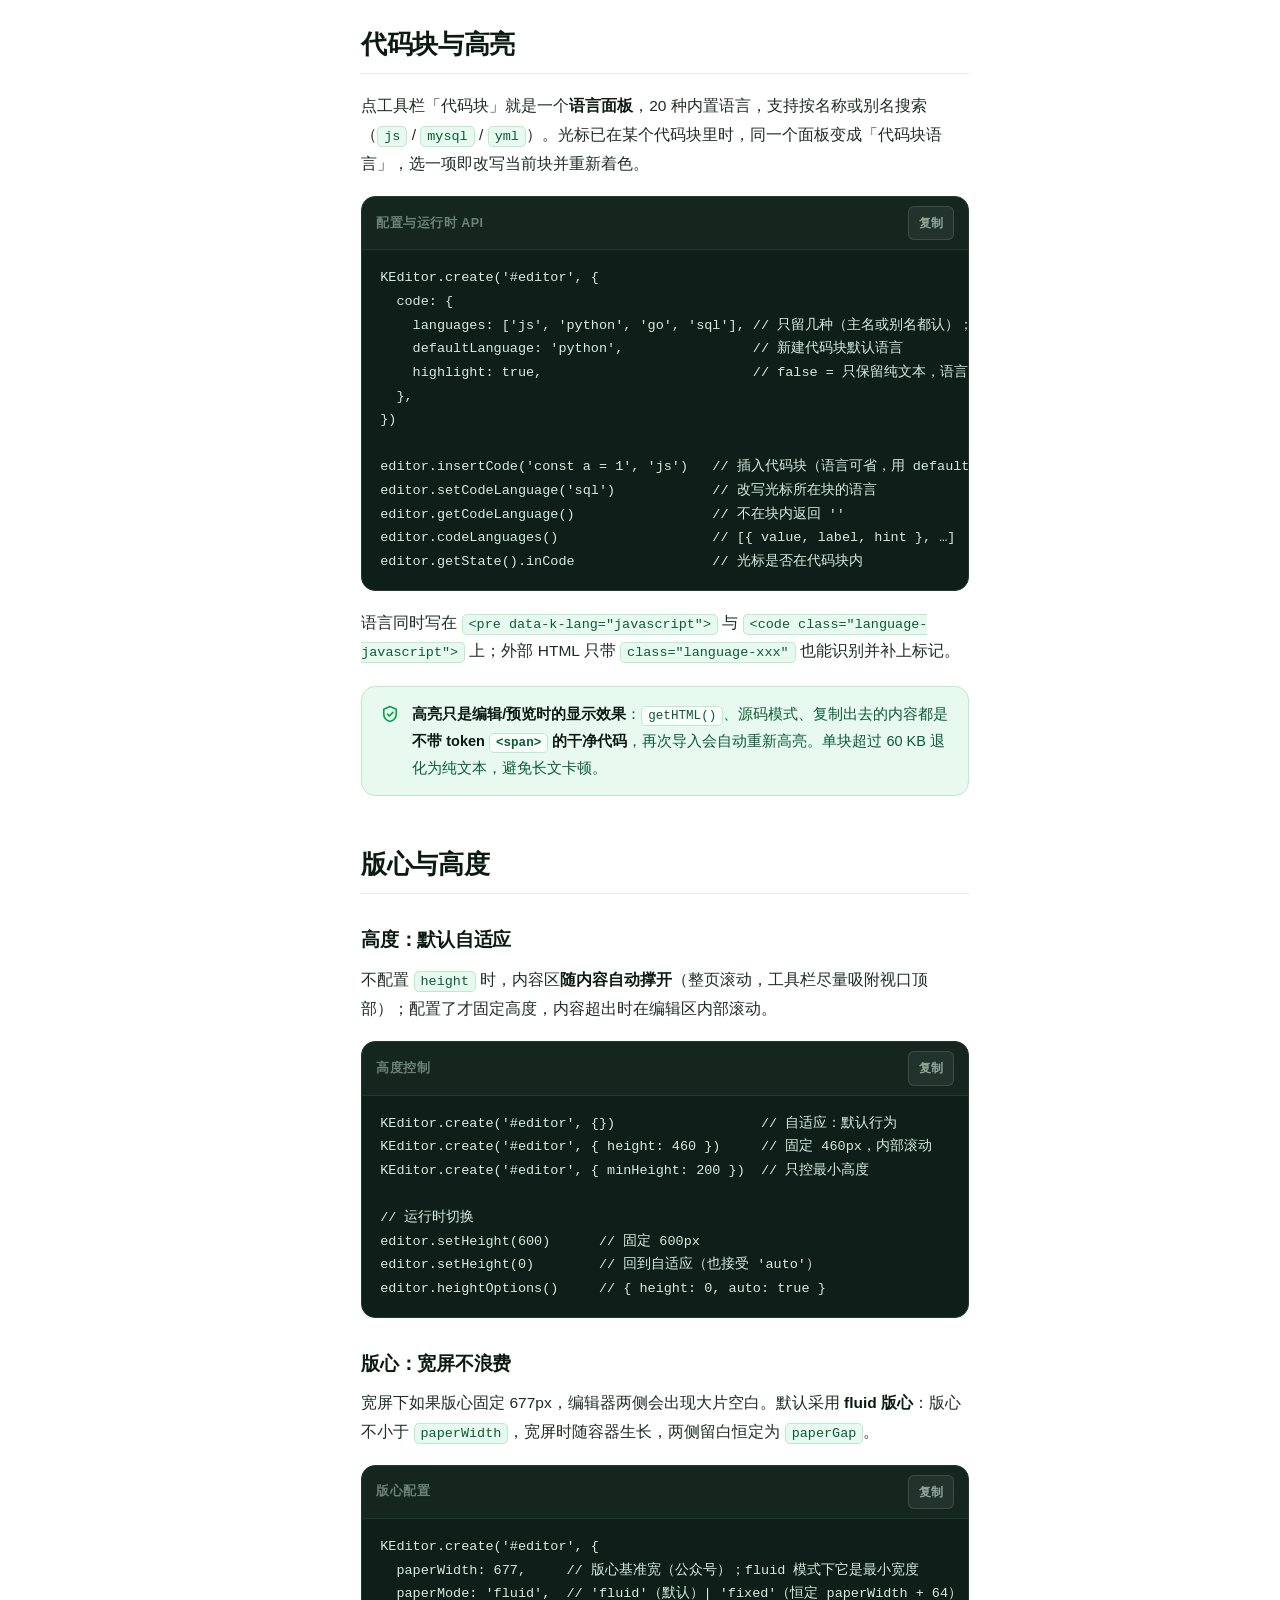
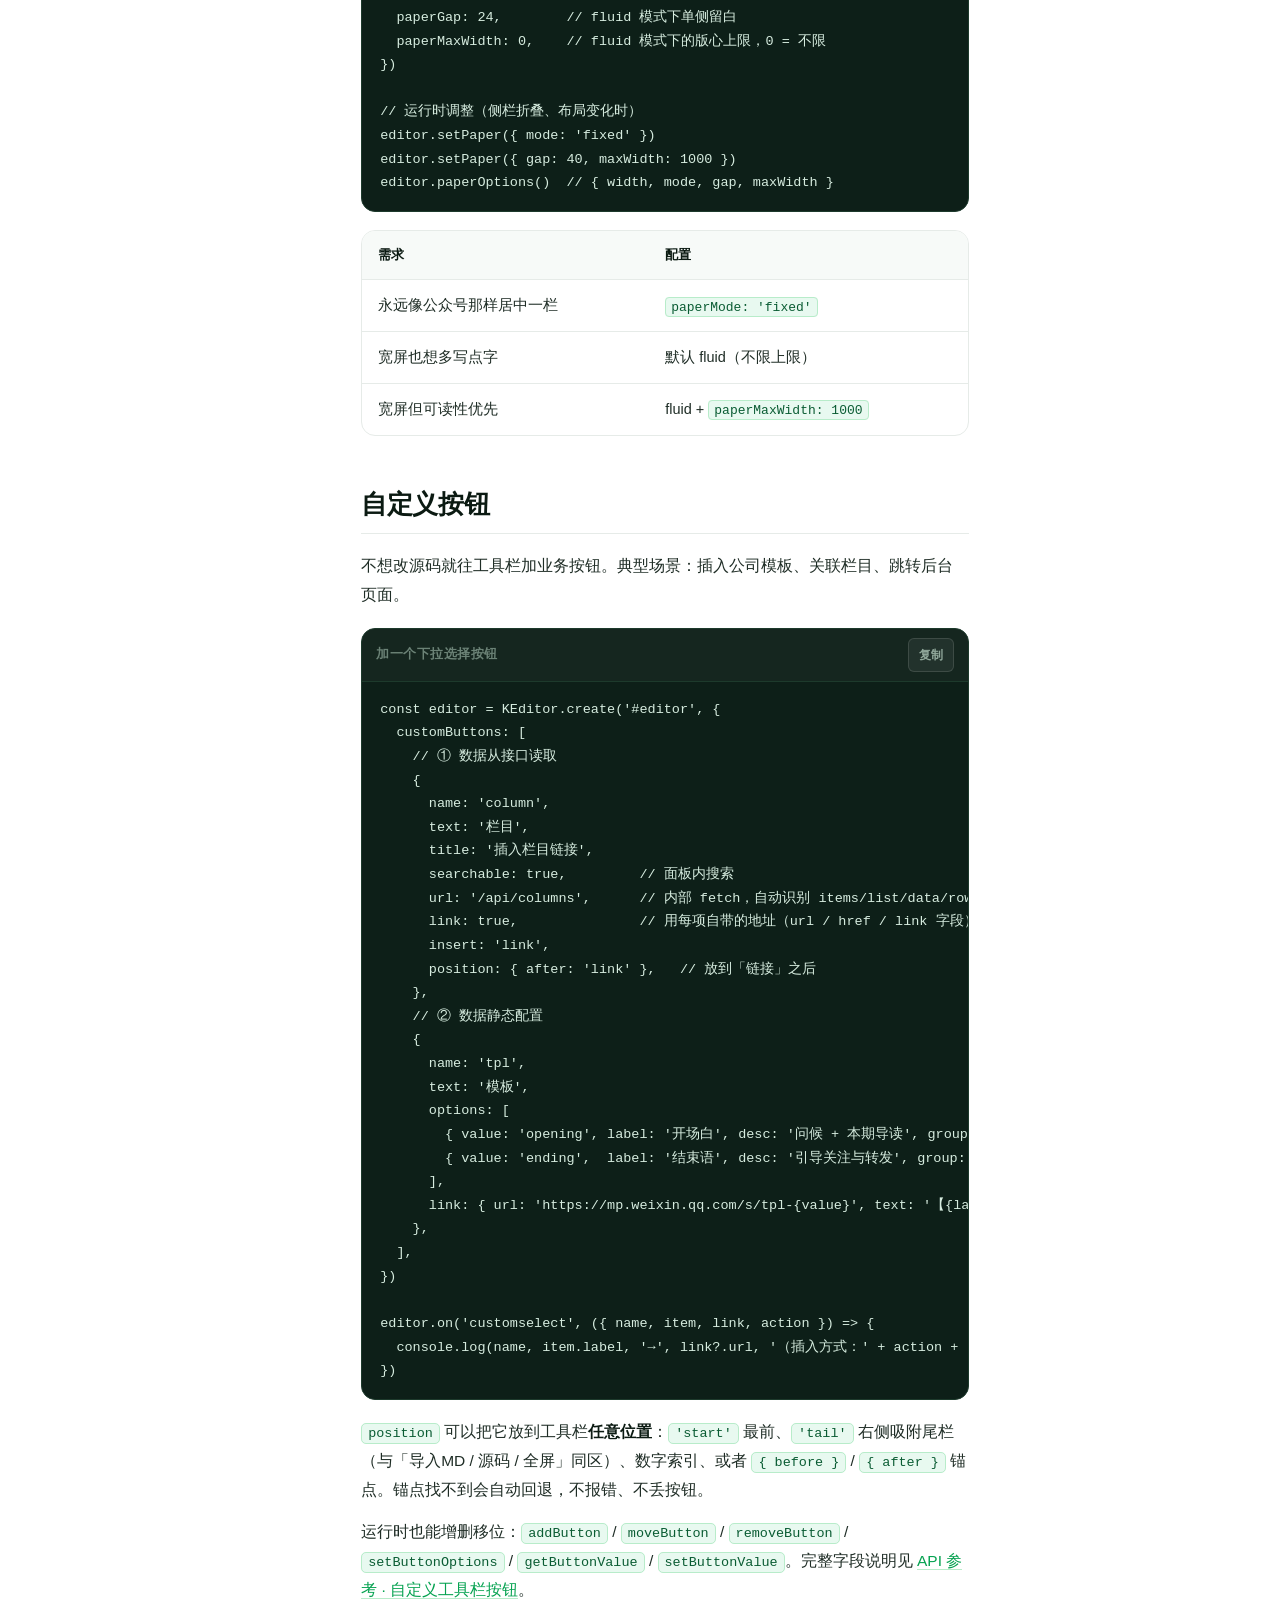
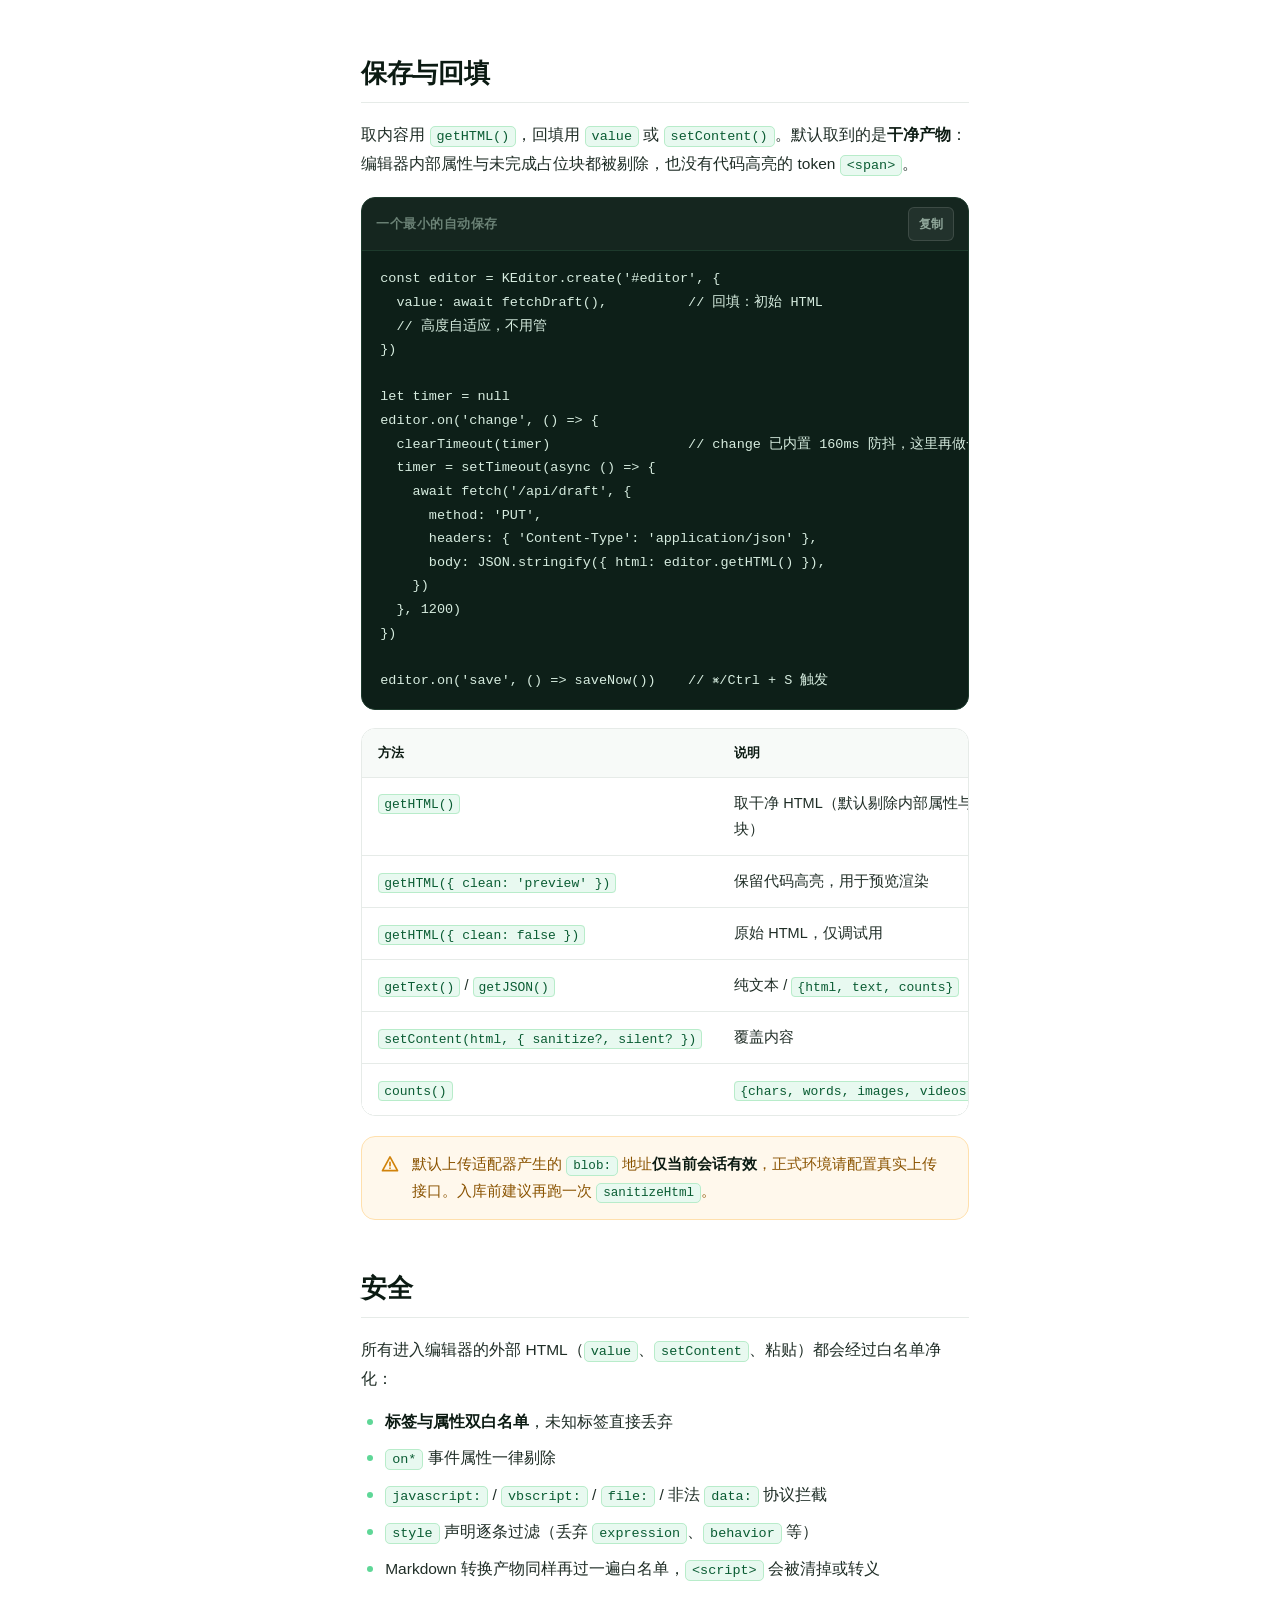
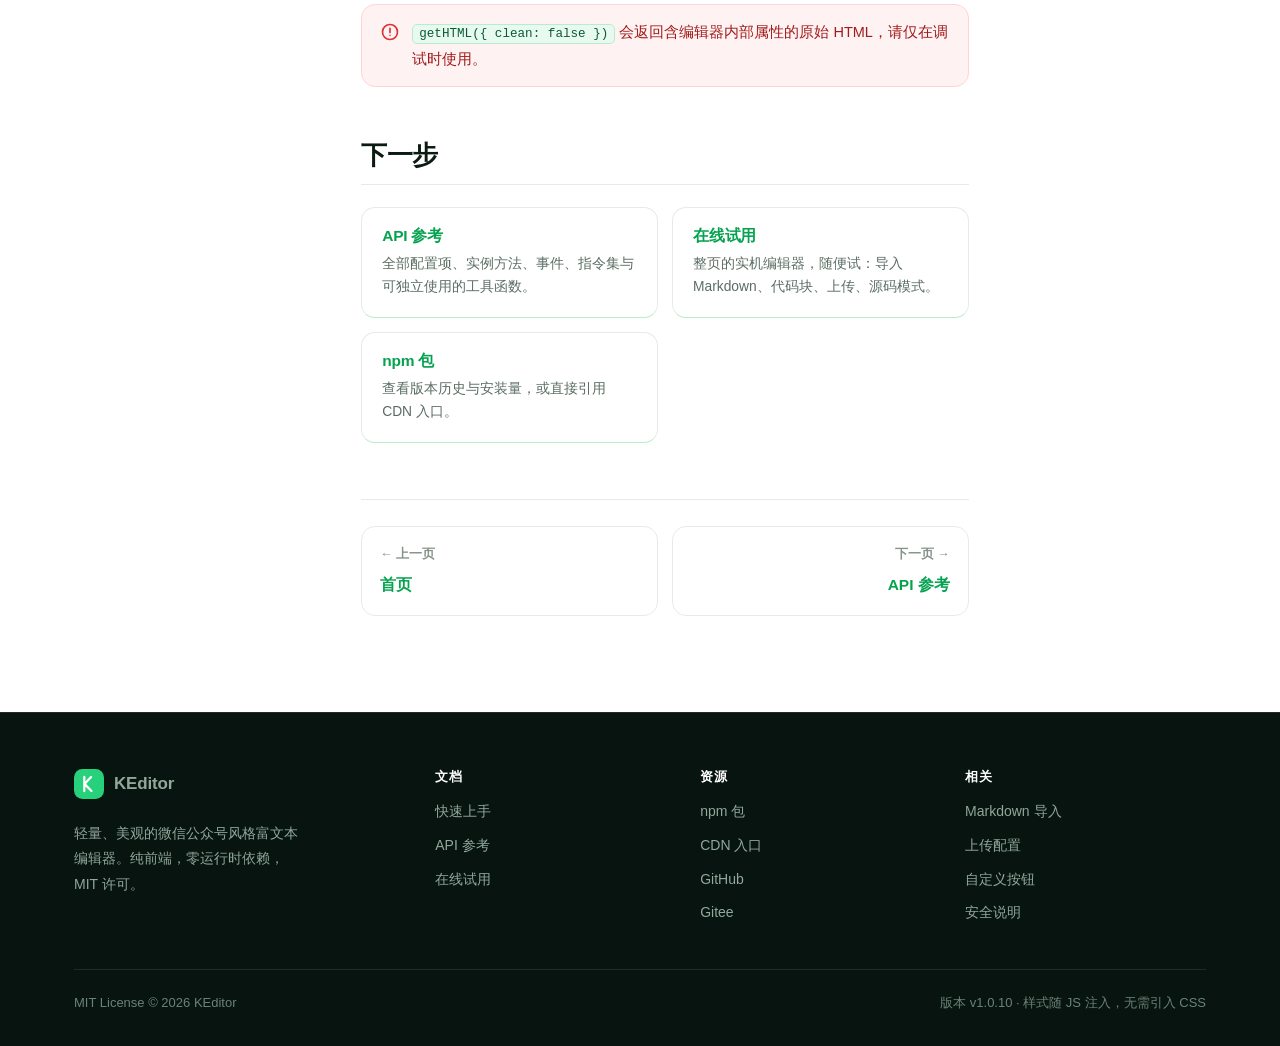
<file: guide.html>
<!DOCTYPE html>
<html lang="zh-CN">
<head>
<meta charset="UTF-8">
<meta name="viewport" content="width=device-width, initial-scale=1">
<title>快速上手 · KEditor</title>
<meta name="description" content="KEditor 快速上手指南：安装、三种接入方式、常用配置、上传（整包 + 分片）、Markdown 导入、代码块高亮、保存与回填。">
<link rel="icon" href="data:image/svg+xml,%3Csvg xmlns='http://www.w3.org/2000/svg' viewBox='0 0 32 32'%3E%3Crect width='32' height='32' rx='8' fill='%2307c160'/%3E%3Ctext x='16' y='23' font-size='19' font-family='Helvetica,sans-serif' font-weight='700' fill='%23fff' text-anchor='middle'%3EK%3C/text%3E%3C/svg%3E">
<link rel="stylesheet" href="assets/css/base.css">
<link rel="stylesheet" href="assets/css/docs.css">
</head>
<body>

<header class="site-header">
  <div class="container site-header__inner">
    <a class="brand" href="index.html">
      <svg class="brand__logo" viewBox="0 0 32 32" aria-hidden="true">
        <defs>
          <linearGradient id="kg" x1="0" y1="0" x2="32" y2="32">
            <stop offset="0" stop-color="#28d17c"></stop>
            <stop offset="1" stop-color="#05a250"></stop>
          </linearGradient>
        </defs>
        <rect width="32" height="32" rx="9" fill="url(#kg)"></rect>
        <path d="M11 8.5v15M11 16.2l7.2-7.7M11 15.6l7.6 7.9" stroke="#fff" stroke-width="2.4" stroke-linecap="round" stroke-linejoin="round" fill="none"></path>
      </svg>
      KEditor
      <span class="brand__ver">v1.0.10</span>
    </a>

    <nav class="nav">
      <a class="nav__link" href="index.html">首页</a>
      <a class="nav__link is-active" href="guide.html">快速上手</a>
      <a class="nav__link" href="api.html">API 参考</a>
      <a class="nav__link" href="playground.html">在线试用</a>
    </nav>

    <div class="site-header__actions">
      <a class="icon-link" href="https://github.com/kyle-xiaoku/kyle-editor" target="_blank" rel="noopener noreferrer" title="GitHub" aria-label="GitHub">
        <svg viewBox="0 0 24 24" fill="currentColor" aria-hidden="true"><path d="M12 .5A11.5 11.5 0 0 0 .5 12a11.5 11.5 0 0 0 7.86 10.92c.58.1.79-.25.79-.56v-2c-3.2.7-3.88-1.37-3.88-1.37-.53-1.34-1.3-1.7-1.3-1.7-1.06-.72.08-.7.08-.7 1.17.08 1.79 1.2 1.79 1.2 1.04 1.79 2.73 1.27 3.4.97.1-.75.4-1.27.74-1.56-2.55-.29-5.24-1.28-5.24-5.7 0-1.26.45-2.29 1.19-3.1-.12-.29-.52-1.46.11-3.05 0 0 .97-.31 3.18 1.18a11 11 0 0 1 5.8 0c2.2-1.49 3.17-1.18 3.17-1.18.63 1.59.23 2.76.12 3.05.74.81 1.18 1.84 1.18 3.1 0 4.43-2.69 5.4-5.25 5.69.41.36.78 1.06.78 2.14v3.17c0 .31.21.67.8.56A11.5 11.5 0 0 0 23.5 12 11.5 11.5 0 0 0 12 .5Z"></path></svg>
      </a>
      <a class="icon-link" href="https://www.npmjs.com/package/kyle-editor" target="_blank" rel="noopener noreferrer" title="npm" aria-label="npm">
        <svg viewBox="0 0 24 24" fill="currentColor" aria-hidden="true"><path d="M1.5 5h21v12.2h-10.4V19H7.6v-1.8H1.5V5Zm1.9 1.9v8.4h3.3V8.8h1.8v6.5h1.6V6.9H3.4Zm8.5 0v8.4h1.9V8.8h1.6v6.5h2.4V6.9h-5.9Zm7.2 0v8.4h1.6V8.8h1.5v6.5h1.7V6.9h-4.8Z"></path></svg>
      </a>
      <button class="nav-toggle" type="button" aria-expanded="false" aria-controls="site-drawer" aria-label="打开菜单">
        <svg viewBox="0 0 24 24" fill="none" stroke="currentColor" stroke-width="2" stroke-linecap="round" aria-hidden="true"><path d="M4 7h16M4 12h16M4 17h16"></path></svg>
      </button>
    </div>
  </div>
</header>

<nav class="drawer" id="site-drawer" aria-label="移动端导航">
  <a class="drawer__link" href="index.html">首页</a>
  <a class="drawer__link is-active" href="guide.html">快速上手</a>
  <a class="drawer__link" href="api.html">API 参考</a>
  <a class="drawer__link" href="playground.html">在线试用</a>
  <a class="drawer__link" href="https://github.com/kyle-xiaoku/kyle-editor" target="_blank" rel="noopener noreferrer">GitHub</a>
</nav>

<!-- ========================================================== 页面头部 -->
<section class="doc-hero">
  <div class="container doc-hero__inner">
    <div class="doc-hero__crumbs">
      <a href="index.html">首页</a>
      <span>/</span>
      <span>快速上手</span>
    </div>
    <h1>快速上手</h1>
    <p>从安装到跑起来只要几分钟。本页覆盖三种接入方式、常用配置、上传（整包 + 分片）、Markdown 导入、代码块高亮，以及保存与数据回填。</p>
  </div>
</section>

<div class="container">
  <div class="docs-layout docs-layout--with-outline">

    <!-- 桌面端侧边栏 -->
    <aside class="doc-aside">
      <nav class="doc-nav" aria-label="文档目录">
        <div class="doc-nav__group">
          <div class="doc-nav__title">入门</div>
          <ul>
            <li><a href="#intro">它是什么</a></li>
            <li><a href="#install">安装</a></li>
            <li><a href="#quickstart">快速开始</a></li>
          </ul>
        </div>
        <div class="doc-nav__group">
          <div class="doc-nav__title">配置</div>
          <ul>
            <li><a href="#options">常用配置</a></li>
            <li><a href="#upload">上传：整包与分片</a></li>
            <li><a href="#markdown">导入 Markdown</a></li>
            <li><a href="#code">代码块与高亮</a></li>
            <li><a href="#style">版心与高度</a></li>
          </ul>
        </div>
        <div class="doc-nav__group">
          <div class="doc-nav__title">进阶</div>
          <ul>
            <li><a href="#custom">自定义按钮</a></li>
            <li><a href="#save">保存与回填</a></li>
            <li><a href="#security">安全</a></li>
            <li><a href="#next">下一步</a></li>
          </ul>
        </div>
      </nav>
    </aside>

    <!-- 移动端横向导航 -->
    <div class="doc-aside__mobile"><nav id="doc-mobile-nav" aria-label="文档目录（移动端）"></nav></div>

    <article class="doc-body">

      <!-- ------------------------------------------------------------ -->
      <h2 id="intro">它是什么</h2>

      <p>KEditor 是一个<strong>纯前端的微信公众号风格富文本编辑器</strong>。它不依赖任何后端，也不依赖任何运行时库：图片与视频走上传（整包 + 分片），代码块可选 20 种语言并语法高亮，Markdown 文件/文本可一键导入转成可编辑 HTML，随时能切到 HTML 源码模式查看或改写产物。</p>

      <div class="doc-cards">
        <a class="doc-card" href="#quickstart">
          <h4>零构建可用</h4>
          <p>一个 <code>&lt;script&gt;</code> 标签即可，全局变量 <code>KEditor</code>。</p>
        </a>
        <a class="doc-card" href="#upload">
          <h4>上传两条链路</h4>
          <p>普通上传与分片上传各自独立配置，只配一条也不会被 mock 顶上。</p>
        </a>
        <a class="doc-card" href="#markdown">
          <h4>Markdown 导入</h4>
          <p>选文件、拖文件或粘文本，实时预览后三种落点导入。</p>
        </a>
      </div>

      <div class="callout callout--tip">
        <svg class="callout__icon" viewBox="0 0 24 24" fill="none" stroke="currentColor" stroke-width="2" stroke-linecap="round" stroke-linejoin="round" aria-hidden="true"><path d="M12 3l7.5 3.4v5.2c0 4.4-3 8-7.5 9.4-4.5-1.4-7.5-5-7.5-9.4V6.4L12 3Z"></path><path d="M9 12.2l2.2 2.2L15.5 10"></path></svg>
        <p><strong>样式随 JS 注入，不需要额外引入 CSS。</strong>Vue 是可选 peerDependency —— 只用核心 API 的项目不会被强制安装 Vue。</p>
      </div>

      <!-- ------------------------------------------------------------ -->
      <h2 id="install">安装</h2>

      <p>用包管理器，或者直接用 CDN。两条路都不需要构建步骤。</p>

      <div class="code-block">
        <div class="code-block__head">
          <span>npm / pnpm / yarn</span>
          <button class="copy-btn" type="button">复制</button>
        </div>
<pre><code>npm install kyle-editor

# 使用 Vue 组件的项目，再把 Vue 显式装上
npm install kyle-editor vue@^3</code></pre>
      </div>

      <div class="code-block">
        <div class="code-block__head">
          <span>CDN（无需安装）</span>
          <button class="copy-btn" type="button">复制</button>
        </div>
<pre><code>&lt;!-- unpkg / jsdelivr 的默认入口就是压缩版，下面两种写法等价 --&gt;
&lt;script src="https://unpkg.com/kyle-editor"&gt;&lt;/script&gt;
&lt;script src="https://unpkg.com/kyle-editor/dist/keditor.umd.min.js"&gt;&lt;/script&gt;</code></pre>
      </div>

      <div class="table-wrap">
        <table class="data">
          <thead>
            <tr><th>产物</th><th>用途</th><th>体积</th></tr>
          </thead>
          <tbody>
            <tr><td><code>keditor.umd.min.js</code></td><td>CDN / <code>&lt;script&gt;</code> 默认入口</td><td>192 KB / gzip 61 KB</td></tr>
            <tr><td><code>keditor.umd.js</code></td><td>同上但未压缩，便于断点调试</td><td>300 KB / gzip 78 KB</td></tr>
            <tr><td><code>keditor.es.js</code></td><td>ESM，打包器走这个</td><td>288 KB</td></tr>
            <tr><td><code>keditor.cjs</code></td><td>CommonJS</td><td>288 KB</td></tr>
            <tr><td><code>keditor-vue.*.js</code></td><td>Vue 组件 / 插件，外部化 vue 与本包</td><td>各约 4 KB</td></tr>
          </tbody>
        </table>
      </div>

      <p class="tabs__note">两份 UMD 产物由同一入口分别构建，全局变量都是 <code>window.KEditor</code>，API 完全一致 —— 调试时换未压缩版不会改变行为。</p>

      <!-- ------------------------------------------------------------ -->
      <h2 id="quickstart">快速开始</h2>

      <p>准备一个挂载点，然后创建实例。下面三种方式任选其一。</p>

      <h3>方式一：<code>&lt;script&gt;</code> 引入（零构建）</h3>

      <div class="code-block">
        <div class="code-block__head">
          <span>index.html</span>
          <button class="copy-btn" type="button">复制</button>
        </div>
<pre><code>&lt;div id="editor"&gt;&lt;/div&gt;
&lt;script src="https://unpkg.com/kyle-editor/dist/keditor.umd.min.js"&gt;&lt;/script&gt;
&lt;script&gt;
  const editor = KEditor.create('#editor', {
    placeholder: '开始撰写内容，支持拖拽 / 粘贴图片与视频…',
    // 高度默认随内容自动撑开；想要固定高度 + 内部滚动就写上 height: 460
  })

  editor.on('change', ({ html }) =&gt; console.log(html))
&lt;/script&gt;</code></pre>
      </div>

      <p class="tabs__note">本地开发时把 <code>src</code> 换成相对路径 <code>dist/keditor.umd.min.js</code> 即可。</p>

      <h3>方式二：ESM / 打包器</h3>

      <div class="code-block">
        <div class="code-block__head">
          <span>Vite / Webpack / Rollup</span>
          <button class="copy-btn" type="button">复制</button>
        </div>
<pre><code>import KEditor from 'kyle-editor'

const editor = KEditor.create('#editor')  // 高度默认自适应内容</code></pre>
      </div>

      <h3>方式三：Vue 3 安装集成</h3>

      <div class="code-block">
        <div class="code-block__head">
          <span>main.js</span>
          <button class="copy-btn" type="button">复制</button>
        </div>
<pre><code>import { createApp } from 'vue'
import KEditorVue from 'kyle-editor/vue'

createApp(App).use(KEditorVue).mount('#app')</code></pre>
      </div>

      <div class="code-block">
        <div class="code-block__head">
          <span>组件用法</span>
          <button class="copy-btn" type="button">复制</button>
        </div>
<pre><code>&lt;template&gt;
  &lt;k-editor v-model="form.content" :options="options" :disabled="saving" @upload="onUpload" /&gt;
&lt;/template&gt;

&lt;script setup&gt;
import { ref } from 'vue'

const form = ref({ content: '' })
const saving = ref(false)

const options = {
  // 不写 height 就是自适应内容高度；写了则固定高度、内容超出时编辑区内部滚动
  height: 420,
  // 无后端时保持默认 'mock'；上线时换成下面两行即可
  uploader: '/api/upload',              // 普通上传：整个文件一次请求
  chunkUploader: '/api/chunk-upload',   // 分片上传：大文件自动切片（≥ 5MB）
  upload: { mode: 'auto', chunkSize: 5 * 1024 * 1024, concurrency: 4 },
}

const onUpload = (payload) =&gt; console.log(payload.stage, payload.percent)
&lt;/script&gt;</code></pre>
      </div>

      <div class="callout callout--tip">
        <svg class="callout__icon" viewBox="0 0 24 24" fill="none" stroke="currentColor" stroke-width="2" stroke-linecap="round" stroke-linejoin="round" aria-hidden="true"><path d="M12 3l7.5 3.4v5.2c0 4.4-3 8-7.5 9.4-4.5-1.4-7.5-5-7.5-9.4V6.4L12 3Z"></path><path d="M9 12.2l2.2 2.2L15.5 10"></path></svg>
        <p><code>kyle-editor/vue</code> 的默认导出就是<strong>组件本身（自带 <code>install</code>）</strong>，所以 <code>app.use(KEditorVue)</code> 后模板里用全局标签 <code>&lt;k-editor&gt;</code>，与直接 <code>import KEditorVue</code> 当组件用 <code>&lt;KEditorVue v-model="html" /&gt;</code> 两种写法等价。只想显式拿插件时用 <code>import { KEditorPlugin }</code>。</p>
      </div>

      <!-- ------------------------------------------------------------ -->
      <h2 id="options">常用配置</h2>

      <p>下面这些是 90% 的场景会用到的。完整清单见 <a href="api.html#options">API 参考 · 配置项</a>。</p>

      <div class="kv">
        <div class="kv__row">
          <div class="kv__key">value</div>
          <div class="kv__val">初始 HTML；留空时取挂载节点的 <code>innerHTML</code></div>
        </div>
        <div class="kv__row">
          <div class="kv__key">placeholder</div>
          <div class="kv__val">空内容占位文案，默认 <code>'开始撰写内容…'</code></div>
        </div>
        <div class="kv__row">
          <div class="kv__key">height</div>
          <div class="kv__val">内容区高度。不写 / <code>0</code> / <code>'auto'</code> = <strong>随内容自动撑开</strong>；填 px 才固定高度并内部滚动</div>
        </div>
        <div class="kv__row">
          <div class="kv__key">primaryColor</div>
          <div class="kv__val">主题色，默认 <code>'#07c160'</code>（CSS 变量 <code>--ke-primary</code>）</div>
        </div>
        <div class="kv__row">
          <div class="kv__key">toolbar</div>
          <div class="kv__val">工具栏项数组，<code>false</code> 隐藏；分隔符 <code>'|'</code>，右对齐标记 <code>':tail'</code></div>
        </div>
        <div class="kv__row">
          <div class="kv__key">readOnly</div>
          <div class="kv__val">只读模式；运行时用 <code>editor.setReadOnly(bool)</code></div>
        </div>
        <div class="kv__row">
          <div class="kv__key">wordCount</div>
          <div class="kv__val">底部字数 / 词数 / 图片视频统计，默认 <code>true</code></div>
        </div>
        <div class="kv__row">
          <div class="kv__key">maxLength</div>
          <div class="kv__val">超出后提示（软限制，不截断输入）</div>
        </div>
        <div class="kv__row">
          <div class="kv__key">historyLimit</div>
          <div class="kv__val">撤销栈深度，默认 <code>60</code></div>
        </div>
      </div>

      <div class="code-block">
        <div class="code-block__head">
          <span>一份常见的完整配置</span>
          <button class="copy-btn" type="button">复制</button>
        </div>
<pre><code>const editor = KEditor.create('#editor', {
  value: '&lt;p&gt;初始内容&lt;/p&gt;',
  placeholder: '开始撰写内容…',
  primaryColor: '#07c160',
  height: 0,                 // 自适应内容高度
  paperWidth: 677,           // 公众号正文版心
  wordCount: true,

  uploader: '/api/upload',
  chunkUploader: '/api/chunk-upload',

  code: { defaultLanguage: 'javascript' },
  markdown: { insertMode: 'replace' },

  toolbar: [
    'undo', 'redo', '|',
    'heading', 'fontsize', '|',
    'bold', 'italic', 'underline', 'strike', '|',
    'foreColor', 'backColor', '|',
    'alignLeft', 'alignCenter', 'alignRight', '|',
    'ul', 'ol', 'quote', '|',
    'link', 'image', 'video', 'table', 'code', 'hr', 'clear',
    ':tail', 'markdown', 'source', 'fullscreen',
  ],

  onUpload: ({ stage, percent }) =&gt; console.log(stage, percent),
})</code></pre>
      </div>

      <div class="callout callout--warn">
        <svg class="callout__icon" viewBox="0 0 24 24" fill="none" stroke="currentColor" stroke-width="2" stroke-linecap="round" stroke-linejoin="round" aria-hidden="true"><path d="M12 3.5 21 20H3L12 3.5Z"></path><path d="M12 10v4M12 17h.01"></path></svg>
        <p><code>preview</code> <strong>不在默认工具栏里</strong>（默认尾栏是「导入MD / 源码 / 全屏」），但预览能力没变：用 <code>editor.openPreview()</code>，或者把 <code>'preview'</code> 写回 <code>toolbar</code>。</p>
      </div>

      <!-- ------------------------------------------------------------ -->
      <h2 id="upload">上传：整包与分片</h2>

      <p>上传分两条链路，<strong>互不影响</strong>，可以只配一条，也可以都配。</p>

      <div class="table-wrap">
        <table class="data">
          <thead>
            <tr><th>链路</th><th>适用</th><th>行为</th></tr>
          </thead>
          <tbody>
            <tr>
              <td><strong>普通上传</strong><br><code>uploader</code></td>
              <td>小文件（图片为主）</td>
              <td>整个文件<strong>一次请求</strong>发完，返回 <code>url</code> 即成功</td>
            </tr>
            <tr>
              <td><strong>分片上传</strong><br><code>chunkUploader</code></td>
              <td>大文件（视频为主）</td>
              <td>切片 → 并发 → 重试，<strong>只需一个接口</strong>，响应里 <code>url</code> 非空即成功</td>
            </tr>
          </tbody>
        </table>
      </div>

      <div class="code-block">
        <div class="code-block__head">
          <span>两条链路各自配置</span>
          <button class="copy-btn" type="button">复制</button>
        </div>
<pre><code>KEditor.create('#editor', {
  uploader: '/api/upload',                        // 普通上传（整个文件一次请求）
  chunkUploader: '/api/chunk-upload',             // 分片上传（切片并发）
  upload: {
    mode: 'auto',                                 // 'auto' 按体积自动选（默认）| 'normal' | 'chunk'
    chunkThreshold: 5 * 1024 * 1024,              // auto：达到该体积才走分片
    chunkSize: 1024 * 1024,                       // 分片大小
    concurrency: 4,                               // 并发分片数
    retries: 2,                                   // 单片失败重试次数
  },
})</code></pre>
      </div>

      <h3>你配了什么，就是什么行为</h3>

      <div class="table-wrap">
        <table class="data">
          <thead>
            <tr><th>你配了什么</th><th>实际行为</th></tr>
          </thead>
          <tbody>
            <tr><td>两条都配</td><td><code>mode: 'auto'</code>：小于 <code>chunkThreshold</code> 走普通，否则走分片</td></tr>
            <tr><td>只配 <code>uploader</code></td><td><strong>全部走普通上传</strong>（分片不启用，不会静默用 mock）</td></tr>
            <tr><td>只配 <code>chunkUploader</code></td><td><strong>全部走分片上传</strong>（<code>mode</code> 默认变 <code>'chunk'</code>）</td></tr>
            <tr><td>两条都不配</td><td>默认两条都是 <code>'mock'</code>：小文件普通、大文件分片（开箱演示）</td></tr>
          </tbody>
        </table>
      </div>

      <div class="callout callout--tip">
        <svg class="callout__icon" viewBox="0 0 24 24" fill="none" stroke="currentColor" stroke-width="2" stroke-linecap="round" stroke-linejoin="round" aria-hidden="true"><path d="M12 3l7.5 3.4v5.2c0 4.4-3 8-7.5 9.4-4.5-1.4-7.5-5-7.5-9.4V6.4L12 3Z"></path><path d="M9 12.2l2.2 2.2L15.5 10"></path></svg>
        <p>只配一条链路时，另一条<strong>不会</strong>被默认 <code>mock</code> 顶上 —— 否则真实后端只接了一半，另一半会静默产生 <code>blob:</code> 假地址。</p>
      </div>

      <h3>接口约定</h3>

      <p><strong>普通上传</strong>：整包 <code>POST</code>（<code>multipart/form-data</code>），请求字段 <code>file</code>（可用 <code>fieldName</code> 改）、<code>filename</code>、<code>fileSize</code>；响应 <code>{ "url": "https://cdn/a.png" }</code>，也支持 <code>{ code: 0, data: { url } }</code>（用 <code>parse</code> 解开）。没返回 <code>url</code> 视为失败，占位块转错误态并提供「重试 / 移除」。</p>

      <p><strong>分片上传</strong>：<strong>每个分片都 POST 到 <code>chunkUploader</code> 这一个地址</strong>。请求字段 <code>file</code>（分片二进制）、<code>identifier</code>（同一文件恒定的指纹）、<code>index</code>（从 0 起）、<code>total</code>、<code>filename</code>、<code>fileSize</code>、<code>chunkSize</code>。只要某个响应里返回非空 <code>url</code>，就代表<strong>这个文件</strong>上传成功，编辑器立刻用它替换占位块，剩余分片不再上传 —— 服务端秒传、或收齐最后一片时返回都可以。</p>

      <div class="code-block">
        <div class="code-block__head">
          <span>需要鉴权 / 自定义字段名 / 自定义取地址字段</span>
          <button class="copy-btn" type="button">复制</button>
        </div>
<pre><code>KEditor.create('#editor', {
  chunkUploader: {
    type: 'http',
    url: '/api/chunk-upload',
    fieldName: 'chunk',                                         // 默认 'file'
    headers: () =&gt; ({ Authorization: `Bearer ${getToken()}` }), // 传函数则每次请求实时取值
    withCredentials: true,
    parse: (json) =&gt; json.data,                                 // 默认 json.data ?? json
    pickUrl: (json) =&gt; json?.payload?.filePath || '',           // 默认认 url / fileUrl / src
    mode: 'formdata',                                           // 默认 formdata；可换 'raw'
  },
})</code></pre>
      </div>

      <h3>其他写法（两条链路通用）</h3>

      <div class="code-block">
        <div class="code-block__head">
          <span>适配器怎么写都可以</span>
          <button class="copy-btn" type="button">复制</button>
        </div>
<pre><code>uploader: '/api/upload'                                   // 字符串地址
uploader: { type: 'http', url: '/api/upload' }            // 显式写法
uploader: KEditor.httpAdapter({ url: '/api/upload' })     // 自己造适配器
uploader: KEditor.simpleAdapter(async (file) =&gt; myUpload(file))  // 函数包装
uploader: async (file) =&gt; (await myUpload(file)).url      // 直接给函数也可以
uploader: 'mock'                                          // 零后端，生成 blob: 地址
uploader: KEditor.mockAdapter({ speed: 8 })               // mock 可调速度 / 延迟 / 失败率</code></pre>
      </div>

      <div class="callout callout--danger">
        <svg class="callout__icon" viewBox="0 0 24 24" fill="none" stroke="currentColor" stroke-width="2" stroke-linecap="round" stroke-linejoin="round" aria-hidden="true"><circle cx="12" cy="12" r="9"></circle><path d="M12 7.5v5M12 16h.01"></path></svg>
        <p>分片上传现在是<strong>单接口</strong>：<code>httpAdapter</code> 不再接受 <code>initUrl</code> / <code>chunkUrl</code> / <code>completeUrl</code> / <code>abortUrl</code>，配了会直接报错提示迁移。需要自定义 <code>init</code> / <code>complete</code> 流程时，自己实现适配器传给 <code>chunkUploader</code>。</p>
      </div>

      <p class="tabs__note">进度、速度、取消、重试的完整适配器协议与后端实现建议，见仓库 <code>docs/upload-adapter.md</code>。</p>

      <!-- ------------------------------------------------------------ -->
      <h2 id="markdown">导入 Markdown</h2>

      <p>尾栏的 <strong>导入MD</strong> 按钮打开导入面板：选文件、拖文件，或直接粘文本，<strong>实时预览</strong>转换结果与结构统计，再选落点导入。把 <code>.md</code> / <code>.markdown</code> / <code>.txt</code> 文件<strong>拖进正文</strong>也能直接转换。</p>

      <div class="code-block">
        <div class="code-block__head">
          <span>导入配置</span>
          <button class="copy-btn" type="button">复制</button>
        </div>
<pre><code>KEditor.create('#editor', {
  markdown: {
    insertMode: 'replace',     // 默认落点：replace 替换全文 / append 追加文末 / cursor 插入光标
    maxSize: 5 * 1024 * 1024,  // 单文件上限（字节），0 = 不限制
    gfm: true,                 // 表格 / 删除线 / 任务列表 / 裸链接
    breaks: false,             // true = 段落内单换行也当硬换行
    linkTarget: false,         // true 或 '_blank' = 外链自动加 target + rel
    frontMatter: true,         // 丢弃开头的 YAML front matter
  },
})</code></pre>
      </div>

      <div class="code-block">
        <div class="code-block__head">
          <span>运行时导入（source 支持 文本 / File / { name, content }）</span>
          <button class="copy-btn" type="button">复制</button>
        </div>
<pre><code>await editor.importMarkdown(mdText)                   // 按 options.markdown.insertMode 落点
await editor.importMarkdown(file, { mode: 'append' }) // 临时指定落点
await editor.setMarkdown(mdText)                      // 替换全文
await editor.insertMarkdown(mdText)                   // 插入光标处
await editor.appendMarkdown(mdText)                   // 追加到文末

editor.markdownOptions()   // { insertMode: 'replace', maxSize: 5242880, auto: true }

editor.on('markdownimport', ({ mode, name, summary }) =&gt; {
  console.log(mode, name, summary)
})</code></pre>
      </div>

      <p>导入返回值是 <code>{ ok, html, summary, mode, chars, name }</code>；只读模式返回 <code>{ ok: false, reason: 'readonly' }</code>，超限或读文件失败返回 <code>{ ok: false, reason: 'error' }</code>。</p>

      <h3>支持的语法</h3>

      <div class="table-wrap">
        <table class="data">
          <thead>
            <tr><th>类别</th><th>说明</th></tr>
          </thead>
          <tbody>
            <tr><td>标题</td><td><code>#</code> ~ <code>######</code> 与 setext（<code>===</code> / <code>---</code>）</td></tr>
            <tr><td>列表</td><td>有序 / 无序 / 嵌套 / 松散段落 / 任务列表（<code>- [x]</code> → ☑）</td></tr>
            <tr><td>表格</td><td>GFM 表格，列对齐写入 <code>style="text-align:…"</code></td></tr>
            <tr><td>代码块</td><td>围栅与缩进，<strong>语言保留并高亮</strong>（<code>data-k-lang</code> + <code>class="language-x"</code>），未知语言退化纯文本</td></tr>
            <tr><td>行内</td><td>粗体 / 斜体 / 删除线 / 行内代码 / 转义 / 硬换行 / 引用式与自动链接 / 图片</td></tr>
            <tr><td>其他</td><td>引用（含嵌套与懒续行）、分隔线、YAML front matter 丢弃、内联 HTML 与 HTML 块</td></tr>
          </tbody>
        </table>
      </div>

      <div class="callout callout--warn">
        <svg class="callout__icon" viewBox="0 0 24 24" fill="none" stroke="currentColor" stroke-width="2" stroke-linecap="round" stroke-linejoin="round" aria-hidden="true"><path d="M12 3.5 21 20H3L12 3.5Z"></path><path d="M12 10v4M12 17h.01"></path></svg>
        <p>导入是 <strong>GFM 子集</strong>：不支持脚注、目录（TOC）、数学公式与自定义容器（callout），这些语法会按普通段落渲染。导入是<strong>单次快照</strong>，不会与源 <code>.md</code> 保持双向同步。</p>
      </div>

      <div class="callout callout--tip">
        <svg class="callout__icon" viewBox="0 0 24 24" fill="none" stroke="currentColor" stroke-width="2" stroke-linecap="round" stroke-linejoin="round" aria-hidden="true"><path d="M12 3l7.5 3.4v5.2c0 4.4-3 8-7.5 9.4-4.5-1.4-7.5-5-7.5-9.4V6.4L12 3Z"></path><path d="M9 12.2l2.2 2.2L15.5 10"></path></svg>
        <p>文件编码先按严格 UTF-8 解码，失败回退 <code>gb18030</code> / <code>gbk</code> / <code>big5</code>。相对路径图片（<code>![](./img/a.png)</code>）只保留路径文本，不会自动上传。</p>
      </div>

      <!-- ------------------------------------------------------------ -->
      <h2 id="code">代码块与高亮</h2>

      <p>点工具栏「代码块」就是一个<strong>语言面板</strong>，20 种内置语言，支持按名称或别名搜索（<code>js</code> / <code>mysql</code> / <code>yml</code>）。光标已在某个代码块里时，同一个面板变成「代码块语言」，选一项即改写当前块并重新着色。</p>

      <div class="code-block">
        <div class="code-block__head">
          <span>配置与运行时 API</span>
          <button class="copy-btn" type="button">复制</button>
        </div>
<pre><code>KEditor.create('#editor', {
  code: {
    languages: ['js', 'python', 'go', 'sql'], // 只留几种（主名或别名都认）；不写 = 全部 20 种
    defaultLanguage: 'python',                // 新建代码块默认语言
    highlight: true,                          // false = 只保留纯文本，语言标记照写
  },
})

editor.insertCode('const a = 1', 'js')   // 插入代码块（语言可省，用 defaultLanguage）
editor.setCodeLanguage('sql')            // 改写光标所在块的语言
editor.getCodeLanguage()                 // 不在块内返回 ''
editor.codeLanguages()                   // [{ value, label, hint }, …]
editor.getState().inCode                 // 光标是否在代码块内</code></pre>
      </div>

      <p>语言同时写在 <code>&lt;pre data-k-lang="javascript"&gt;</code> 与 <code>&lt;code class="language-javascript"&gt;</code> 上；外部 HTML 只带 <code>class="language-xxx"</code> 也能识别并补上标记。</p>

      <div class="callout callout--tip">
        <svg class="callout__icon" viewBox="0 0 24 24" fill="none" stroke="currentColor" stroke-width="2" stroke-linecap="round" stroke-linejoin="round" aria-hidden="true"><path d="M12 3l7.5 3.4v5.2c0 4.4-3 8-7.5 9.4-4.5-1.4-7.5-5-7.5-9.4V6.4L12 3Z"></path><path d="M9 12.2l2.2 2.2L15.5 10"></path></svg>
        <p><strong>高亮只是编辑/预览时的显示效果</strong>：<code>getHTML()</code>、源码模式、复制出去的内容都是<strong>不带 token <code>&lt;span&gt;</code> 的干净代码</strong>，再次导入会自动重新高亮。单块超过 60 KB 退化为纯文本，避免长文卡顿。</p>
      </div>

      <!-- ------------------------------------------------------------ -->
      <h2 id="style">版心与高度</h2>

      <h3>高度：默认自适应</h3>

      <p>不配置 <code>height</code> 时，内容区<strong>随内容自动撑开</strong>（整页滚动，工具栏尽量吸附视口顶部）；配置了才固定高度，内容超出时在编辑区内部滚动。</p>

      <div class="code-block">
        <div class="code-block__head">
          <span>高度控制</span>
          <button class="copy-btn" type="button">复制</button>
        </div>
<pre><code>KEditor.create('#editor', {})                  // 自适应：默认行为
KEditor.create('#editor', { height: 460 })     // 固定 460px，内部滚动
KEditor.create('#editor', { minHeight: 200 })  // 只控最小高度

// 运行时切换
editor.setHeight(600)      // 固定 600px
editor.setHeight(0)        // 回到自适应（也接受 'auto'）
editor.heightOptions()     // { height: 0, auto: true }</code></pre>
      </div>

      <h3>版心：宽屏不浪费</h3>

      <p>宽屏下如果版心固定 677px，编辑器两侧会出现大片空白。默认采用 <strong>fluid 版心</strong>：版心不小于 <code>paperWidth</code>，宽屏时随容器生长，两侧留白恒定为 <code>paperGap</code>。</p>

      <div class="code-block">
        <div class="code-block__head">
          <span>版心配置</span>
          <button class="copy-btn" type="button">复制</button>
        </div>
<pre><code>KEditor.create('#editor', {
  paperWidth: 677,     // 版心基准宽（公众号）；fluid 模式下它是最小宽度
  paperMode: 'fluid',  // 'fluid'（默认）| 'fixed'（恒定 paperWidth + 64）
  paperGap: 24,        // fluid 模式下单侧留白
  paperMaxWidth: 0,    // fluid 模式下的版心上限，0 = 不限
})

// 运行时调整（侧栏折叠、布局变化时）
editor.setPaper({ mode: 'fixed' })
editor.setPaper({ gap: 40, maxWidth: 1000 })
editor.paperOptions()  // { width, mode, gap, maxWidth }</code></pre>
      </div>

      <div class="table-wrap">
        <table class="data">
          <thead>
            <tr><th>需求</th><th>配置</th></tr>
          </thead>
          <tbody>
            <tr><td>永远像公众号那样居中一栏</td><td><code>paperMode: 'fixed'</code></td></tr>
            <tr><td>宽屏也想多写点字</td><td>默认 fluid（不限上限）</td></tr>
            <tr><td>宽屏但可读性优先</td><td>fluid + <code>paperMaxWidth: 1000</code></td></tr>
          </tbody>
        </table>
      </div>

      <!-- ------------------------------------------------------------ -->
      <h2 id="custom">自定义按钮</h2>

      <p>不想改源码就往工具栏加业务按钮。典型场景：插入公司模板、关联栏目、跳转后台页面。</p>

      <div class="code-block">
        <div class="code-block__head">
          <span>加一个下拉选择按钮</span>
          <button class="copy-btn" type="button">复制</button>
        </div>
<pre><code>const editor = KEditor.create('#editor', {
  customButtons: [
    // ① 数据从接口读取
    {
      name: 'column',
      text: '栏目',
      title: '插入栏目链接',
      searchable: true,         // 面板内搜索
      url: '/api/columns',      // 内部 fetch，自动识别 items/list/data/rows/records
      link: true,               // 用每项自带的地址（url / href / link 字段）
      insert: 'link',
      position: { after: 'link' },   // 放到「链接」之后
    },
    // ② 数据静态配置
    {
      name: 'tpl',
      text: '模板',
      options: [
        { value: 'opening', label: '开场白', desc: '问候 + 本期导读', group: '通用' },
        { value: 'ending',  label: '结束语', desc: '引导关注与转发', group: '通用' },
      ],
      link: { url: 'https://mp.weixin.qq.com/s/tpl-{value}', text: '【{label}】', target: '_blank' },
    },
  ],
})

editor.on('customselect', ({ name, item, link, action }) =&gt; {
  console.log(name, item.label, '→', link?.url, '（插入方式：' + action + '）')
})</code></pre>
      </div>

      <p><code>position</code> 可以把它放到工具栏<strong>任意位置</strong>：<code>'start'</code> 最前、<code>'tail'</code> 右侧吸附尾栏（与「导入MD / 源码 / 全屏」同区）、数字索引、或者 <code>{ before }</code> / <code>{ after }</code> 锚点。锚点找不到会自动回退，不报错、不丢按钮。</p>

      <p>运行时也能增删移位：<code>addButton</code> / <code>moveButton</code> / <code>removeButton</code> / <code>setButtonOptions</code> / <code>getButtonValue</code> / <code>setButtonValue</code>。完整字段说明见 <a href="api.html#custom-buttons">API 参考 · 自定义工具栏按钮</a>。</p>

      <!-- ------------------------------------------------------------ -->
      <h2 id="save">保存与回填</h2>

      <p>取内容用 <code>getHTML()</code>，回填用 <code>value</code> 或 <code>setContent()</code>。默认取到的是<strong>干净产物</strong>：编辑器内部属性与未完成占位块都被剔除，也没有代码高亮的 token <code>&lt;span&gt;</code>。</p>

      <div class="code-block">
        <div class="code-block__head">
          <span>一个最小的自动保存</span>
          <button class="copy-btn" type="button">复制</button>
        </div>
<pre><code>const editor = KEditor.create('#editor', {
  value: await fetchDraft(),          // 回填：初始 HTML
  // 高度自适应，不用管
})

let timer = null
editor.on('change', () =&gt; {
  clearTimeout(timer)                 // change 已内置 160ms 防抖，这里再做一次幂等
  timer = setTimeout(async () =&gt; {
    await fetch('/api/draft', {
      method: 'PUT',
      headers: { 'Content-Type': 'application/json' },
      body: JSON.stringify({ html: editor.getHTML() }),
    })
  }, 1200)
})

editor.on('save', () =&gt; saveNow())    // ⌘/Ctrl + S 触发</code></pre>
      </div>

      <div class="table-wrap">
        <table class="data">
          <thead>
            <tr><th>方法</th><th>说明</th></tr>
          </thead>
          <tbody>
            <tr><td><code>getHTML()</code></td><td>取干净 HTML（默认剔除内部属性与未完成占位块）</td></tr>
            <tr><td><code>getHTML({ clean: 'preview' })</code></td><td>保留代码高亮，用于预览渲染</td></tr>
            <tr><td><code>getHTML({ clean: false })</code></td><td>原始 HTML，仅调试用</td></tr>
            <tr><td><code>getText()</code> / <code>getJSON()</code></td><td>纯文本 / <code>{html, text, counts}</code></td></tr>
            <tr><td><code>setContent(html, { sanitize?, silent? })</code></td><td>覆盖内容</td></tr>
            <tr><td><code>counts()</code></td><td><code>{chars, words, images, videos, uploading}</code></td></tr>
          </tbody>
        </table>
      </div>

      <div class="callout callout--warn">
        <svg class="callout__icon" viewBox="0 0 24 24" fill="none" stroke="currentColor" stroke-width="2" stroke-linecap="round" stroke-linejoin="round" aria-hidden="true"><path d="M12 3.5 21 20H3L12 3.5Z"></path><path d="M12 10v4M12 17h.01"></path></svg>
        <p>默认上传适配器产生的 <code>blob:</code> 地址<strong>仅当前会话有效</strong>，正式环境请配置真实上传接口。入库前建议再跑一次 <code>sanitizeHtml</code>。</p>
      </div>

      <!-- ------------------------------------------------------------ -->
      <h2 id="security">安全</h2>

      <p>所有进入编辑器的外部 HTML（<code>value</code>、<code>setContent</code>、粘贴）都会经过白名单净化：</p>

      <ul>
        <li><strong>标签与属性双白名单</strong>，未知标签直接丢弃</li>
        <li><code>on*</code> 事件属性一律剔除</li>
        <li><code>javascript:</code> / <code>vbscript:</code> / <code>file:</code> / 非法 <code>data:</code> 协议拦截</li>
        <li><code>style</code> 声明逐条过滤（丢弃 <code>expression</code>、<code>behavior</code> 等）</li>
        <li>Markdown 转换产物同样再过一遍白名单，<code>&lt;script&gt;</code> 会被清掉或转义</li>
      </ul>

      <div class="callout callout--danger">
        <svg class="callout__icon" viewBox="0 0 24 24" fill="none" stroke="currentColor" stroke-width="2" stroke-linecap="round" stroke-linejoin="round" aria-hidden="true"><circle cx="12" cy="12" r="9"></circle><path d="M12 7.5v5M12 16h.01"></path></svg>
        <p><code>getHTML({ clean: false })</code> 会返回含编辑器内部属性的原始 HTML，请仅在调试时使用。</p>
      </div>

      <!-- ------------------------------------------------------------ -->
      <h2 id="next">下一步</h2>

      <div class="doc-cards">
        <a class="doc-card" href="api.html">
          <h4>API 参考</h4>
          <p>全部配置项、实例方法、事件、指令集与可独立使用的工具函数。</p>
        </a>
        <a class="doc-card" href="playground.html">
          <h4>在线试用</h4>
          <p>整页的实机编辑器，随便试：导入 Markdown、代码块、上传、源码模式。</p>
        </a>
        <a class="doc-card" href="https://www.npmjs.com/package/kyle-editor" target="_blank" rel="noopener noreferrer">
          <h4>npm 包</h4>
          <p>查看版本历史与安装量，或直接引用 CDN 入口。</p>
        </a>
      </div>

      <div class="doc-pager">
        <a href="index.html">
          <span class="doc-pager__dir">← 上一页</span>
          <span class="doc-pager__name">首页</span>
        </a>
        <a class="doc-pager__next" href="api.html">
          <span class="doc-pager__dir">下一页 →</span>
          <span class="doc-pager__name">API 参考</span>
        </a>
      </div>

    </article>

    <aside class="doc-outline" id="doc-outline" aria-label="本页目录"></aside>

  </div>
</div>

<footer class="site-footer">
  <div class="container">
    <div class="site-footer__grid">
      <div class="site-footer__brand">
        <a class="brand" href="index.html">
          <svg class="brand__logo" viewBox="0 0 32 32" aria-hidden="true">
            <rect width="32" height="32" rx="9" fill="url(#kg)"></rect>
            <path d="M11 8.5v15M11 16.2l7.2-7.7M11 15.6l7.6 7.9" stroke="#fff" stroke-width="2.4" stroke-linecap="round" stroke-linejoin="round" fill="none"></path>
          </svg>
          KEditor
        </a>
        <p>轻量、美观的微信公众号风格富文本编辑器。纯前端，零运行时依赖，MIT 许可。</p>
      </div>

      <div>
        <h4>文档</h4>
        <ul>
          <li><a href="guide.html">快速上手</a></li>
          <li><a href="api.html">API 参考</a></li>
          <li><a href="playground.html">在线试用</a></li>
        </ul>
      </div>

      <div>
        <h4>资源</h4>
        <ul>
          <li><a href="https://www.npmjs.com/package/kyle-editor" target="_blank" rel="noopener noreferrer">npm 包</a></li>
          <li><a href="https://unpkg.com/kyle-editor" target="_blank" rel="noopener noreferrer">CDN 入口</a></li>
          <li><a href="https://github.com/kyle-xiaoku/kyle-editor" target="_blank" rel="noopener noreferrer">GitHub</a></li>
          <li><a href="https://gitee.com/xiaokudong/kyle-editor" target="_blank" rel="noopener noreferrer">Gitee</a></li>
        </ul>
      </div>

      <div>
        <h4>相关</h4>
        <ul>
          <li><a href="guide.html#markdown">Markdown 导入</a></li>
          <li><a href="guide.html#upload">上传配置</a></li>
          <li><a href="api.html#custom-buttons">自定义按钮</a></li>
          <li><a href="api.html#security">安全说明</a></li>
        </ul>
      </div>
    </div>

    <div class="site-footer__bottom">
      <span>MIT License © 2026 KEditor</span>
      <span>版本 v1.0.10 · 样式随 JS 注入，无需引入 CSS</span>
    </div>
  </div>
</footer>

<script src="assets/js/site.js" defer></script>
</body>
</html>
</file>
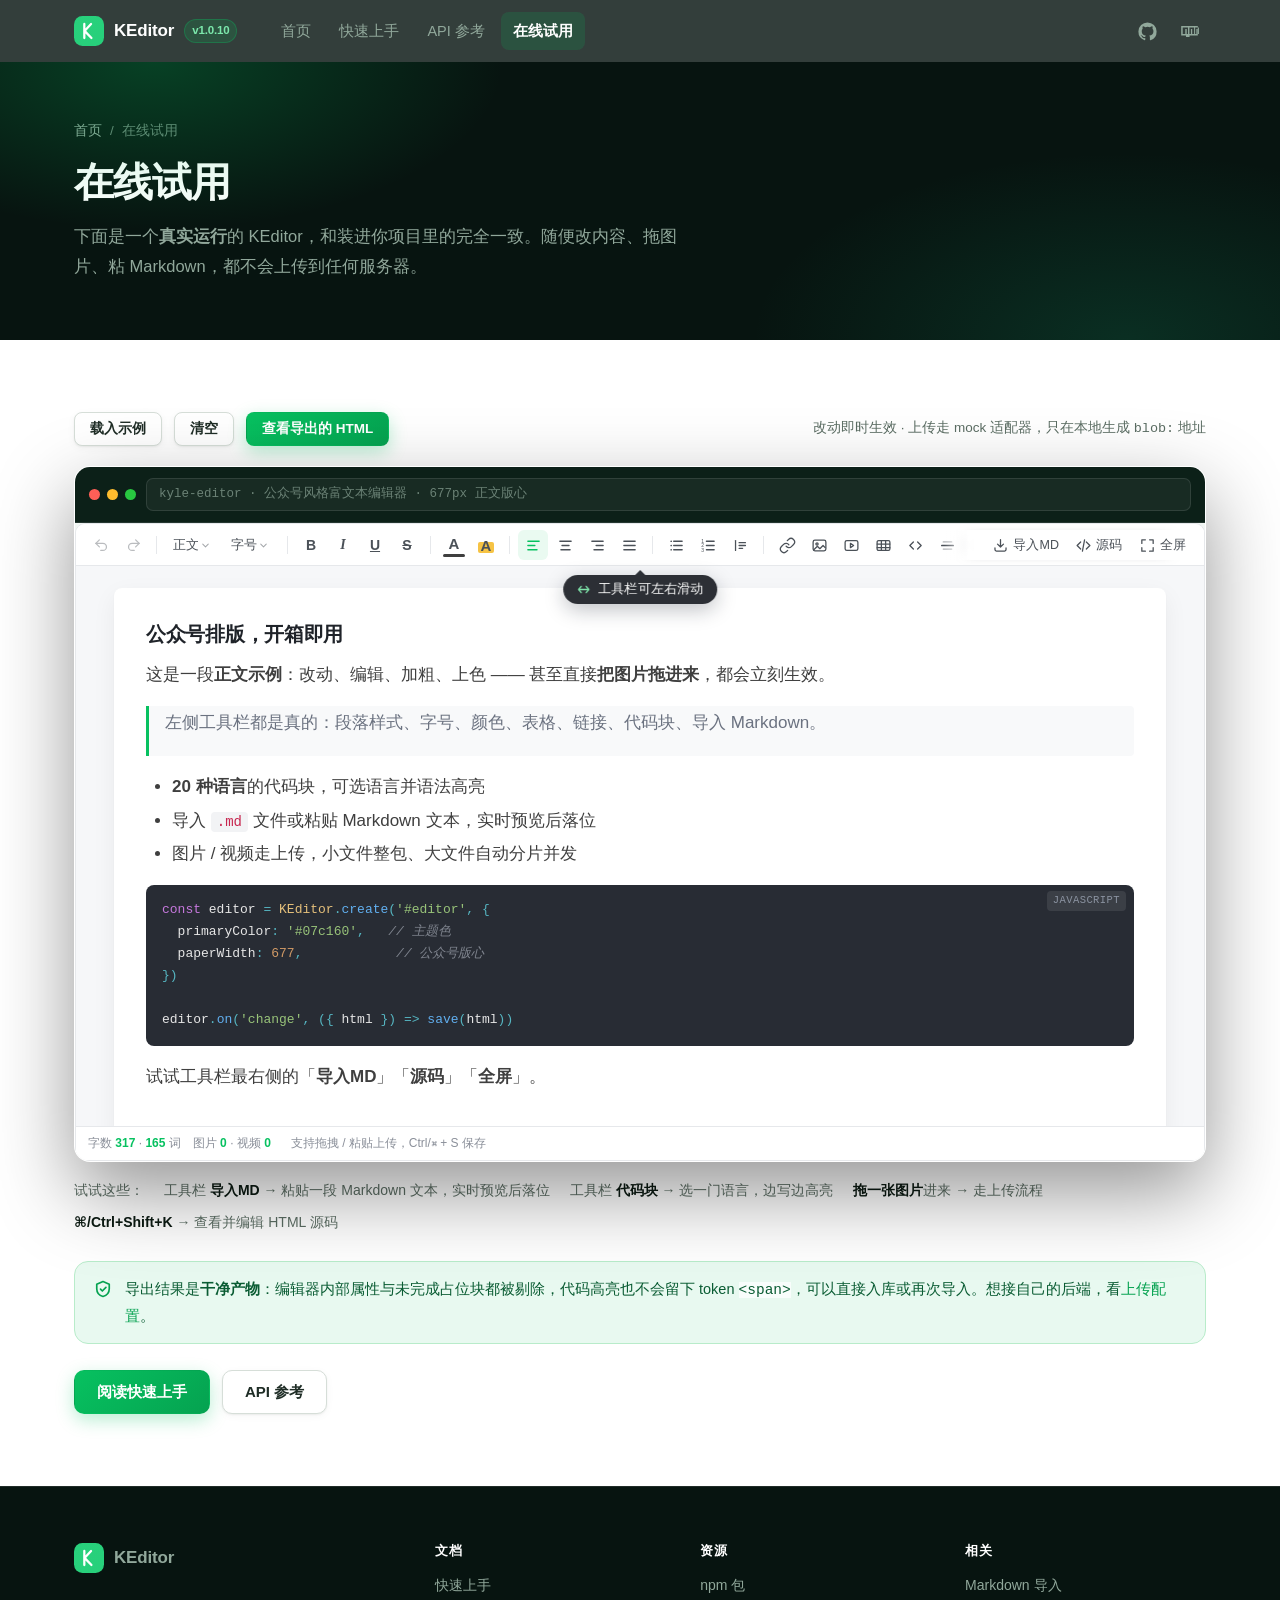
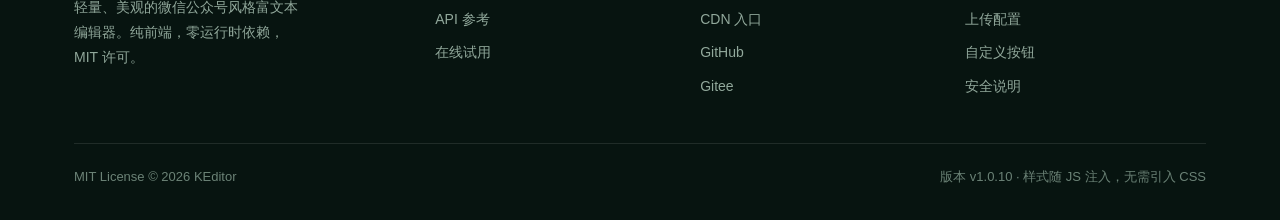
<file: playground.html>
<!DOCTYPE html>
<html lang="zh-CN">
<head>
<meta charset="UTF-8">
<meta name="viewport" content="width=device-width, initial-scale=1">
<title>在线试用 · KEditor</title>
<meta name="description" content="KEditor 在线试用：真实运行的微信公众号风格富文本编辑器。试试 Markdown 导入、代码块高亮、图片上传、源码模式与导出 HTML。">
<link rel="icon" href="data:image/svg+xml,%3Csvg xmlns='http://www.w3.org/2000/svg' viewBox='0 0 32 32'%3E%3Crect width='32' height='32' rx='8' fill='%2307c160'/%3E%3Ctext x='16' y='23' font-size='19' font-family='Helvetica,sans-serif' font-weight='700' fill='%23fff' text-anchor='middle'%3EK%3C/text%3E%3C/svg%3E">
<link rel="stylesheet" href="assets/css/base.css">
<link rel="stylesheet" href="assets/css/home.css">
<link rel="stylesheet" href="assets/css/docs.css">
</head>
<body>

<header class="site-header">
  <div class="container site-header__inner">
    <a class="brand" href="index.html">
      <svg class="brand__logo" viewBox="0 0 32 32" aria-hidden="true">
        <defs>
          <linearGradient id="kg" x1="0" y1="0" x2="32" y2="32">
            <stop offset="0" stop-color="#28d17c"></stop>
            <stop offset="1" stop-color="#05a250"></stop>
          </linearGradient>
        </defs>
        <rect width="32" height="32" rx="9" fill="url(#kg)"></rect>
        <path d="M11 8.5v15M11 16.2l7.2-7.7M11 15.6l7.6 7.9" stroke="#fff" stroke-width="2.4" stroke-linecap="round" stroke-linejoin="round" fill="none"></path>
      </svg>
      KEditor
      <span class="brand__ver">v1.0.10</span>
    </a>

    <nav class="nav">
      <a class="nav__link" href="index.html">首页</a>
      <a class="nav__link" href="guide.html">快速上手</a>
      <a class="nav__link" href="api.html">API 参考</a>
      <a class="nav__link is-active" href="playground.html">在线试用</a>
    </nav>

    <div class="site-header__actions">
      <a class="icon-link" href="https://github.com/kyle-xiaoku/kyle-editor" target="_blank" rel="noopener noreferrer" title="GitHub" aria-label="GitHub">
        <svg viewBox="0 0 24 24" fill="currentColor" aria-hidden="true"><path d="M12 .5A11.5 11.5 0 0 0 .5 12a11.5 11.5 0 0 0 7.86 10.92c.58.1.79-.25.79-.56v-2c-3.2.7-3.88-1.37-3.88-1.37-.53-1.34-1.3-1.7-1.3-1.7-1.06-.72.08-.7.08-.7 1.17.08 1.79 1.2 1.79 1.2 1.04 1.79 2.73 1.27 3.4.97.1-.75.4-1.27.74-1.56-2.55-.29-5.24-1.28-5.24-5.7 0-1.26.45-2.29 1.19-3.1-.12-.29-.52-1.46.11-3.05 0 0 .97-.31 3.18 1.18a11 11 0 0 1 5.8 0c2.2-1.49 3.17-1.18 3.17-1.18.63 1.59.23 2.76.12 3.05.74.81 1.18 1.84 1.18 3.1 0 4.43-2.69 5.4-5.25 5.69.41.36.78 1.06.78 2.14v3.17c0 .31.21.67.8.56A11.5 11.5 0 0 0 23.5 12 11.5 11.5 0 0 0 12 .5Z"></path></svg>
      </a>
      <a class="icon-link" href="https://www.npmjs.com/package/kyle-editor" target="_blank" rel="noopener noreferrer" title="npm" aria-label="npm">
        <svg viewBox="0 0 24 24" fill="currentColor" aria-hidden="true"><path d="M1.5 5h21v12.2h-10.4V19H7.6v-1.8H1.5V5Zm1.9 1.9v8.4h3.3V8.8h1.8v6.5h1.6V6.9H3.4Zm8.5 0v8.4h1.9V8.8h1.6v6.5h2.4V6.9h-5.9Zm7.2 0v8.4h1.6V8.8h1.5v6.5h1.7V6.9h-4.8Z"></path></svg>
      </a>
      <button class="nav-toggle" type="button" aria-expanded="false" aria-controls="site-drawer" aria-label="打开菜单">
        <svg viewBox="0 0 24 24" fill="none" stroke="currentColor" stroke-width="2" stroke-linecap="round" aria-hidden="true"><path d="M4 7h16M4 12h16M4 17h16"></path></svg>
      </button>
    </div>
  </div>
</header>

<nav class="drawer" id="site-drawer" aria-label="移动端导航">
  <a class="drawer__link" href="index.html">首页</a>
  <a class="drawer__link" href="guide.html">快速上手</a>
  <a class="drawer__link" href="api.html">API 参考</a>
  <a class="drawer__link is-active" href="playground.html">在线试用</a>
  <a class="drawer__link" href="https://github.com/kyle-xiaoku/kyle-editor" target="_blank" rel="noopener noreferrer">GitHub</a>
</nav>

<section class="doc-hero">
  <div class="container doc-hero__inner">
    <div class="doc-hero__crumbs">
      <a href="index.html">首页</a>
      <span>/</span>
      <span>在线试用</span>
    </div>
    <h1>在线试用</h1>
    <p>下面是一个<strong>真实运行</strong>的 KEditor，和装进你项目里的完全一致。随便改内容、拖图片、粘 Markdown，都不会上传到任何服务器。</p>
  </div>
</section>

<section class="section section--tight">
  <div class="container">

    <div class="pg-actions">
      <button class="btn btn--ghost btn--sm" type="button" id="pg-sample">载入示例</button>
      <button class="btn btn--ghost btn--sm" type="button" id="pg-clear">清空</button>
      <button class="btn btn--primary btn--sm" type="button" id="pg-export">查看导出的 HTML</button>
      <span class="pg-actions__note">改动即时生效 · 上传走 mock 适配器，只在本地生成 <code>blob:</code> 地址</span>
    </div>

    <div class="window reveal">
      <div class="window__bar">
        <div class="window__dots"><i></i><i></i><i></i></div>
        <div class="window__url">kyle-editor · 公众号风格富文本编辑器 · 677px 正文版心</div>
      </div>
      <div class="window__body">
        <div id="playground-editor" data-height="560"></div>
        <div class="playground__fallback" id="playground-fallback" hidden>正在载入编辑器…</div>
      </div>
    </div>

    <div class="pg-note">
      <span>试试这些：</span>
      <span>工具栏 <b>导入MD</b> → 粘贴一段 Markdown 文本，实时预览后落位</span>
      <span>工具栏 <b>代码块</b> → 选一门语言，边写边高亮</span>
      <span><b>拖一张图片</b>进来 → 走上传流程</span>
      <span><b>⌘/Ctrl+Shift+K</b> → 查看并编辑 HTML 源码</span>
    </div>

    <div class="code-block code-block--scroll pg-output" id="pg-output" hidden>
      <div class="code-block__head">
        <span>editor.getHTML() 导出结果</span>
        <button class="copy-btn" type="button">复制</button>
      </div>
      <pre><code id="pg-output-code"></code></pre>
    </div>

    <div class="callout callout--tip" style="margin-top:26px">
      <svg class="callout__icon" viewBox="0 0 24 24" fill="none" stroke="currentColor" stroke-width="2" stroke-linecap="round" stroke-linejoin="round" aria-hidden="true"><path d="M12 3l7.5 3.4v5.2c0 4.4-3 8-7.5 9.4-4.5-1.4-7.5-5-7.5-9.4V6.4L12 3Z"></path><path d="M9 12.2l2.2 2.2L15.5 10"></path></svg>
      <p>导出结果是<strong>干净产物</strong>：编辑器内部属性与未完成占位块都被剔除，代码高亮也不会留下 token <code>&lt;span&gt;</code>，可以直接入库或再次导入。想接自己的后端，看<a href="guide.html#upload">上传配置</a>。</p>
    </div>

    <div class="btn-row" style="margin-top:26px">
      <a class="btn btn--primary" href="guide.html">阅读快速上手</a>
      <a class="btn btn--ghost" href="api.html">API 参考</a>
    </div>

  </div>
</section>

<footer class="site-footer">
  <div class="container">
    <div class="site-footer__grid">
      <div class="site-footer__brand">
        <a class="brand" href="index.html">
          <svg class="brand__logo" viewBox="0 0 32 32" aria-hidden="true">
            <rect width="32" height="32" rx="9" fill="url(#kg)"></rect>
            <path d="M11 8.5v15M11 16.2l7.2-7.7M11 15.6l7.6 7.9" stroke="#fff" stroke-width="2.4" stroke-linecap="round" stroke-linejoin="round" fill="none"></path>
          </svg>
          KEditor
        </a>
        <p>轻量、美观的微信公众号风格富文本编辑器。纯前端，零运行时依赖，MIT 许可。</p>
      </div>

      <div>
        <h4>文档</h4>
        <ul>
          <li><a href="guide.html">快速上手</a></li>
          <li><a href="api.html">API 参考</a></li>
          <li><a href="playground.html">在线试用</a></li>
        </ul>
      </div>

      <div>
        <h4>资源</h4>
        <ul>
          <li><a href="https://www.npmjs.com/package/kyle-editor" target="_blank" rel="noopener noreferrer">npm 包</a></li>
          <li><a href="https://unpkg.com/kyle-editor" target="_blank" rel="noopener noreferrer">CDN 入口</a></li>
          <li><a href="https://github.com/kyle-xiaoku/kyle-editor" target="_blank" rel="noopener noreferrer">GitHub</a></li>
          <li><a href="https://gitee.com/xiaokudong/kyle-editor" target="_blank" rel="noopener noreferrer">Gitee</a></li>
        </ul>
      </div>

      <div>
        <h4>相关</h4>
        <ul>
          <li><a href="guide.html#markdown">Markdown 导入</a></li>
          <li><a href="guide.html#upload">上传配置</a></li>
          <li><a href="api.html#custom-buttons">自定义按钮</a></li>
          <li><a href="api.html#security">安全说明</a></li>
        </ul>
      </div>
    </div>

    <div class="site-footer__bottom">
      <span>MIT License © 2026 KEditor</span>
      <span>版本 v1.0.10 · 样式随 JS 注入，无需引入 CSS</span>
    </div>
  </div>
</footer>

<script src="assets/keditor/keditor.umd.min.js" defer></script>
<script src="assets/js/site.js" defer></script>
<script src="assets/js/playground.js" defer></script>
</body>
</html>
</file>
<file: assets/css/base.css>
/* ==========================================================================
   KEditor 官网 · 基础样式（设计令牌 / 重置 / 布局 / 通用组件）
   零依赖，纯静态。配色沿用编辑器默认主题色（微信绿 #07c160）。
   ========================================================================== */

:root {
  /* 品牌色 */
  --brand: #07c160;
  --brand-strong: #05a250;
  --brand-soft: #e8f9f0;
  --brand-line: #b8ecca;
  --brand-glow: rgba(7, 193, 96, 0.42);

  /* 墨色 / 中性色 */
  --ink: #0b1a12;
  --ink-2: #16261d;
  --text: #1f2d26;
  --muted: #5b6d63;
  --muted-2: #859389;
  --line: #e6ebe8;
  --line-2: #d6ded8;
  --surface: #ffffff;
  --surface-2: #f7faf8;
  --surface-3: #f1f6f3;

  /* 暗色区（Hero / Footer） */
  --dark: #071410;
  --dark-2: #0c2018;
  --dark-line: rgba(255, 255, 255, 0.1);
  --on-dark: #eaf5ef;
  --on-dark-muted: #91a89b;
  --on-dark-dim: #6b8276;

  /* 代码 */
  --code-bg: #0d1f18;
  --code-line: #1d3a2c;

  /* 排版 */
  --font-sans: "PingFang SC", "Hiragino Sans GB", "Microsoft YaHei", "Helvetica Neue",
    Helvetica, Arial, "Noto Sans SC", system-ui, -apple-system, sans-serif;
  --font-mono: "SF Mono", "JetBrains Mono", Menlo, Consolas, "Liberation Mono", monospace;

  /* 尺寸 */
  --container: 1180px;
  --gutter: 24px;
  --radius: 14px;
  --radius-lg: 20px;
  --radius-sm: 8px;
  --header-h: 62px;

  /* 阴影 */
  --shadow-sm: 0 1px 2px rgba(11, 26, 18, 0.06), 0 2px 8px rgba(11, 26, 18, 0.04);
  --shadow: 0 4px 12px rgba(11, 26, 18, 0.07), 0 12px 32px rgba(11, 26, 18, 0.06);
  --shadow-lg: 0 18px 48px rgba(11, 26, 18, 0.12);

  --ease: cubic-bezier(0.22, 0.61, 0.36, 1);
}

/* ---------------------------------------------------------------- reset -- */

*,
*::before,
*::after {
  box-sizing: border-box;
}

html {
  scroll-behavior: smooth;
  /* 注意：不要在这里设 scroll-padding-top。锚点目标都是正文标题，
     它们自己带 scroll-margin-top，两者会叠加 —— 实测跳转后标题
     会停在 160px 处，留出一大块空白。偏移量统一交给 scroll-margin-top。 */
  -webkit-text-size-adjust: 100%;
}

body {
  margin: 0;
  min-height: 100dvh;
  font-family: var(--font-sans);
  font-size: 16px;
  line-height: 1.7;
  color: var(--text);
  background: var(--surface);
  -webkit-font-smoothing: antialiased;
  text-rendering: optimizeLegibility;
}

h1, h2, h3, h4, h5, h6 {
  margin: 0;
  font-weight: 700;
  line-height: 1.28;
  letter-spacing: -0.015em;
  color: var(--ink);
}

p { margin: 0; }

a {
  color: var(--brand-strong);
  text-decoration: none;
  transition: color 0.18s var(--ease);
}

a:hover { color: var(--brand); }

img, svg, video { max-width: 100%; display: block; }

button, input, select, textarea {
  font: inherit;
  color: inherit;
}

button { cursor: pointer; }

code, pre, kbd, samp { font-family: var(--font-mono); }

ul, ol { margin: 0; padding: 0; }

:focus-visible {
  outline: 2px solid var(--brand);
  outline-offset: 2px;
  border-radius: 4px;
}

::selection {
  background: var(--brand-glow);
  color: #fff;
}

/* ------------------------------------------------------------ 布局容器 -- */

.container {
  width: 100%;
  max-width: var(--container);
  margin-inline: auto;
  padding-inline: var(--gutter);
}

.section {
  padding-block: clamp(56px, 8vw, 104px);
}

.section--tight { padding-block: clamp(40px, 6vw, 72px); }
.section--alt { background: var(--surface-2); }
.section--dark {
  background: var(--dark);
  color: var(--on-dark);
}

.section--dark h1,
.section--dark h2,
.section--dark h3 { color: #fff; }

/* ------------------------------------------------------------ 区块标题 -- */

.section-head {
  max-width: 720px;
  margin-bottom: clamp(32px, 4vw, 52px);
}

.section-head--center {
  margin-inline: auto;
  text-align: center;
}

.eyebrow {
  display: inline-flex;
  align-items: center;
  gap: 8px;
  margin-bottom: 14px;
  padding: 4px 12px;
  font-size: 13px;
  font-weight: 600;
  letter-spacing: 0.02em;
  color: var(--brand-strong);
  background: var(--brand-soft);
  border: 1px solid var(--brand-line);
  border-radius: 999px;
}

.section--dark .eyebrow {
  color: #7ce8ac;
  background: rgba(7, 193, 96, 0.14);
  border-color: rgba(7, 193, 96, 0.32);
}

.section-title {
  font-size: clamp(26px, 3.4vw, 38px);
}

.section-sub {
  margin-top: 14px;
  font-size: clamp(15px, 1.6vw, 17px);
  line-height: 1.75;
  color: var(--muted);
}

.section--dark .section-sub { color: var(--on-dark-muted); }

/* ---------------------------------------------------------------- 按钮 -- */

.btn {
  display: inline-flex;
  align-items: center;
  justify-content: center;
  gap: 8px;
  padding: 12px 22px;
  font-size: 15px;
  font-weight: 600;
  line-height: 1.2;
  white-space: nowrap;
  border: 1px solid transparent;
  border-radius: 10px;
  transition: transform 0.18s var(--ease), box-shadow 0.18s var(--ease),
    background-color 0.18s var(--ease), border-color 0.18s var(--ease), color 0.18s var(--ease);
}

.btn:hover { transform: translateY(-2px); }
.btn:active { transform: translateY(0); }

.btn--primary {
  color: #fff;
  background: linear-gradient(135deg, var(--brand) 0%, var(--brand-strong) 100%);
  box-shadow: 0 6px 18px rgba(7, 193, 96, 0.28);
}

.btn--primary:hover {
  color: #fff;
  box-shadow: 0 10px 26px rgba(7, 193, 96, 0.38);
}

.btn--ghost {
  color: var(--text);
  background: var(--surface);
  border-color: var(--line-2);
  box-shadow: var(--shadow-sm);
}

.btn--ghost:hover {
  color: var(--ink);
  border-color: var(--brand-line);
  box-shadow: 0 8px 20px rgba(11, 26, 18, 0.1);
}

.btn--on-dark {
  color: #fff;
  background: rgba(255, 255, 255, 0.08);
  border-color: rgba(255, 255, 255, 0.22);
}

.btn--on-dark:hover {
  color: #fff;
  background: rgba(255, 255, 255, 0.14);
  border-color: rgba(255, 255, 255, 0.36);
}

.btn--lg { padding: 15px 30px; font-size: 16px; }
.btn--sm { padding: 8px 15px; font-size: 13.5px; border-radius: 8px; }

.btn-row {
  display: flex;
  flex-wrap: wrap;
  gap: 12px;
}

.btn-row--center { justify-content: center; }

/* -------------------------------------------------------- 代码 / 复制条 -- */

.code-block {
  position: relative;
  border-radius: var(--radius);
  background: var(--code-bg);
  border: 1px solid var(--code-line);
  overflow: hidden;
}

.code-block__head {
  display: flex;
  align-items: center;
  justify-content: space-between;
  gap: 12px;
  padding: 9px 14px;
  font-size: 12.5px;
  font-weight: 600;
  letter-spacing: 0.04em;
  text-transform: uppercase;
  color: var(--on-dark-dim);
  background: rgba(255, 255, 255, 0.03);
  border-bottom: 1px solid var(--code-line);
}

.code-block pre {
  margin: 0;
  padding: 16px 18px;
  overflow-x: auto;
  font-size: 13.5px;
  line-height: 1.75;
  color: #d6ecdf;
  -webkit-overflow-scrolling: touch;
}

.code-block code { white-space: pre; }

/* 语法着色（官网代码示例） */
.tok-com { color: #6b8f7d; font-style: italic; }
.tok-str { color: #9fd9a6; }
.tok-kw { color: #ff8ab5; }
.tok-fn { color: #7fd3f0; }
.tok-num { color: #f9c57a; }
.tok-tag { color: #ff8ab5; }
.tok-attr { color: #f9c57a; }
.tok-punc { color: #8ba99a; }
.tok-var { color: #e6f2ea; }

.copy-btn {
  display: inline-flex;
  align-items: center;
  gap: 6px;
  padding: 5px 10px;
  font-size: 12px;
  font-weight: 600;
  letter-spacing: 0;
  text-transform: none;
  color: var(--on-dark-muted);
  background: rgba(255, 255, 255, 0.06);
  border: 1px solid rgba(255, 255, 255, 0.12);
  border-radius: 6px;
  transition: color 0.18s var(--ease), background-color 0.18s var(--ease),
    border-color 0.18s var(--ease);
}

.copy-btn:hover {
  color: #fff;
  background: rgba(255, 255, 255, 0.14);
  border-color: rgba(255, 255, 255, 0.28);
}

.copy-btn.is-done {
  color: #7ce8ac;
  border-color: rgba(124, 232, 172, 0.5);
  background: rgba(7, 193, 96, 0.18);
}

/* 安装命令条 */
.install-bar {
  display: flex;
  align-items: center;
  gap: 14px;
  max-width: 420px;
  padding: 12px 12px 12px 18px;
  font-family: var(--font-mono);
  font-size: 14.5px;
  color: #d6ecdf;
  background: rgba(255, 255, 255, 0.05);
  border: 1px solid rgba(255, 255, 255, 0.14);
  border-radius: 12px;
  backdrop-filter: blur(8px);
}

.install-bar__prompt { color: var(--brand); user-select: none; }
.install-bar__cmd { flex: 1; min-width: 0; overflow-x: auto; white-space: nowrap; }

/* ----------------------------------------------------------------- 行内 -- */

.inline-code {
  padding: 2px 6px;
  font-size: 0.88em;
  color: #0a5c33;
  background: var(--brand-soft);
  border: 1px solid var(--brand-line);
  border-radius: 5px;
  overflow-wrap: anywhere;
}

.tag-pill {
  display: inline-flex;
  align-items: center;
  padding: 3px 10px;
  font-size: 12.5px;
  font-weight: 600;
  color: var(--muted);
  background: var(--surface-3);
  border: 1px solid var(--line);
  border-radius: 999px;
}

/* ---------------------------------------------------------------- 表格 -- */

.table-wrap {
  overflow-x: auto;
  border: 1px solid var(--line);
  border-radius: var(--radius);
  background: var(--surface);
}

table.data {
  width: 100%;
  border-collapse: collapse;
  font-size: 14.5px;
}

table.data th,
table.data td {
  padding: 12px 16px;
  text-align: left;
  vertical-align: top;
  border-bottom: 1px solid var(--line);
}

table.data th {
  font-size: 13px;
  font-weight: 700;
  color: var(--ink);
  background: var(--surface-2);
  white-space: nowrap;
}

table.data tr:last-child td { border-bottom: 0; }
table.data td code {
  font-size: 13px;
  color: #0a5c33;
  background: var(--brand-soft);
  padding: 1.5px 5px;
  border-radius: 4px;
}

/* ------------------------------------------------------------- 顶部导航 -- */

.site-header {
  position: sticky;
  top: 0;
  z-index: 60;
  height: var(--header-h);
  background: rgba(7, 20, 16, 0.82);
  border-bottom: 1px solid transparent;
  backdrop-filter: saturate(150%) blur(14px);
  transition: background-color 0.25s var(--ease), border-color 0.25s var(--ease);
}

.site-header.is-stuck {
  background: rgba(7, 20, 16, 0.94);
  border-bottom-color: var(--dark-line);
}

.site-header__inner {
  display: flex;
  align-items: center;
  gap: 10px;
  height: var(--header-h);
}

.brand {
  display: inline-flex;
  align-items: center;
  gap: 10px;
  color: #fff;
  font-size: 17px;
  font-weight: 700;
  letter-spacing: -0.01em;
}

.brand:hover { color: #fff; }
.brand__logo { width: 30px; height: 30px; flex: none; }
.brand__ver {
  padding: 1px 7px;
  font-size: 11.5px;
  font-weight: 600;
  color: #7ce8ac;
  background: rgba(7, 193, 96, 0.16);
  border: 1px solid rgba(7, 193, 96, 0.3);
  border-radius: 999px;
}

.nav {
  display: flex;
  align-items: center;
  gap: 4px;
  margin-left: 22px;
}

.nav__link {
  padding: 7px 12px;
  font-size: 14.5px;
  font-weight: 500;
  color: var(--on-dark-muted);
  border-radius: 8px;
  transition: color 0.18s var(--ease), background-color 0.18s var(--ease);
}

.nav__link:hover { color: #fff; background: rgba(255, 255, 255, 0.07); }

.nav__link.is-active {
  color: #fff;
  font-weight: 600;
  background: rgba(7, 193, 96, 0.16);
}

.site-header__actions {
  display: flex;
  align-items: center;
  gap: 8px;
  margin-left: auto;
}

.icon-link {
  display: inline-flex;
  align-items: center;
  justify-content: center;
  width: 34px;
  height: 34px;
  color: var(--on-dark-muted);
  border-radius: 8px;
  transition: color 0.18s var(--ease), background-color 0.18s var(--ease);
}

.icon-link:hover { color: #fff; background: rgba(255, 255, 255, 0.08); }
.icon-link svg { width: 19px; height: 19px; }

.nav-toggle {
  display: none;
  align-items: center;
  justify-content: center;
  width: 38px;
  height: 38px;
  color: #fff;
  background: rgba(255, 255, 255, 0.08);
  border: 1px solid var(--dark-line);
  border-radius: 9px;
}

.nav-toggle svg { width: 20px; height: 20px; }

/* 移动端抽屉 */
.drawer {
  position: fixed;
  inset: var(--header-h) 0 auto 0;
  z-index: 55;
  padding: 12px var(--gutter) 20px;
  background: var(--dark-2);
  border-bottom: 1px solid var(--dark-line);
  box-shadow: var(--shadow-lg);
  transform: translateY(-12px);
  opacity: 0;
  visibility: hidden;
  transition: opacity 0.22s var(--ease), transform 0.22s var(--ease), visibility 0.22s;
}

.drawer.is-open { transform: none; opacity: 1; visibility: visible; }

.drawer__link {
  display: block;
  padding: 12px 4px;
  font-size: 15.5px;
  font-weight: 500;
  color: var(--on-dark);
  border-bottom: 1px solid var(--dark-line);
}

.drawer__link:last-of-type { border-bottom: 0; }
.drawer__link.is-active { color: #7ce8ac; }

/* ---------------------------------------------------------------- 页脚 -- */

.site-footer {
  padding-block: 56px 32px;
  color: var(--on-dark-muted);
  background: var(--dark);
  border-top: 1px solid var(--dark-line);
  font-size: 14px;
}

.site-footer__grid {
  display: grid;
  grid-template-columns: 1.4fr repeat(3, 1fr);
  gap: 32px 24px;
}

.site-footer__brand p {
  margin-top: 14px;
  max-width: 30ch;
  line-height: 1.8;
}

.site-footer h4 {
  margin-bottom: 14px;
  font-size: 13px;
  font-weight: 700;
  letter-spacing: 0.06em;
  text-transform: uppercase;
  color: #fff;
}

.site-footer ul { list-style: none; display: grid; gap: 10px; }

.site-footer a { color: var(--on-dark-muted); }
.site-footer a:hover { color: #7ce8ac; }

.site-footer__bottom {
  display: flex;
  flex-wrap: wrap;
  align-items: center;
  justify-content: space-between;
  gap: 12px;
  margin-top: 44px;
  padding-top: 22px;
  font-size: 13px;
  color: var(--on-dark-dim);
  border-top: 1px solid var(--dark-line);
}

/* ------------------------------------------------------------ 入场动画 -- */

.reveal {
  opacity: 0;
  transform: translateY(18px);
  transition: opacity 0.6s var(--ease), transform 0.6s var(--ease);
  will-change: opacity, transform;
}

.reveal.is-in {
  opacity: 1;
  transform: none;
}

@media (prefers-reduced-motion: reduce) {
  html { scroll-behavior: auto; }
  *, *::before, *::after {
    animation-duration: 0.001ms !important;
    animation-iteration-count: 1 !important;
    transition-duration: 0.001ms !important;
  }
  .reveal { opacity: 1; transform: none; }
  .btn:hover { transform: none; }
}

/* -------------------------------------------------------------- 响应式 -- */

@media (max-width: 900px) {
  .nav { display: none; }
  .nav-toggle { display: inline-flex; }
  .site-header__actions .icon-link { display: none; }
  .site-footer__grid { grid-template-columns: 1fr 1fr; }
  .site-footer__brand { grid-column: 1 / -1; }
}

@media (max-width: 560px) {
  :root { --gutter: 18px; }
  .brand__ver { display: none; }
  .site-footer__grid { grid-template-columns: 1fr; }
  .install-bar { font-size: 13.5px; }
}
</file>
<file: assets/css/home.css>
/* ==========================================================================
   KEditor 官网 · 首页样式
   ========================================================================== */

/* --------------------------------------------------------------- Hero -- */

.hero {
  position: relative;
  isolation: isolate;
  overflow: hidden;
  padding-top: clamp(56px, 9vw, 104px);
  padding-bottom: clamp(40px, 6vw, 64px);
  color: var(--on-dark);
  background: var(--dark);
}

/* 网格底纹 */
.hero::before {
  content: "";
  position: absolute;
  inset: 0;
  z-index: -2;
  background-image:
    linear-gradient(to right, rgba(255, 255, 255, 0.045) 1px, transparent 1px),
    linear-gradient(to bottom, rgba(255, 255, 255, 0.045) 1px, transparent 1px);
  background-size: 56px 56px;
  mask-image: radial-gradient(ellipse 90% 65% at 50% 0%, #000 25%, transparent 78%);
  -webkit-mask-image: radial-gradient(ellipse 90% 65% at 50% 0%, #000 25%, transparent 78%);
}

/* 光晕 */
.hero::after {
  content: "";
  position: absolute;
  inset: 0;
  z-index: -1;
  background:
    radial-gradient(560px 320px at 18% 6%, rgba(7, 193, 96, 0.28), transparent 70%),
    radial-gradient(620px 360px at 84% 12%, rgba(24, 168, 118, 0.2), transparent 72%),
    radial-gradient(900px 420px at 50% 104%, rgba(7, 193, 96, 0.16), transparent 70%);
  pointer-events: none;
}

.hero__inner { text-align: center; }

.hero__badge {
  display: inline-flex;
  align-items: center;
  gap: 9px;
  margin-bottom: 22px;
  padding: 6px 14px 6px 7px;
  font-size: 13.5px;
  font-weight: 500;
  color: var(--on-dark);
  background: rgba(255, 255, 255, 0.06);
  border: 1px solid var(--dark-line);
  border-radius: 999px;
  backdrop-filter: blur(8px);
}

.hero__badge b {
  padding: 2px 9px;
  font-size: 12px;
  font-weight: 700;
  color: #06210f;
  background: linear-gradient(135deg, #6ce8a4, var(--brand));
  border-radius: 999px;
}

.hero__title {
  max-width: 20ch;
  margin-inline: auto;
  font-size: clamp(34px, 6.4vw, 68px);
  font-weight: 800;
  line-height: 1.12;
  letter-spacing: -0.03em;
  color: #fff;
}

.hero__title em {
  font-style: normal;
  background: linear-gradient(100deg, #6ce8a4 0%, #07c160 45%, #35d8a0 100%);
  -webkit-background-clip: text;
  background-clip: text;
  color: transparent;
}

.hero__lead {
  max-width: 62ch;
  margin: 22px auto 0;
  font-size: clamp(15.5px, 1.9vw, 18px);
  line-height: 1.78;
  color: var(--on-dark-muted);
}

.hero__cta {
  display: flex;
  flex-wrap: wrap;
  gap: 12px;
  justify-content: center;
  margin-top: 32px;
}

.hero__install {
  display: flex;
  flex-wrap: wrap;
  gap: 12px;
  align-items: center;
  justify-content: center;
  margin-top: 24px;
}

.hero__hint {
  margin-top: 16px;
  font-size: 13.5px;
  color: var(--on-dark-dim);
}

.hero__stats {
  display: flex;
  flex-wrap: wrap;
  gap: 14px 44px;
  justify-content: center;
  margin-top: clamp(40px, 5vw, 60px);
  padding-top: clamp(26px, 3vw, 34px);
  border-top: 1px solid var(--dark-line);
}

.stat { text-align: center; }

.stat__num {
  font-size: clamp(22px, 2.6vw, 28px);
  font-weight: 800;
  letter-spacing: -0.02em;
  color: #fff;
}

.stat__num span {
  font-size: 0.6em;
  font-weight: 600;
  color: var(--brand);
}

.stat__label {
  margin-top: 4px;
  font-size: 13px;
  color: var(--on-dark-dim);
}

/* -------------------------------------------------------- 实机演示窗口 -- */

.playground {
  position: relative;
  z-index: 1;
  margin-top: clamp(40px, 5vw, 62px);
}

.window {
  border: 1px solid var(--dark-line);
  border-radius: 16px;
  background: var(--surface);
  box-shadow: 0 30px 80px rgba(0, 0, 0, 0.42), 0 0 0 1px rgba(255, 255, 255, 0.04) inset;
  overflow: hidden;
}

.window__bar {
  display: flex;
  align-items: center;
  gap: 10px;
  padding: 11px 14px;
  background: var(--dark-2);
  border-bottom: 1px solid var(--dark-line);
}

.window__dots { display: flex; gap: 7px; flex: none; }

.window__dots i {
  width: 11px;
  height: 11px;
  border-radius: 50%;
  background: #2c4638;
}

.window__dots i:nth-child(1) { background: #ff5f57; }
.window__dots i:nth-child(2) { background: #febc2e; }
.window__dots i:nth-child(3) { background: #28c840; }

.window__url {
  flex: 1;
  min-width: 0;
  padding: 5px 12px;
  font-family: var(--font-mono);
  font-size: 12.5px;
  color: var(--on-dark-dim);
  background: rgba(255, 255, 255, 0.05);
  border: 1px solid var(--dark-line);
  border-radius: 7px;
  overflow: hidden;
  text-overflow: ellipsis;
  white-space: nowrap;
}

/* 演示窗口放在 Hero 里，Hero 是居中排版 —— 必须显式左对齐，
   否则编辑器正文会继承 text-align: center（列表符号也会被甩到一边） */
.window__body {
  padding: 0;
  background: var(--surface-3);
  text-align: left;
}

.playground__fallback {
  padding: 28px 24px;
  font-size: 14.5px;
  color: var(--muted);
  text-align: center;
  background: var(--surface-2);
}

.playground__hint {
  display: flex;
  flex-wrap: wrap;
  gap: 8px 18px;
  align-items: center;
  justify-content: center;
  margin-top: 18px;
  font-size: 13.5px;
  color: var(--on-dark-dim);
}

.playground__hint b { color: var(--on-dark); font-weight: 600; }

/* 深底用的 .kbd 落在浅色卡片上几乎看不清，这里给浅色上下文一份配色 */
.fcard .kbd {
  color: var(--ink);
  background: var(--surface-3);
  border-color: var(--line-2);
}

.kbd {
  display: inline-block;
  padding: 1.5px 7px;
  font-family: var(--font-sans);
  font-size: 12.5px;
  font-weight: 600;
  color: var(--on-dark);
  background: rgba(255, 255, 255, 0.08);
  border: 1px solid var(--dark-line);
  border-bottom-width: 2px;
  border-radius: 6px;
}

/* ------------------------------------------------------------ 特性卡片 -- */

.features {
  display: grid;
  grid-template-columns: repeat(auto-fit, minmax(272px, 1fr));
  gap: 18px;
}

.fcard {
  display: flex;
  flex-direction: column;
  gap: 10px;
  padding: 26px 24px;
  background: var(--surface);
  border: 1px solid var(--line);
  border-radius: var(--radius);
  transition: transform 0.24s var(--ease), box-shadow 0.24s var(--ease),
    border-color 0.24s var(--ease);
}

.fcard:hover {
  transform: translateY(-4px);
  border-color: var(--brand-line);
  box-shadow: var(--shadow);
}

.fcard__icon {
  display: inline-flex;
  align-items: center;
  justify-content: center;
  width: 42px;
  height: 42px;
  margin-bottom: 4px;
  color: var(--brand-strong);
  background: var(--brand-soft);
  border: 1px solid var(--brand-line);
  border-radius: 11px;
}

.fcard__icon svg { width: 21px; height: 21px; }

.fcard h3 { font-size: 17px; letter-spacing: -0.01em; }

.fcard p {
  font-size: 14.5px;
  line-height: 1.75;
  color: var(--muted);
}

.fcard__meta {
  margin-top: auto;
  padding-top: 12px;
  font-size: 13px;
  font-weight: 600;
  color: var(--brand-strong);
}

/* --------------------------------------------------------- 左文右码 -- */

.split {
  display: grid;
  grid-template-columns: minmax(0, 1fr) minmax(0, 1.05fr);
  gap: clamp(24px, 4vw, 52px);
  align-items: start;
}

.split--reverse .split__text { order: 2; }

.split__title {
  font-size: clamp(23px, 2.8vw, 31px);
  margin-bottom: 14px;
}

.split__text > p {
  font-size: 15.5px;
  line-height: 1.85;
  color: var(--muted);
}

.checklist {
  display: grid;
  gap: 11px;
  margin-top: 22px;
  list-style: none;
}

.checklist li {
  display: flex;
  gap: 11px;
  align-items: flex-start;
  font-size: 14.8px;
  line-height: 1.7;
  color: var(--text);
}

.checklist svg {
  flex: none;
  width: 20px;
  height: 20px;
  margin-top: 2px;
  color: var(--brand);
}

/* --------------------------------------------------------------- 页签 -- */

.tabs { margin-top: 4px; }

.tabs__list {
  display: flex;
  flex-wrap: wrap;
  gap: 6px;
  padding: 6px;
  margin-bottom: 16px;
  background: var(--surface-3);
  border: 1px solid var(--line);
  border-radius: 12px;
}

.section--dark .tabs__list {
  background: rgba(255, 255, 255, 0.05);
  border-color: var(--dark-line);
}

.tabs__btn {
  flex: 1 1 auto;
  padding: 9px 16px;
  font-size: 14px;
  font-weight: 600;
  color: var(--muted);
  background: transparent;
  border: 0;
  border-radius: 8px;
  transition: color 0.18s var(--ease), background-color 0.18s var(--ease),
    box-shadow 0.18s var(--ease);
}

.tabs__btn:hover { color: var(--ink); }

.tabs__btn[aria-selected="true"] {
  color: var(--ink);
  background: var(--surface);
  box-shadow: var(--shadow-sm);
}

.section--dark .tabs__btn { color: var(--on-dark-muted); }
.section--dark .tabs__btn:hover { color: #fff; }
.section--dark .tabs__btn[aria-selected="true"] {
  color: #06210f;
  background: linear-gradient(135deg, #6ce8a4, var(--brand));
}

.tabs__panel[hidden] { display: none; }

.tabs__note {
  margin-top: 12px;
  font-size: 13.5px;
  color: var(--muted);
}

/* ----------------------------------------------------------- 能力矩阵 -- */

.matrix-block + .matrix-block { margin-top: 34px; }

.matrix-block > h3 {
  display: flex;
  align-items: center;
  gap: 10px;
  margin-bottom: 14px;
  font-size: 18px;
}

.matrix-block > h3 .tag-pill { transform: translateY(1px); }

/* ------------------------------------------------------------- 统计条 -- */

.quote-band {
  display: grid;
  grid-template-columns: repeat(auto-fit, minmax(180px, 1fr));
  gap: 20px;
  padding: clamp(24px, 3vw, 34px);
  background: var(--surface);
  border: 1px solid var(--line);
  border-radius: var(--radius-lg);
  box-shadow: var(--shadow-sm);
}

.quote-band__item { text-align: center; padding: 8px; }

.quote-band__item + .quote-band__item {
  border-left: 1px dashed var(--line-2);
}

.quote-band__num {
  font-size: clamp(20px, 2.4vw, 26px);
  font-weight: 800;
  letter-spacing: -0.02em;
  color: var(--brand-strong);
}

.quote-band__label {
  margin-top: 6px;
  font-size: 13.5px;
  color: var(--muted);
}

@media (max-width: 860px) {
  /* 必须是 minmax(0, 1fr)：裸 1fr 的最小尺寸是 auto，
     单列里只要有一行超长代码，整列就被撑到几百 px，窄屏直接横向溢出 */
  .split { grid-template-columns: minmax(0, 1fr); }
  .split--reverse .split__text { order: 0; }
  .quote-band__item + .quote-band__item { border-left: 0; }
  .quote-band { grid-template-columns: repeat(2, 1fr); }
}

@media (max-width: 520px) {
  .hero__stats { gap: 18px 26px; }
  .stat { flex: 1 1 40%; }
  .quote-band { grid-template-columns: minmax(0, 1fr); }
  .window__url { display: none; }
}

/* -------------------------------------------------------- 试用页控制条 -- */

.pg-actions {
  display: flex;
  flex-wrap: wrap;
  gap: 12px;
  align-items: center;
  margin-bottom: 20px;
}

.pg-actions__note {
  margin-left: auto;
  font-size: 13.5px;
  color: var(--muted);
}

.pg-note {
  display: flex;
  flex-wrap: wrap;
  gap: 8px 20px;
  align-items: center;
  margin-top: 18px;
  font-size: 14px;
  color: var(--muted);
}

.pg-note b { color: var(--ink); font-weight: 600; }

.pg-output { margin-top: 26px; }

.code-block--scroll pre {
  max-height: 340px;
  overflow-y: auto;
}

@media (max-width: 640px) {
  .pg-actions__note { margin-left: 0; }
}

/* 窄屏下让长命令自己占一行，而不是从中间断开 */
.hero__hint .inline-code {
  display: inline-block;
  max-width: 100%;
  vertical-align: bottom;
}
</file>
<file: assets/css/docs.css>
/* ==========================================================================
   KEditor 官网 · 文档页样式（快速上手 / API 参考）
   ========================================================================== */

/* ------------------------------------------------------------- 页面头部 -- */

.doc-hero {
  position: relative;
  overflow: hidden;
  padding-block: clamp(38px, 5vw, 58px);
  color: var(--on-dark);
  background: var(--dark);
}

.doc-hero::after {
  content: "";
  position: absolute;
  inset: 0;
  background:
    radial-gradient(500px 240px at 12% 0%, rgba(7, 193, 96, 0.26), transparent 70%),
    radial-gradient(520px 260px at 88% 100%, rgba(24, 168, 118, 0.18), transparent 72%);
  pointer-events: none;
}

.doc-hero__inner { position: relative; }

.doc-hero h1 {
  font-size: clamp(27px, 3.6vw, 40px);
  color: #fff;
  letter-spacing: -0.025em;
}

.doc-hero p {
  max-width: 66ch;
  margin-top: 14px;
  font-size: clamp(14.5px, 1.7vw, 16.5px);
  line-height: 1.8;
  color: var(--on-dark-muted);
}

.doc-hero__crumbs {
  display: flex;
  align-items: center;
  gap: 8px;
  margin-bottom: 14px;
  font-size: 13.5px;
  color: var(--on-dark-dim);
}

.doc-hero__crumbs a { color: var(--on-dark-muted); }
.doc-hero__crumbs a:hover { color: #7ce8ac; }

/* --------------------------------------------------------------- 布局 -- */

.docs-layout {
  display: grid;
  grid-template-columns: 236px minmax(0, 1fr);
  gap: clamp(28px, 4vw, 56px);
  align-items: start;
  padding-block: clamp(32px, 4vw, 52px) clamp(60px, 8vw, 96px);
}

.docs-layout--with-outline {
  grid-template-columns: 236px minmax(0, 1fr) 186px;
}

/* ------------------------------------------------------------- 侧边栏 -- */

.doc-aside {
  position: sticky;
  top: calc(var(--header-h) + 20px);
  max-height: calc(100dvh - var(--header-h) - 44px);
  overflow-y: auto;
  overscroll-behavior: contain;
  padding-right: 6px;
  font-size: 14.5px;
}

.doc-aside::-webkit-scrollbar { width: 6px; }
.doc-aside::-webkit-scrollbar-thumb {
  background: var(--line-2);
  border-radius: 3px;
}

.doc-nav__group + .doc-nav__group { margin-top: 26px; }

.doc-nav__title {
  margin-bottom: 10px;
  padding-inline: 10px;
  font-size: 12px;
  font-weight: 700;
  letter-spacing: 0.08em;
  text-transform: uppercase;
  color: var(--muted-2);
}

.doc-nav ul { list-style: none; display: grid; gap: 2px; }

.doc-nav a {
  display: block;
  padding: 7px 10px;
  color: var(--muted);
  border-left: 2px solid transparent;
  border-radius: 0 7px 7px 0;
  transition: color 0.16s var(--ease), background-color 0.16s var(--ease),
    border-color 0.16s var(--ease);
}

.doc-nav a:hover {
  color: var(--ink);
  background: var(--surface-2);
}

.doc-nav a.is-active {
  color: var(--brand-strong);
  font-weight: 600;
  background: var(--brand-soft);
  border-left-color: var(--brand);
}

/* 移动端：把侧栏换成可折叠的横向滚动条 */
.doc-aside__mobile {
  display: none;
  position: sticky;
  top: var(--header-h);
  z-index: 30;
  margin-inline: calc(var(--gutter) * -1);
  padding: 10px var(--gutter);
  background: rgba(255, 255, 255, 0.94);
  border-bottom: 1px solid var(--line);
  backdrop-filter: blur(10px);
  overflow-x: auto;
  white-space: nowrap;
  -webkit-overflow-scrolling: touch;
}

.doc-aside__mobile::-webkit-scrollbar { height: 0; }

.doc-aside__mobile a {
  display: inline-block;
  margin-right: 6px;
  padding: 6px 12px;
  font-size: 13.5px;
  font-weight: 500;
  color: var(--muted);
  background: var(--surface-2);
  border: 1px solid var(--line);
  border-radius: 999px;
}

.doc-aside__mobile a.is-active {
  color: #fff;
  background: var(--brand);
  border-color: var(--brand);
}

/* --------------------------------------------------------- 右侧大纲 -- */

.doc-outline {
  position: sticky;
  top: calc(var(--header-h) + 20px);
  max-height: calc(100dvh - var(--header-h) - 44px);
  overflow-y: auto;
  font-size: 13.5px;
}

.doc-outline__title {
  margin-bottom: 10px;
  font-size: 12px;
  font-weight: 700;
  letter-spacing: 0.08em;
  text-transform: uppercase;
  color: var(--muted-2);
}

.doc-outline ul { list-style: none; display: grid; gap: 1px; }

.doc-outline a {
  display: block;
  padding: 5px 10px;
  color: var(--muted);
  border-left: 2px solid var(--line);
  transition: color 0.16s var(--ease), border-color 0.16s var(--ease);
}

.doc-outline a:hover { color: var(--ink); }

.doc-outline a.is-active {
  color: var(--brand-strong);
  font-weight: 600;
  border-left-color: var(--brand);
}

.doc-outline .lvl-3 a { padding-left: 22px; font-size: 13px; }

/* ------------------------------------------------------------ 正文排版 -- */

.doc-body {
  max-width: 780px;
  font-size: 15.5px;
  line-height: 1.85;
  color: var(--text);
}

.doc-body > *:first-child { margin-top: 0; }

.doc-body h2 {
  margin: 52px 0 18px;
  padding-bottom: 12px;
  font-size: clamp(21px, 2.4vw, 26px);
  border-bottom: 1px solid var(--line);
  scroll-margin-top: calc(var(--header-h) + 20px);
}

.doc-body > h2:first-of-type { margin-top: 0; }

.doc-body h3 {
  margin: 34px 0 14px;
  font-size: 18.5px;
  scroll-margin-top: calc(var(--header-h) + 20px);
}

.doc-body h4 {
  margin: 24px 0 10px;
  font-size: 16px;
  scroll-margin-top: calc(var(--header-h) + 20px);
}

.doc-body p { margin: 14px 0; }

.doc-body ul,
.doc-body ol {
  margin: 14px 0;
  padding-left: 24px;
  display: grid;
  gap: 8px;
}

.doc-body ul { list-style: none; padding-left: 4px; }

.doc-body ul > li {
  position: relative;
  padding-left: 20px;
}

.doc-body ul > li::before {
  content: "";
  position: absolute;
  left: 2px;
  top: 0.72em;
  width: 6px;
  height: 6px;
  border-radius: 50%;
  background: var(--brand);
  opacity: 0.65;
}

.doc-body ol { list-style: decimal; }
.doc-body ol > li::marker { color: var(--brand-strong); font-weight: 700; }

.doc-body li > ul,
.doc-body li > ol { margin: 8px 0 0; }

.doc-body a {
  font-weight: 500;
  border-bottom: 1px solid var(--brand-line);
}

.doc-body a:hover { border-bottom-color: var(--brand); }

.doc-body p code,
.doc-body li code,
.doc-body h3 code,
.doc-body h4 code {
  padding: 2px 6px;
  font-size: 0.87em;
  color: #0a5c33;
  background: var(--brand-soft);
  border: 1px solid var(--brand-line);
  border-radius: 5px;
  /* 正文里的长 token（如 ke-tok-{kw,str,...}）必须能断行，
     否则会把整页撑出横向滚动条 */
  overflow-wrap: anywhere;
}

/* 表格单元格里的 code 反而要保持不断行：一行断成 onCh/ange 很难看。
   放不下时让 .table-wrap 自己去滚，这才是表格该有的响应式行为。 */
.doc-body td code,
.doc-body th code {
  padding: 2px 6px;
  font-size: 0.87em;
  color: #0a5c33;
  background: var(--brand-soft);
  border: 1px solid var(--brand-line);
  border-radius: 5px;
  white-space: nowrap;
}

.doc-body strong { color: var(--ink); font-weight: 700; }

.doc-body hr {
  margin: 40px 0;
  border: 0;
  border-top: 1px solid var(--line);
}

.doc-body blockquote {
  margin: 20px 0;
  padding: 14px 20px;
  color: var(--muted);
  background: var(--surface-2);
  border-left: 3px solid var(--brand);
  border-radius: 0 var(--radius-sm) var(--radius-sm) 0;
}

.doc-body blockquote p { margin: 6px 0; }

.doc-body img {
  margin: 20px 0;
  border: 1px solid var(--line);
  border-radius: var(--radius);
  box-shadow: var(--shadow-sm);
}

/* 代码块（文档内浅色底 + 标题栏） */
.doc-body .code-block { margin: 18px 0; }

.doc-body .table-wrap { margin: 18px 0; }

/* 提示块 */
.callout {
  display: flex;
  gap: 12px;
  margin: 20px 0;
  padding: 14px 18px;
  font-size: 14.5px;
  line-height: 1.8;
  border-radius: var(--radius);
  border: 1px solid var(--line);
  background: var(--surface-2);
}

.callout__icon { flex: none; width: 20px; height: 20px; margin-top: 3px; }
.callout p { margin: 0; }
.callout p + p { margin-top: 8px; }

.callout--tip {
  color: #0a5c33;
  background: var(--brand-soft);
  border-color: var(--brand-line);
}
.callout--tip .callout__icon { color: var(--brand-strong); }
.callout--tip code {
  background: rgba(255, 255, 255, 0.72) !important;
  border-color: var(--brand-line) !important;
  color: #0a5c33 !important;
}

.callout--warn {
  color: #8a5300;
  background: #fff8ec;
  border-color: #ffe0ad;
}
.callout--warn .callout__icon { color: #d1830b; }

.callout--danger {
  color: #a01b1b;
  background: #fff2f2;
  border-color: #ffd4d4;
}
.callout--danger .callout__icon { color: #d33; }

/* 步骤条 */
.steps {
  display: grid;
  gap: 22px;
  margin: 22px 0;
  counter-reset: step;
  list-style: none;
  padding: 0;
}

.steps > li {
  position: relative;
  padding-left: 44px;
  counter-increment: step;
}

.steps > li::before {
  content: counter(step);
  position: absolute;
  left: 0;
  top: 0;
  display: flex;
  align-items: center;
  justify-content: center;
  width: 28px;
  height: 28px;
  font-size: 13.5px;
  font-weight: 700;
  color: #fff;
  background: linear-gradient(135deg, var(--brand), var(--brand-strong));
  border-radius: 50%;
  box-shadow: 0 3px 10px rgba(7, 193, 96, 0.3);
}

.steps > li > strong { display: block; margin-bottom: 4px; color: var(--ink); }
.steps > li > p { margin: 4px 0; color: var(--muted); }

/* 卡片网格（文档内） */
.doc-cards {
  display: grid;
  grid-template-columns: repeat(auto-fit, minmax(228px, 1fr));
  gap: 14px;
  margin: 22px 0;
}

.doc-card {
  display: block;
  padding: 18px 20px;
  color: inherit;
  background: var(--surface);
  border: 1px solid var(--line);
  border-radius: var(--radius);
  transition: transform 0.2s var(--ease), border-color 0.2s var(--ease),
    box-shadow 0.2s var(--ease);
}

.doc-card:hover {
  transform: translateY(-3px);
  border-color: var(--brand-line);
  box-shadow: var(--shadow);
  color: inherit;
}

.doc-card h4 {
  margin: 0 0 6px;
  font-size: 15.5px;
  color: var(--brand-strong);
}

.doc-card p {
  margin: 0;
  font-size: 13.8px;
  line-height: 1.7;
  color: var(--muted);
}

/* 属性行（键值对表） */
.kv {
  display: grid;
  gap: 1px;
  margin: 18px 0;
  overflow: hidden;
  background: var(--line);
  border: 1px solid var(--line);
  border-radius: var(--radius);
}

.kv__row {
  display: grid;
  grid-template-columns: minmax(140px, 200px) minmax(0, 1fr);
  gap: 16px;
  padding: 12px 18px;
  font-size: 14.3px;
  background: var(--surface);
}

.kv__key {
  font-family: var(--font-mono);
  font-size: 13.2px;
  font-weight: 600;
  color: var(--brand-strong);
  overflow-wrap: anywhere;
}

.kv__val { color: var(--muted); line-height: 1.7; }
.kv__val code {
  padding: 1.5px 5px;
  font-size: 0.88em;
  color: #0a5c33;
  background: var(--brand-soft);
  border-radius: 4px;
}

/* 上/下一页 */
.doc-pager {
  display: grid;
  grid-template-columns: 1fr 1fr;
  gap: 14px;
  margin-top: 56px;
  padding-top: 26px;
  border-top: 1px solid var(--line);
}

.doc-pager a {
  display: block;
  padding: 16px 18px;
  color: var(--ink);
  background: var(--surface);
  border: 1px solid var(--line);
  border-radius: var(--radius);
  transition: transform 0.2s var(--ease), border-color 0.2s var(--ease),
    box-shadow 0.2s var(--ease);
}

.doc-pager a:hover {
  transform: translateY(-3px);
  border-color: var(--brand-line);
  box-shadow: var(--shadow);
  color: var(--ink);
}

.doc-pager__dir {
  display: block;
  font-size: 12.5px;
  font-weight: 600;
  color: var(--muted-2);
}

.doc-pager__name {
  display: block;
  margin-top: 5px;
  font-size: 15.5px;
  font-weight: 600;
  color: var(--brand-strong);
}

.doc-pager__next { text-align: right; }

/* -------------------------------------------------------------- 响应式 -- */

@media (max-width: 1080px) {
  .docs-layout,
  .docs-layout--with-outline { grid-template-columns: 210px minmax(0, 1fr); }
  .doc-outline { display: none; }
}

@media (max-width: 860px) {
  .docs-layout,
  .docs-layout--with-outline {
    grid-template-columns: minmax(0, 1fr);
    padding-top: 0;
  }
  .doc-aside { display: none; }
  .doc-aside__mobile { display: block; }
  .doc-body { max-width: none; }
  .doc-body h2 { margin-top: 42px; }
  .kv__row { grid-template-columns: 1fr; gap: 6px; }
  .doc-pager { grid-template-columns: 1fr; }
  .doc-pager__next { text-align: left; }
}

@media (max-width: 560px) {
  .steps > li { padding-left: 38px; }
  .steps > li::before { width: 26px; height: 26px; }
  .doc-body { font-size: 15px; }
}
</file>
